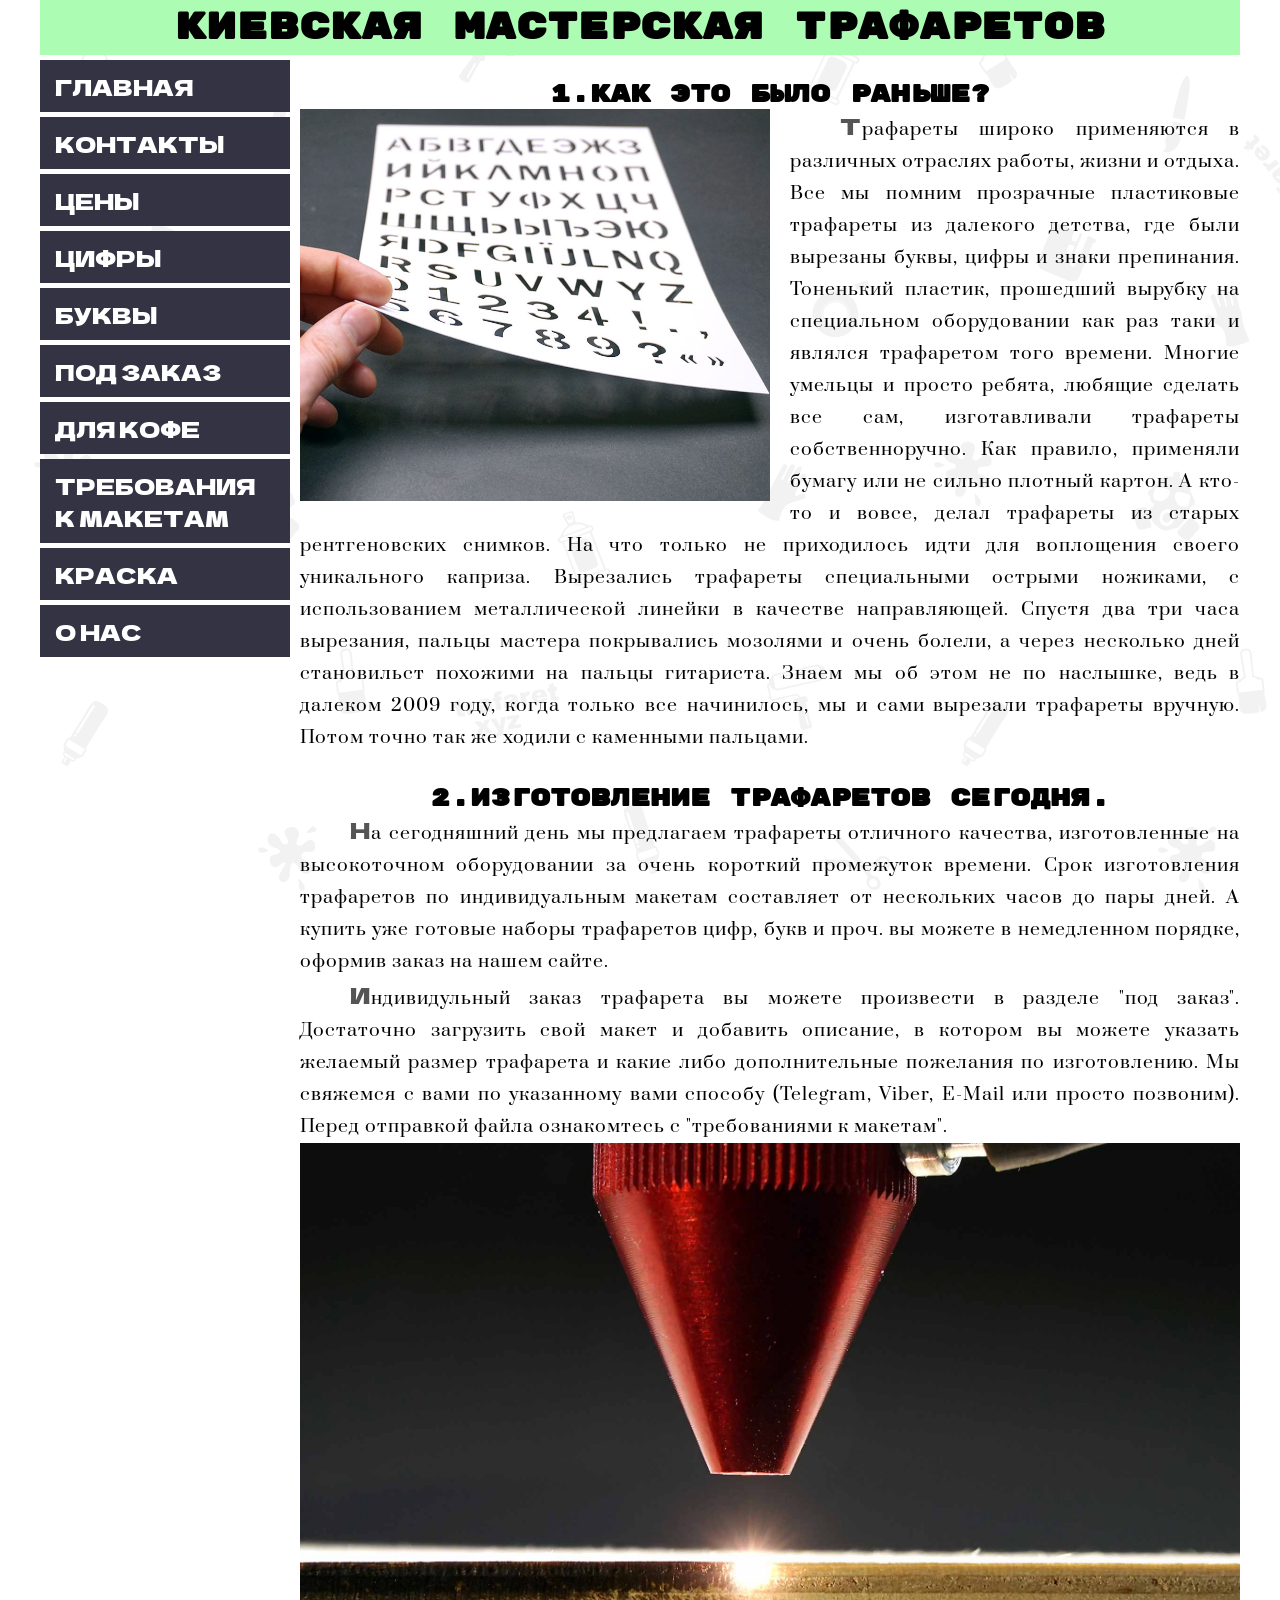
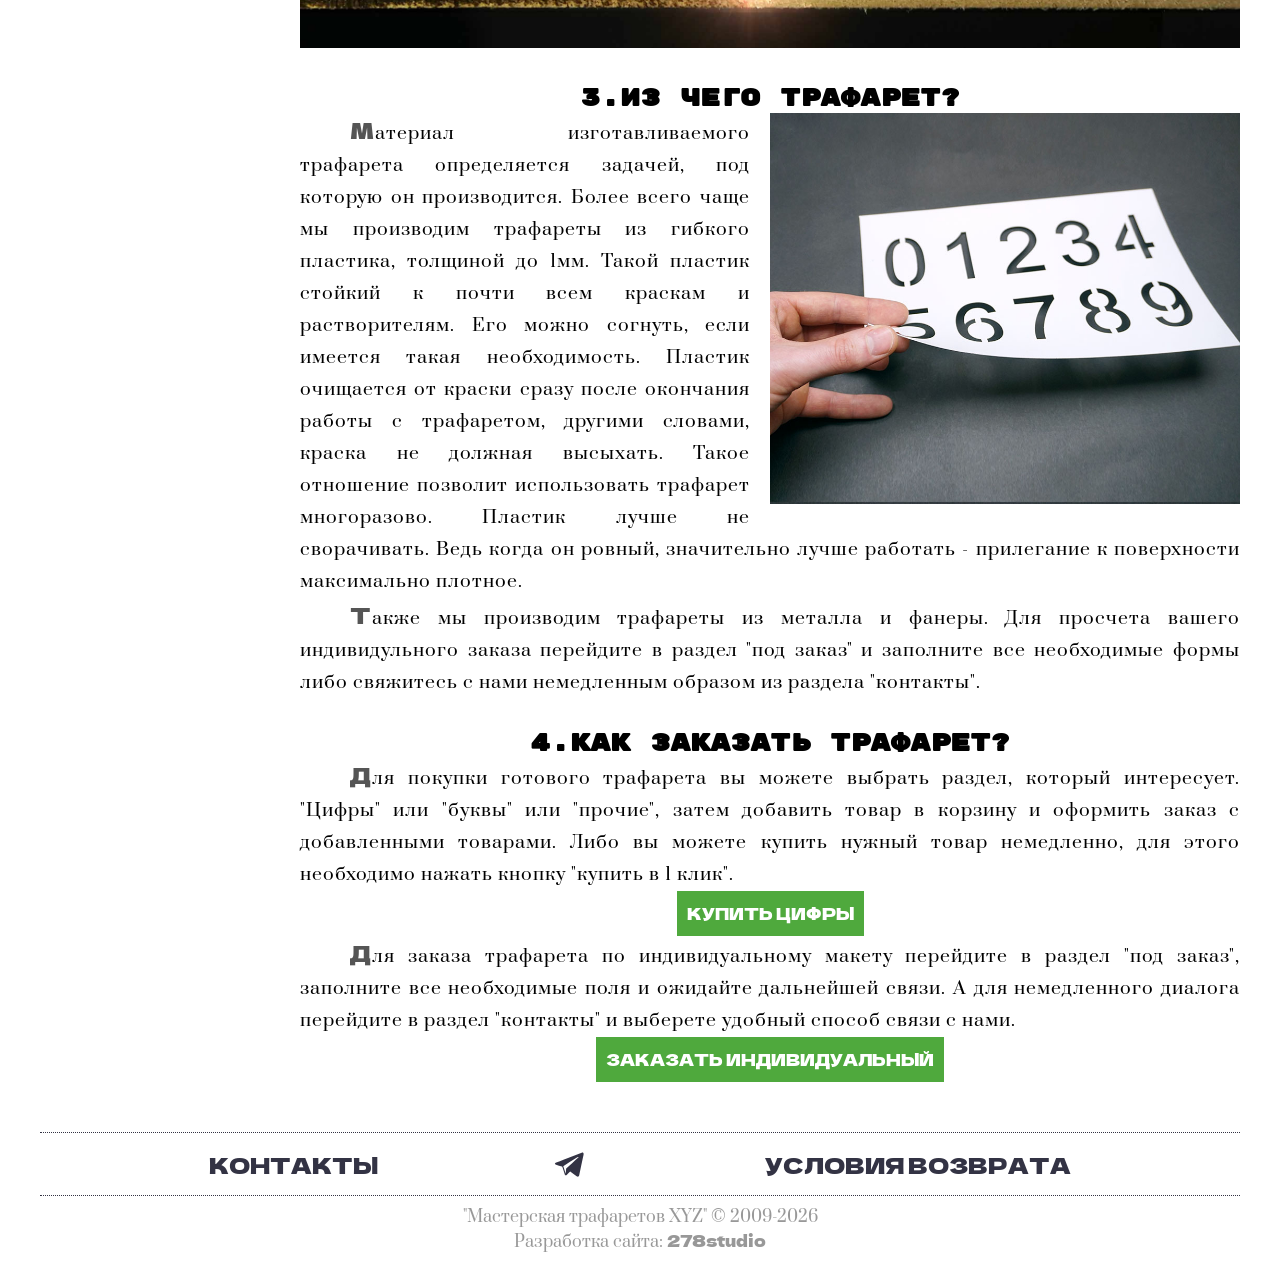
<file: index.html>
<!DOCTYPE html>
<html lang="ru">
  <head>
    <meta charset="UTF-8" />
    <meta http-equiv="X-UA-Compatible" content="IE=edge" />
    <meta name="viewport" content="width=device-width, initial-scale=1.0" />

    <meta property="og:image" content="img/10cm.jpeg" />
    <meta property="og:title" content="Изготовление трафаретов | Главная" />
    <meta property="og:site_name" content="Изготовление трафаретов. Киеве" />
    <meta
      property="og:description"
      content="Изготовление пластиковых трафаретов любой сложности. Мастерская трафаретов XYZ. Основано в 2009 году."
    />
    <link rel="stylesheet" href="./style.css" />
    <title>Изготовление трафаретов</title>
    <link rel="icon" type="image/png" href="/img/favicon.ico" />
  </head>
  <body>
    <div id="onloads"><img src="./img/logo_best.svg" alt="" /></div>
    <div id="mobile_menu_btn"></div>
    <header id="header">
      <div class="main_title_container">
        <h1 class="main_title">КИЕВСКАЯ МАСТЕРСКАЯ ТРАФАРЕТОВ</h1>
      </div>
      <menu>
        <nav id="navigation">
          <a href="/" class="nav_link" title="На главную">Главная</a>
          <a href="/contacts" class="nav_link" title="Контакты">Контакты</a>
          <a href="/prices" class="nav_link" title="Цены">Цены</a>
          <a
            href="/trafarety-cyfr"
            class="nav_link nav_link_archi"
            title="Трафареты цифр"
          >
            <span class="span_in_link">Трафареты<br /></span>Цифры
          </a>
          <a
            href="/trafarety-bukv"
            class="nav_link nav_link_archi"
            title="Трафареты букв"
            ><span class="span_in_link">Трафареты<br /></span>Буквы
          </a>
          <a
            href="/trafarety-pod-zakaz"
            class="nav_link nav_link_archi"
            title="Трафареты под заказ"
            ><span class="span_in_link">Трафареты<br /></span>Под заказ
          </a>
          <a
            href="/trafarety-dlia-kofe/"
            class="nav_link nav_link_archi"
            title="Для кофе, для ящиков и проч."
            ><span class="span_in_link">Трафареты<br /></span>Для кофе
          </a>
          <a
            href="/trebovania-k-maketam"
            class="nav_link"
            title="Как подготовить макет"
            >Требования к макетам</a
          >
          <a
            href="/trafaretnaya-kraska"
            class="nav_link"
            title="Краска для трафаретов"
            >Краска</a
          >
          <a href="/about" class="nav_link" title="Немного о нас">О нас</a>
        </nav>
      </menu>
    </header>
    <div class="mobile_greetings">
      <h1 class="main_title_mobile">КИЕВСКАЯ МАСТЕРСКАЯ ТРАФАРЕТОВ</h1>
    </div>
    <main>
      <article>
        <h2 class="first_h2_many">1.Как это было раньше?</h2>
        <p>
          <img
            src="/img/abc204.jpg"
            alt=""
            class="float_img"
            style="float: left; width: 50%; margin-right: 20px"
          />
          Трафареты широко применяются в различных отраслях работы, жизни и
          отдыха. Все мы помним прозрачные пластиковые трафареты из далекого
          детства, где были вырезаны буквы, цифры и знаки препинания. Тоненький
          пластик, прошедший вырубку на специальном оборудовании как раз таки и
          являлся трафаретом того времени. Многие умельцы и просто ребята,
          любящие сделать все сам, изготавливали трафареты собственноручно. Как
          правило, применяли бумагу или не сильно плотный картон. А кто-то и
          вовсе, делал трафареты из старых рентгеновских снимков. На что только
          не приходилось идти для воплощения своего уникального каприза.
          Вырезались трафареты специальными острыми ножиками, с использованием
          металлической линейки в качестве направляющей. Спустя два три часа
          вырезания, пальцы мастера покрывались мозолями и очень болели, а через
          несколько дней становильст похожими на пальцы гитариста. Знаем мы об
          этом не по наслышке, ведь в далеком 2009 году, когда только все
          начинилось, мы и сами вырезали трафареты вручную. Потом точно так же
          ходили с каменными пальцами.
        </p>
        <h2>2.Изготовление трафаретов сегодня.</h2>
        <p>
          На сегодняшний день мы предлагаем трафареты отличного качества,
          изготовленные на высокоточном оборудовании за очень короткий
          промежуток времени. Срок изготовления трафаретов по индивидуальным
          макетам составляет от нескольких часов до пары дней. А купить уже
          готовые наборы трафаретов цифр, букв и проч. вы можете в немедленном
          порядке, оформив заказ на нашем сайте.
        </p>
        <p>
          Индивидульный заказ трафарета вы можете произвести в разделе "под
          заказ". Достаточно загрузить свой макет и добавить описание, в котором
          вы можете указать желаемый размер трафарета и какие либо
          дополнительные пожелания по изготовлению. Мы свяжемся с вами по
          указанному вами способу (Telegram, Viber, E-Mail или просто позвоним).
          Перед отправкой файла ознакомтесь с "требованиями к макетам".
        </p>
        <img src="/img/how-to-laser-cut.jpg" alt="" style="width: 100%" />
        <h2>3.Из чего трафарет?</h2>
        <p>
          <img
            class="float_img"
            src="/img/cyf502.jpg"
            alt=""
            style="float: right; width: 50%; margin-left: 20px"
          />
          Материал изготавливаемого трафарета определяется задачей, под которую
          он производится. Более всего чаще мы производим трафареты из гибкого
          пластика, толщиной до 1мм. Такой пластик стойкий к почти всем краскам
          и растворителям. Его можно согнуть, если имеется такая необходимость.
          Пластик очищается от краски сразу после окончания работы с трафаретом,
          другими словами, краска не должная высыхать. Такое отношение позволит
          использовать трафарет многоразово. Пластик лучше не сворачивать. Ведь
          когда он ровный, значительно лучше работать - прилегание к поверхности
          максимально плотное.
        </p>
        <p>
          Также мы производим трафареты из металла и фанеры. Для просчета вашего
          индивидульного заказа перейдите в раздел "под заказ" и заполните все
          необходимые формы либо свяжитесь с нами немедленным образом из раздела
          "контакты".
        </p>
        <h2>4.Как заказать трафарет?</h2>
        <p>
          Для покупки готового трафарета вы можете выбрать раздел, который
          интересует. "Цифры" или "буквы" или "прочие", затем добавить товар в
          корзину и оформить заказ с добавленными товарами. Либо вы можете
          купить нужный товар немедленно, для этого необходимо нажать кнопку
          "купить в 1 клик".
        </p>
        <button class="price_button" title="Купить трафарет">
          <a href="/trafarety-cyfr/">КУПИТЬ ЦИФРЫ</a>
        </button>
        <p>
          Для заказа трафарета по индивидуальному макету перейдите в раздел "под
          заказ", заполните все необходимые поля и ожидайте дальнейшей связи. А
          для немедленного диалога перейдите в раздел "контакты" и выберете
          удобный способ связи с нами.
        </p>
        <button class="price_button" title="Купить трафарет">
          <a href="/trafarety-pod-zakaz/">ЗАКАЗАТЬ ИНДИВИДУАЛЬНЫЙ</a>
        </button>
      </article>
    </main>
    <footer>
      <div class="footer_info">
        <a href="/contacts/" class="footer_link">Контакты</a>
        <a
          href="https://t.me/trafaretxyz"
          target="_blank"
          class="footer_link footer_tlg"
        ></a>
        <a href="/usloviya-vozvrata/" class="footer_link"
          >Условия <br class="footer_mobile_break" />
          возврата</a
        >
      </div>
      <div class="footer_copy">
        <div>
          "Мастерская трафаретов XYZ" &copy; 2009-<span
            id="current_year"
          ></span>
        </div>
        <div>
          Разработка сайта:
          <a
            href="https://t.me/studio278"
            target="_blank"
            style="font-family: 'Delta'"
            >278studio</a
          >
        </div>
      </div>
    </footer>
    <script src="/script.js"></script>
  </body>
</html>
</file>
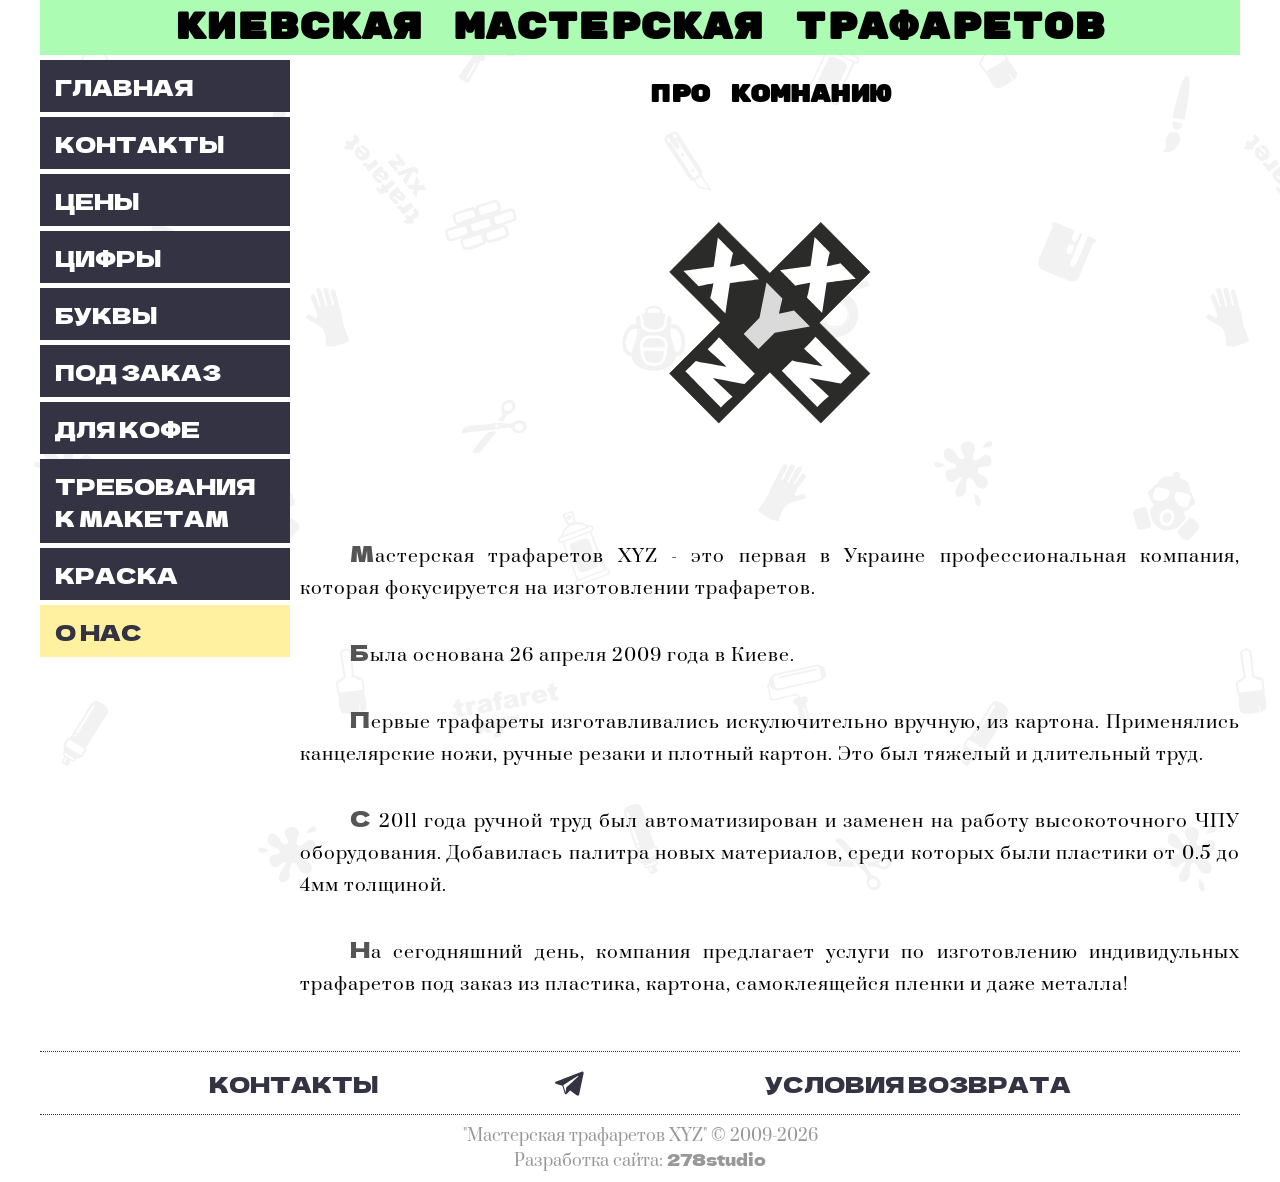
<file: about/index.html>
<!DOCTYPE html>
<html lang="ru">
  <head>
    <meta charset="UTF-8" />
    <meta http-equiv="X-UA-Compatible" content="IE=edge" />
    <meta name="viewport" content="width=device-width, initial-scale=1.0" />
    <meta property="og:image" content="/img/hipster.jpg" />
    <meta property="og:title" content="Изготовление трафаретов | О нас" />
    <meta property="og:site_name" content="Изготовление трафаретов. Киев." />
    <meta property="og:description" content="Про компанию. Немножечко." />
    <link rel="stylesheet" href="../style.css" />
    <link rel="stylesheet" href="./style.css" />
    <link rel="icon" type="image/png" href="/img/favicon.ico" />
    <title>О нас</title>
    <script type="application/ld+json">
      {
        "@context": "https://schema.org",
        "@type": "BreadcrumbList",
        "itemListElement": [
          {
            "@type": "ListItem",
            "position": 1,
            "item": {
              "@id": "https://test.trafaret.xyz",
              "name": "Главная"
            }
          },
          {
            "@type": "ListItem",
            "position": 2,
            "item": {
              "@id": "https://test.trafaret.xyz/about",
              "name": "Про компанию"
            }
          }
        ]
      }
    </script>
  </head>
  <body>
    <div id="onloads"><img src="/img/logo_best.svg" alt="" /></div>
    <div id="mobile_menu_btn"></div>
    <header id="header">
      <div class="main_title_container">
        <h1 class="main_title">КИЕВСКАЯ МАСТЕРСКАЯ ТРАФАРЕТОВ</h1>
      </div>
      <menu>
        <nav id="navigation">
          <a href="/" class="nav_link" title="На главную">Главная</a>
          <a href="/contacts" class="nav_link" title="Контакты">Контакты</a>
          <a href="/prices" class="nav_link" title="Цены">Цены</a>
          <a
            href="/trafarety-cyfr"
            class="nav_link nav_link_archi"
            title="Трафареты цифр"
          >
            <span class="span_in_link">Трафареты<br /></span>Цифры
          </a>
          <a
            href="/trafarety-bukv"
            class="nav_link nav_link_archi"
            title="Трафареты букв"
            ><span class="span_in_link">Трафареты<br /></span>Буквы
          </a>
          <a
            href="/trafarety-pod-zakaz"
            class="nav_link nav_link_archi"
            title="Трафареты под заказ"
            ><span class="span_in_link">Трафареты<br /></span>Под заказ
          </a>
          <a
            href="/trafarety-dlia-kofe"
            class="nav_link nav_link_archi"
            title="Для кофе, для ящиков и проч."
            ><span class="span_in_link">Трафареты<br /></span>Для кофе
          </a>
          <a
            href="/trebovania-k-maketam"
            class="nav_link"
            title="Как подготовить макет"
            >Требования к макетам</a
          >
          <a
            href="/trafaretnaya-kraska"
            class="nav_link"
            title="Краска для трафаретов"
            >Краска</a
          >
          <a href="/about" class="nav_link" title="Немного о нас">О нас</a>
        </nav>
      </menu>
    </header>
    <div class="mobile_greetings">
      <h1 class="main_title_mobile">КИЕВСКАЯ МАСТЕРСКАЯ ТРАФАРЕТОВ</h1>
    </div>
    <div class="wrapper_main">
      <main style="min-height: 70vh">
        <h2 class="first_h2_many">Про комнанию</h2>
        <img
          src="/img/logo_best.svg"
          style="margin: 100px auto; display: block"
          alt="логотип Мастерская трафаретов XYZ"
        />
        <p>
          Мастерская трафаретов XYZ - это первая в Украине профессиональная
          компания, которая фокусируется на изготовлении трафаретов.
        </p>
        <p>Была основана 26 апреля 2009 года в Киеве.</p>
        <p>
          Первые трафареты изготавливались искулючительно вручную, из картона.
          Применялись канцелярские ножи, ручные резаки и плотный картон. Это был
          тяжелый и длительный труд.
        </p>
        <p>
          C 2011 года ручной труд был автоматизирован и заменен на работу
          высокоточного ЧПУ оборудования. Добавилась палитра новых материалов,
          среди которых были пластики от 0.5 до 4мм толщиной.
        </p>
        <p>
          На сегодняшний день, компания предлагает услуги по изготовлению
          индивидульных трафаретов под заказ из пластика, картона, самоклеящейся
          пленки и даже металла!
        </p>
        <p></p>
      </main>
    </div>
    <footer>
      <div class="footer_info">
        <a href="/contacts/" class="footer_link">Контакты</a>
        <a
          href="https://t.me/trafaretxyz"
          target="_blank"
          class="footer_link footer_tlg"
        ></a>
        <a href="/usloviya-vozvrata/" class="footer_link"
          >Условия <br class="footer_mobile_break" />
          возврата</a
        >
      </div>
      <div class="footer_copy">
        <div>
          "Мастерская трафаретов XYZ" &copy; 2009-<span
            id="current_year"
          ></span>
        </div>
        <div>
          Разработка сайта:
          <a
            href="https://t.me/studio278"
            target="_blank"
            style="font-family: 'Delta'"
            >278studio</a
          >
        </div>
      </div>
    </footer>
    <script>
      var openArticle = false;
    </script>
    <script src="../script.js"></script>
  </body>
</html>
</file>
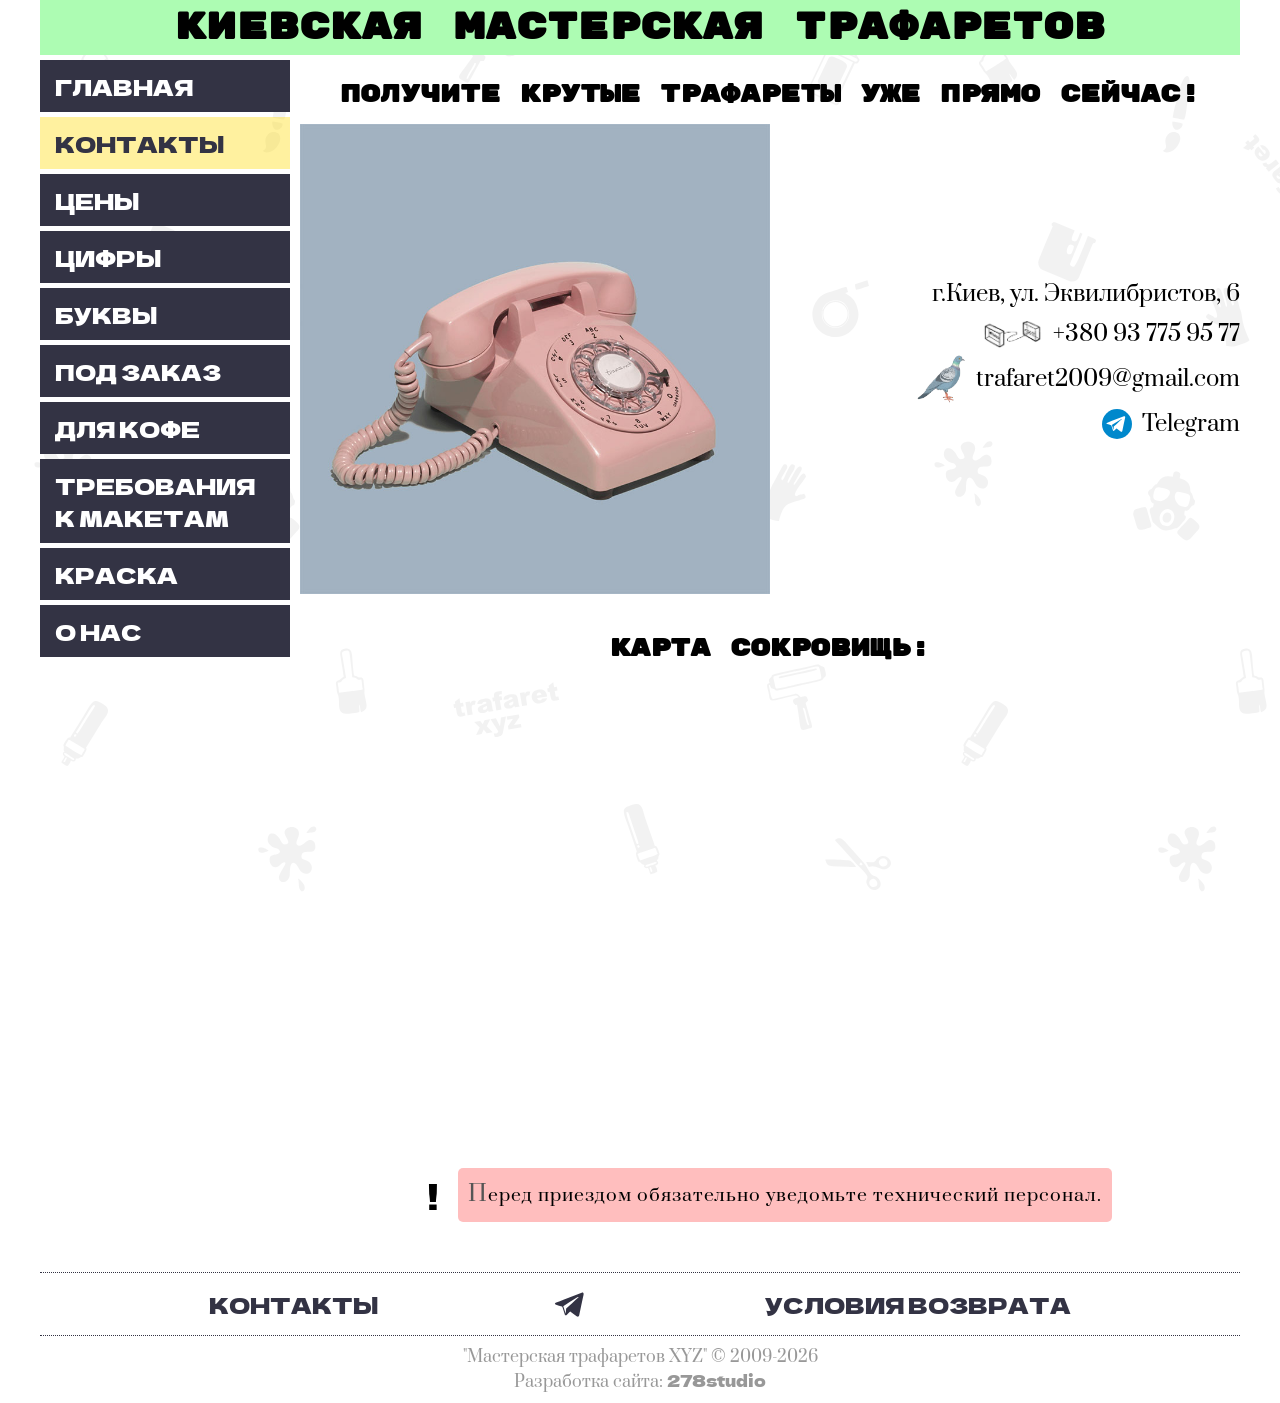
<file: contacts/index.html>
<!DOCTYPE html>
<html lang="ru">
  <head>
    <meta charset="UTF-8" />
    <meta http-equiv="X-UA-Compatible" content="IE=edge" />
    <meta name="viewport" content="width=device-width, initial-scale=1.0" />

    <meta property="og:image" content="/img/cyf503.jpg" />
    <meta property="og:title" content="Изготовление трафаретов | Контакты" />
    <meta property="og:site_name" content="Изготовление трафаретов. Киев." />
    <meta
      property="og:description"
      content="Свяжитесь с нами удобным способом. Изготовление пластиковых трафаретов любой сложности. Мастерская трафаретов XYZ. Основано в 2009 году."
    />
    <link rel="stylesheet" href="../style.css" />
    <link rel="stylesheet" href="./style.css" />
    <link rel="icon" type="image/png" href="/img/favicon.ico" />
    <title>Контакты</title>
    <script type="application/ld+json">
      {
        "@context": "https://schema.org",
        "@type": "BreadcrumbList",
        "itemListElement": [
          {
            "@type": "ListItem",
            "position": 1,
            "item": {
              "@id": "https://test.trafaret.xyz",
              "name": "Главная"
            }
          },
          {
            "@type": "ListItem",
            "position": 2,
            "item": {
              "@id": "https://test.trafaret.xyz/contacts",
              "name": "Контакты"
            }
          }
        ]
      }
    </script>
  </head>
  <body>
    <div id="onloads"><img src="/img/logo_best.svg" alt="" /></div>
    <div id="mobile_menu_btn"></div>
    <header id="header">
      <div class="main_title_container">
        <h1 class="main_title">КИЕВСКАЯ МАСТЕРСКАЯ ТРАФАРЕТОВ</h1>
        <!-- <p>основано в 2009</p> -->
      </div>
      <menu>
        <nav id="navigation">
          <a href="/" class="nav_link" title="На главную">Главная</a>
          <a href="/contacts" class="nav_link" title="Контакты">Контакты</a>
          <a href="/prices" class="nav_link" title="Цены">Цены</a>
          <a
            href="/trafarety-cyfr"
            class="nav_link nav_link_archi"
            title="Трафареты цифр"
          >
            <span class="span_in_link">Трафареты<br /></span>Цифры
          </a>
          <a
            href="/trafarety-bukv"
            class="nav_link nav_link_archi"
            title="Трафареты букв"
            ><span class="span_in_link">Трафареты<br /></span>Буквы
          </a>
          <a
            href="/trafarety-pod-zakaz"
            class="nav_link nav_link_archi"
            title="Трафареты под заказ"
            ><span class="span_in_link">Трафареты<br /></span>Под заказ
          </a>
          <a
            href="/trafarety-dlia-kofe/"
            class="nav_link nav_link_archi"
            title="Для кофе, для ящиков и проч."
            ><span class="span_in_link">Трафареты<br /></span>Для кофе
          </a>
          <a
            href="/trebovania-k-maketam"
            class="nav_link"
            title="Как подготовить макет"
            >Требования к макетам</a
          >
          <a
            href="/trafaretnaya-kraska"
            class="nav_link"
            title="Краска для трафаретов"
            >Краска</a
          >
          <a href="/about" class="nav_link" title="Немного о нас">О нас</a>
        </nav>
      </menu>
    </header>
    <div class="mobile_greetings">
      <h1 class="main_title_mobile">КИЕВСКАЯ МАСТЕРСКАЯ ТРАФАРЕТОВ</h1>
    </div>
    <div class="wrapper_main">
      <main>
        <h2 class="start_title">Получите крутые трафареты уже прямо сейчас!</h2>
        <img class="telephone_img" src="../img/telephone.jpg" alt="" />
        <div class="contacts_wrapper">
          <div class="address">г.Киев, ул. Эквилибристов, 6</div>
          <div class="telephone_number">
            <img src="../img/matches.png" alt="" class="matches" />
            <a href="tel:0937759577">+380 93 775 95 77</a>
          </div>
          <div class="email">
            <img src="../img/golub.png" alt="" class="golub_img" />
            <a href="mailto:trafaret2009@gmail.com">trafaret2009@gmail.com</a>
          </div>
          <div class="telegram">
            <img src="../img/tlg.svg" alt="" class="telegram_img" />
            <a href="https://t.me/trafaretxyz" target="_blank">Telegram</a>
          </div>
        </div>
        <h2 class="map">Карта сокровищь:</h2>

        <iframe
          src="https://www.google.com/maps/embed?pb=!1m18!1m12!1m3!1d440.33744024331855!2d30.667312386877473!3d50.4037466981805!2m3!1f0!2f0!3f0!3m2!1i1024!2i768!4f13.1!3m3!1m2!1s0x0%3A0xa518e8deecfa336f!2z0JzQsNGB0YLQtdGA0YHQutCw0Y8g0KLRgNCw0YTQsNGA0LXRgtC-0LIgWFla!5e0!3m2!1sru!2sua!4v1620821207809!5m2!1sru!2sua"
          width="100%"
          height="450"
          style="border: 0"
          allowfullscreen=""
          loading="lazy"
        ></iframe>
        <p class="after_map">
          Перед приездом обязательно уведомьте технический персонал.
        </p>
      </main>
    </div>
    <footer>
      <div class="footer_info">
        <a href="/contacts/" class="footer_link">Контакты</a>
        <a
          href="https://t.me/trafaretxyz"
          target="_blank"
          class="footer_link footer_tlg"
        ></a>
        <a href="/usloviya-vozvrata/" class="footer_link"
          >Условия <br class="footer_mobile_break" />
          возврата</a
        >
      </div>
      <div class="footer_copy">
        <div>
          "Мастерская трафаретов XYZ" &copy; 2009-<span
            id="current_year"
          ></span>
        </div>
        <div>
          Разработка сайта:
          <a
            href="https://t.me/studio278"
            target="_blank"
            style="font-family: 'Delta'"
            >278studio</a
          >
        </div>
      </div>
    </footer>
    <script src="../script.js"></script>
  </body>
</html>
</file>
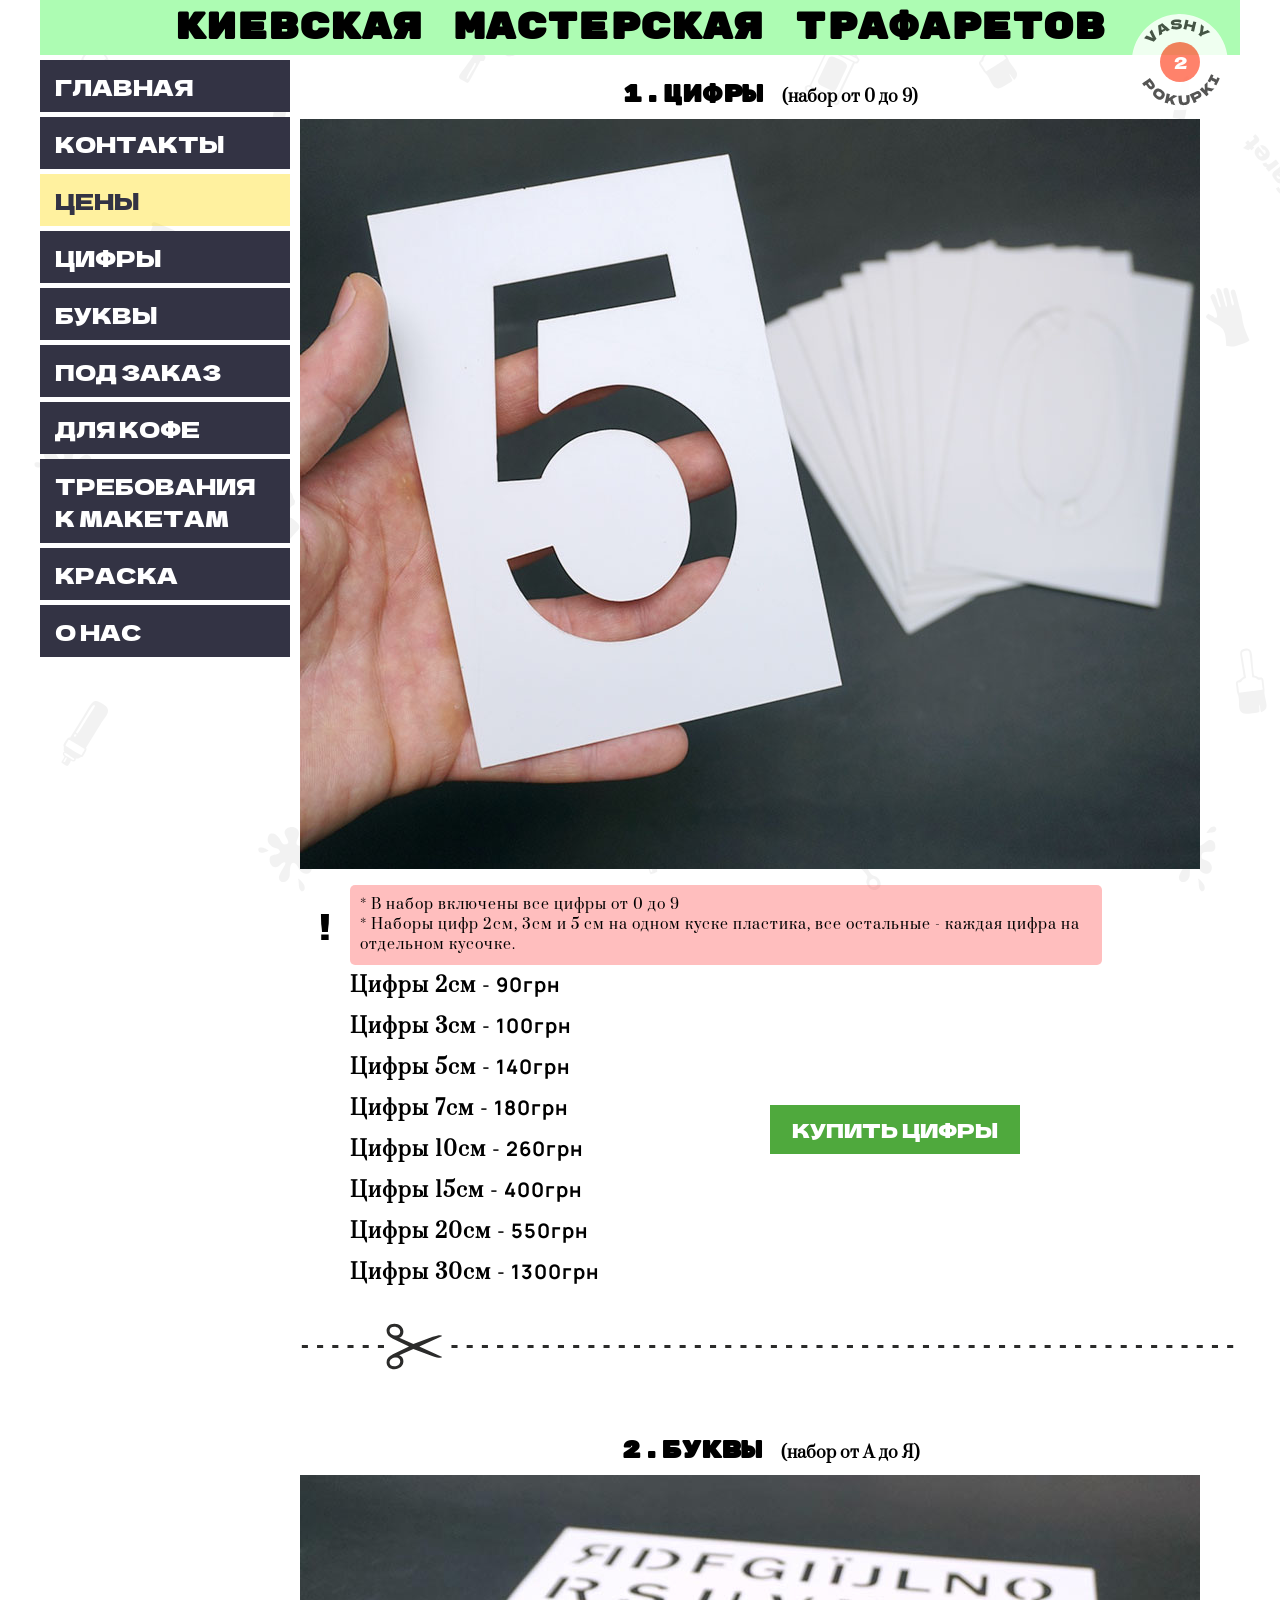
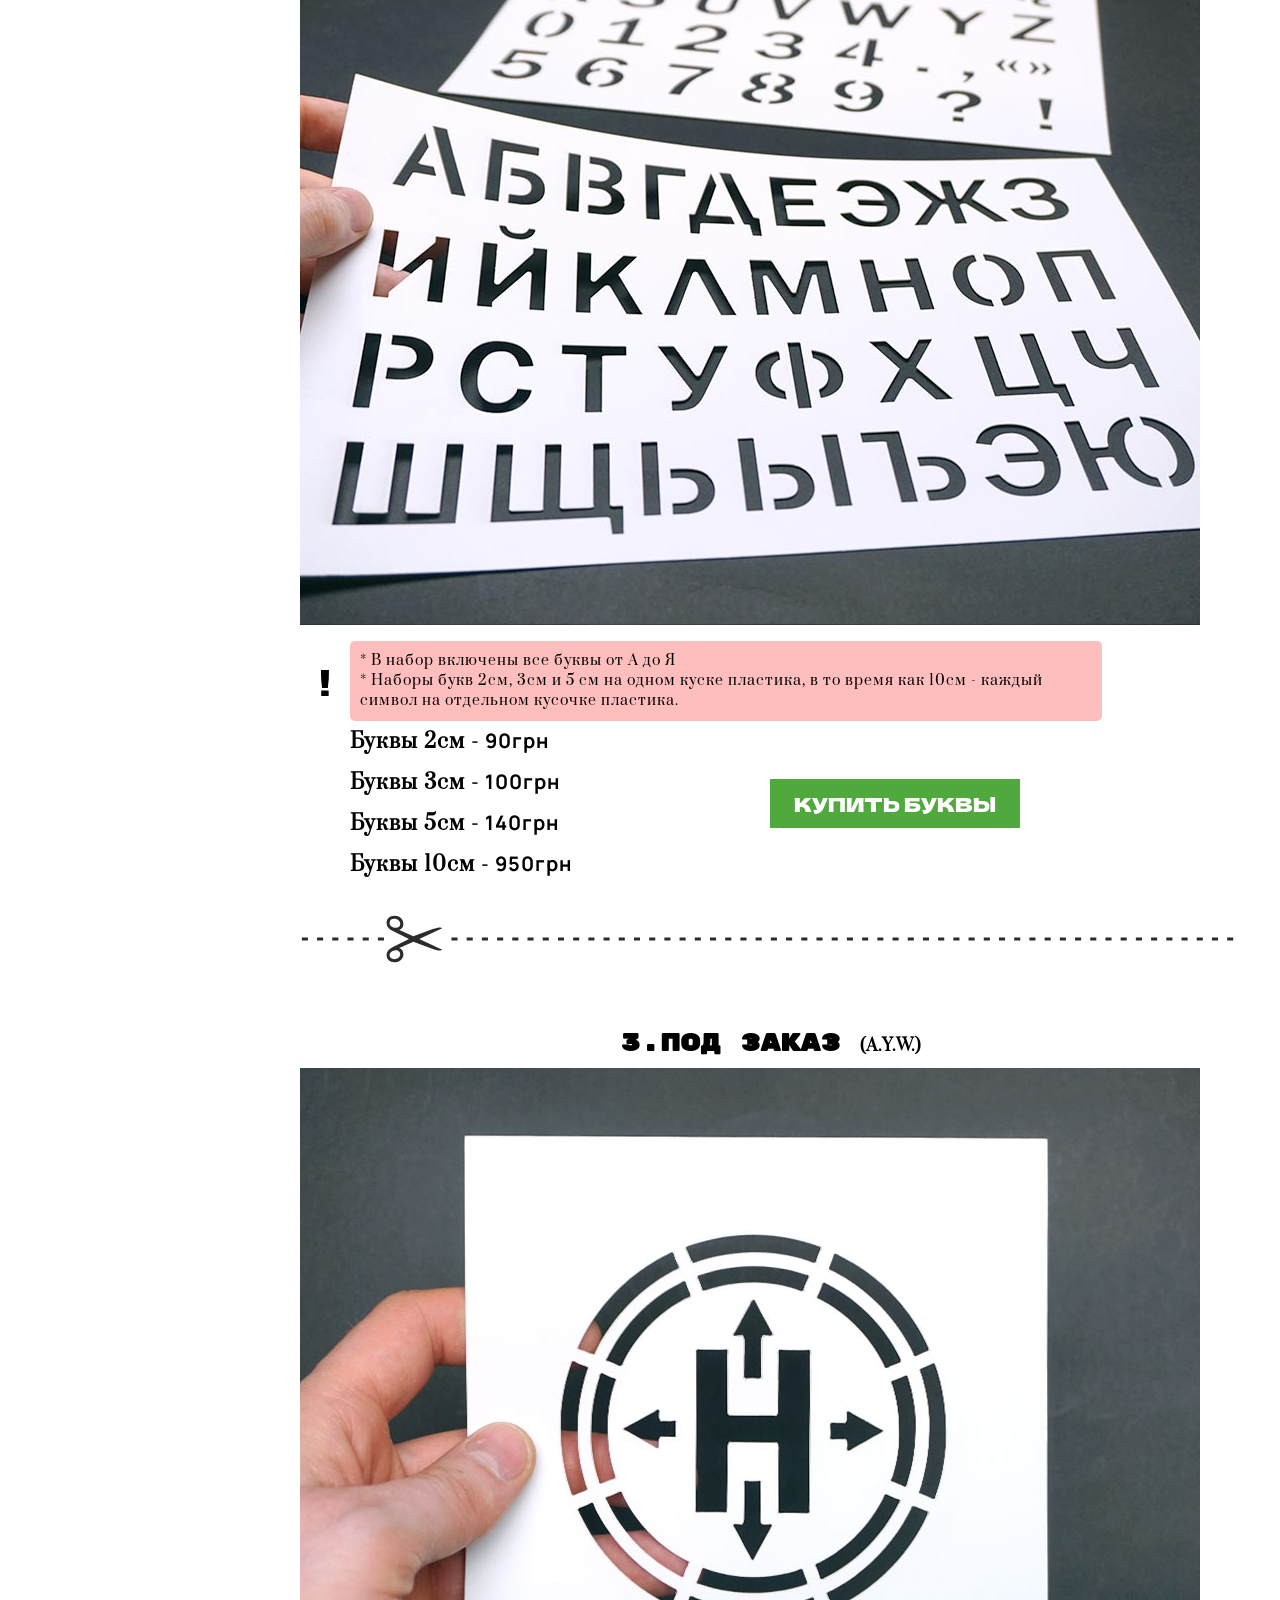
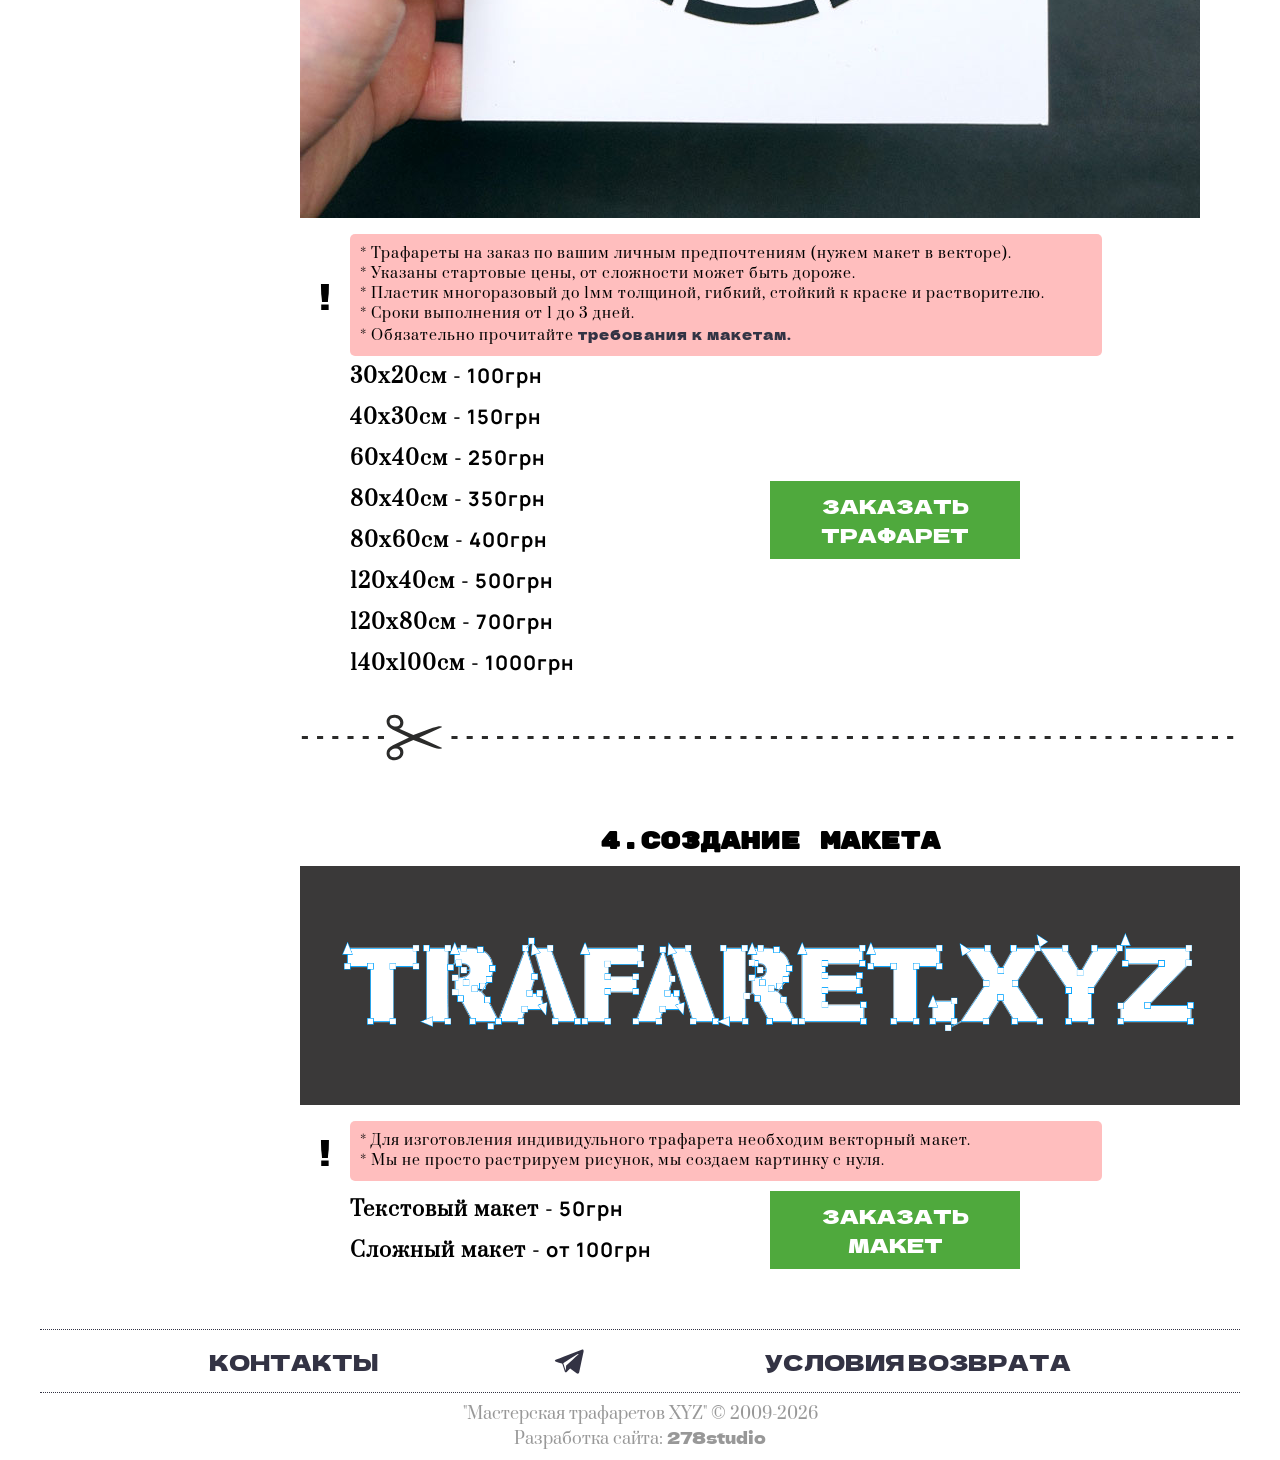
<file: prices/index.html>
<!DOCTYPE html>
<html lang="ru">
  <head>
    <meta charset="UTF-8" />
    <meta http-equiv="X-UA-Compatible" content="IE=edge" />
    <meta name="viewport" content="width=device-width, initial-scale=1.0" />
    <meta property="og:image" content="/img/cyf1002.jpg" />
    <meta property="og:title" content="Изготовление трафаретов | Цены" />
    <meta property="og:site_name" content="Изготовление трафаретов. Киев." />
    <meta
      property="og:description"
      content="Цены на пластиковые трафареты цифр, буквы и под заказ. Цены по созданию веркторых макетов."
    />
    <link rel="stylesheet" href="../style.css" />
    <link rel="stylesheet" href="./style.css" />
    <link rel="icon" type="image/png" href="/img/favicon.ico" />
    <title>Цены</title>
  </head>
  <body>
    <div id="onloads"><img src="/img/logo_best.svg" alt="" /></div>
    <div id="mobile_menu_btn"></div>
    <div id="pokupki" title="Go в корзину"><span>2</span></div>
    <header id="header">
      <div class="main_title_container">
        <h1 class="main_title">КИЕВСКАЯ МАСТЕРСКАЯ ТРАФАРЕТОВ</h1>
      </div>
      <menu>
        <nav id="navigation">
          <a href="/" class="nav_link" title="На главную">Главная</a>
          <a href="/contacts" class="nav_link" title="Контакты">Контакты</a>
          <a href="/prices" class="nav_link" title="Цены">Цены</a>
          <a
            href="/trafarety-cyfr"
            class="nav_link nav_link_archi"
            title="Трафареты цифр"
          >
            <span class="span_in_link">Трафареты<br /></span>Цифры
          </a>
          <a
            href="/trafarety-bukv"
            class="nav_link nav_link_archi"
            title="Трафареты букв"
            ><span class="span_in_link">Трафареты<br /></span>Буквы
          </a>
          <a
            href="/trafarety-pod-zakaz"
            class="nav_link nav_link_archi"
            title="Трафареты под заказ"
            ><span class="span_in_link">Трафареты<br /></span>Под заказ
          </a>
          <a
            href="/trafarety-dlia-kofe"
            class="nav_link nav_link_archi"
            title="Для кофе, для ящиков и проч."
            ><span class="span_in_link">Трафареты<br /></span>Для кофе
          </a>
          <a
            href="/trebovania-k-maketam"
            class="nav_link"
            title="Как подготовить макет"
            >Требования к макетам</a
          >
          <a
            href="/trafaretnaya-kraska"
            class="nav_link"
            title="Краска для трафаретов"
            >Краска</a
          >
          <a href="/about" class="nav_link" title="Немного о нас">О нас</a>
        </nav>
      </menu>
    </header>
    <div class="mobile_greetings">
      <h1 class="main_title_mobile">КИЕВСКАЯ МАСТЕРСКАЯ ТРАФАРЕТОВ</h1>
    </div>
    <div class="wrapper_main">
      <main>
        <article>
          <!-- <h1 class="start_title">Наши цены</h1> -->
          <h2 class="first_h2_many">
            1.Цифры <span style="font-size: 16px">(набор от 0 до 9)</span>
          </h2>
          <img
            src="/img/cyf1002.jpg"
            alt="Трафареты цифр"
            style="max-width: 100%"
            title="трафареты цифр 10см"
          />
          <p class="after_map">
            * В набор включены все цифры от 0 до 9 <br />* Наборы цифр 2см, 3см
            и 5 см на одном куске пластика, все остальные - каждая цифра на
            отдельном кусочке.
          </p>
          <div class="price_block_wrapper">
            <div class="prices_list">
              <h4>Цифры 2см - <b>90грн</b></h4>
              <h4>Цифры 3см - <b>100грн</b></h4>
              <h4>Цифры 5см - <b>140грн</b></h4>
              <h4>Цифры 7см - <b>180грн</b></h4>
              <h4>Цифры 10см - <b>260грн</b></h4>
              <h4>Цифры 15см - <b>400грн</b></h4>
              <h4>Цифры 20см - <b>550грн</b></h4>
              <h4>Цифры 30см - <b>1300грн</b></h4>
            </div>

            <button class="price_button" title="Купить трафарет">
              <a href="/trafarety-cyfr/">КУПИТЬ ЦИФРЫ</a>
            </button>
          </div>

          <img
            src="../img/scissors.svg"
            alt=""
            style="width: 100%"
            class="scissors"
          />
          <h2>
            2.Буквы <span style="font-size: 16px">(набор от А до Я)</span>
          </h2>
          <img
            src="/img/abc303.jpg"
            alt="трафареты букв"
            title="трафареты всех букв 3см"
            style="max-width: 100%"
          />
          <p class="after_map">
            * В набор включены все буквы от А до Я <br />* Наборы букв 2см, 3см
            и 5 см на одном куске пластика, в то время как 10см - каждый символ
            на отдельном кусочке пластика.
          </p>
          <div class="price_block_wrapper">
            <div class="prices_list">
              <h4>Буквы 2см - <b>90грн</b></h4>
              <h4>Буквы 3см - <b>100грн</b></h4>
              <h4>Буквы 5см - <b>140грн</b></h4>
              <h4>Буквы 10см - <b>950грн</b></h4>
            </div>
            <button class="price_button" title="Купить трафарет">
              <a href="/trafarety-bukv/">КУПИТЬ БУКВЫ</a>
            </button>
          </div>

          <img
            src="../img/scissors.svg"
            alt=""
            style="width: 100%"
            class="scissors"
          />
          <h2>3.Под заказ <span style="font-size: 16px">(A.Y.W.)</span></h2>
          <img
            src="/img/box_hygro.jpg"
            alt="трафарет под заказ"
            title="трафареты под заказ из пластика"
            style="max-width: 100%"
          />
          <p class="after_map">
            * Трафареты на заказ по вашим личным предпочтениям (нужем макет в
            векторе).<br />
            * Указаны стартовые цены, от сложности может быть дороже. <br />
            * Пластик многоразовый до 1мм толщиной, гибкий, стойкий к краске и
            растворителю. <br />
            * Сроки выполнения от 1 до 3 дней.<br />
            * Обязательно прочитайте
            <a href="/trebovania-k-maketam/">требования к макетам.</a>
          </p>
          <div class="price_block_wrapper">
            <div class="prices_list">
              <h4>30х20см - <b>100грн</b></h4>
              <h4>40х30см - <b>150грн</b></h4>
              <h4>60х40см - <b>250грн</b></h4>
              <h4>80х40см - <b>350грн</b></h4>
              <h4>80х60см - <b>400грн</b></h4>
              <h4>120х40см - <b>500грн</b></h4>
              <h4>120х80см - <b>700грн</b></h4>
              <h4>140х100см - <b>1000грн</b></h4>
            </div>
            <button class="price_button" title="Купить трафарет">
              <a href="/trafarety-pod-zakaz/">ЗАКАЗАТЬ ТРАФАРЕТ</a>
            </button>
          </div>
          <img
            src="../img/scissors.svg"
            alt=""
            style="width: 100%"
            class="scissors"
          />
          <!-- макеты -->
          <h2>4.Создание макета</h2>
          <img
            src="/img/trafaretxyzmockup.png"
            alt="макет векторный для трафарета"
            title="трафарет под заказ"
            style="max-width: 100%"
          />
          <p class="after_map">
            * Для изготовления индивидульного трафарета необходим векторный
            макет.<br />
            * Мы не просто растрируем рисунок, мы создаем картинку с нуля.
          </p>
          <div class="price_block_wrapper">
            <div class="prices_list">
              <h4>Текстовый макет - <b>50грн</b></h4>
              <h4>Сложный макет - <b>от 100грн</b></h4>
            </div>
            <button class="price_button" title="Купить трафарет">
              <a href="/trafarety-pod-zakaz/">ЗАКАЗАТЬ МАКЕТ</a>
            </button>
          </div>
        </article>
      </main>
    </div>
    <footer>
      <div class="footer_info">
        <a href="/contacts/" class="footer_link">Контакты</a>
        <a
          href="https://t.me/trafaretxyz"
          target="_blank"
          class="footer_link footer_tlg"
        ></a>
        <a href="/usloviya-vozvrata/" class="footer_link"
          >Условия <br class="footer_mobile_break" />
          возврата</a
        >
      </div>
      <div class="footer_copy">
        <div>
          "Мастерская трафаретов XYZ" &copy; 2009-<span
            id="current_year"
          ></span>
        </div>
        <div>
          Разработка сайта:
          <a
            href="https://t.me/studio278"
            target="_blank"
            style="font-family: 'Delta'"
            >278studio</a
          >
        </div>
      </div>
    </footer>
    <script>
      var openArticle = false;
    </script>
    <script src="../script.js"></script>
  </body>
</html>
</file>
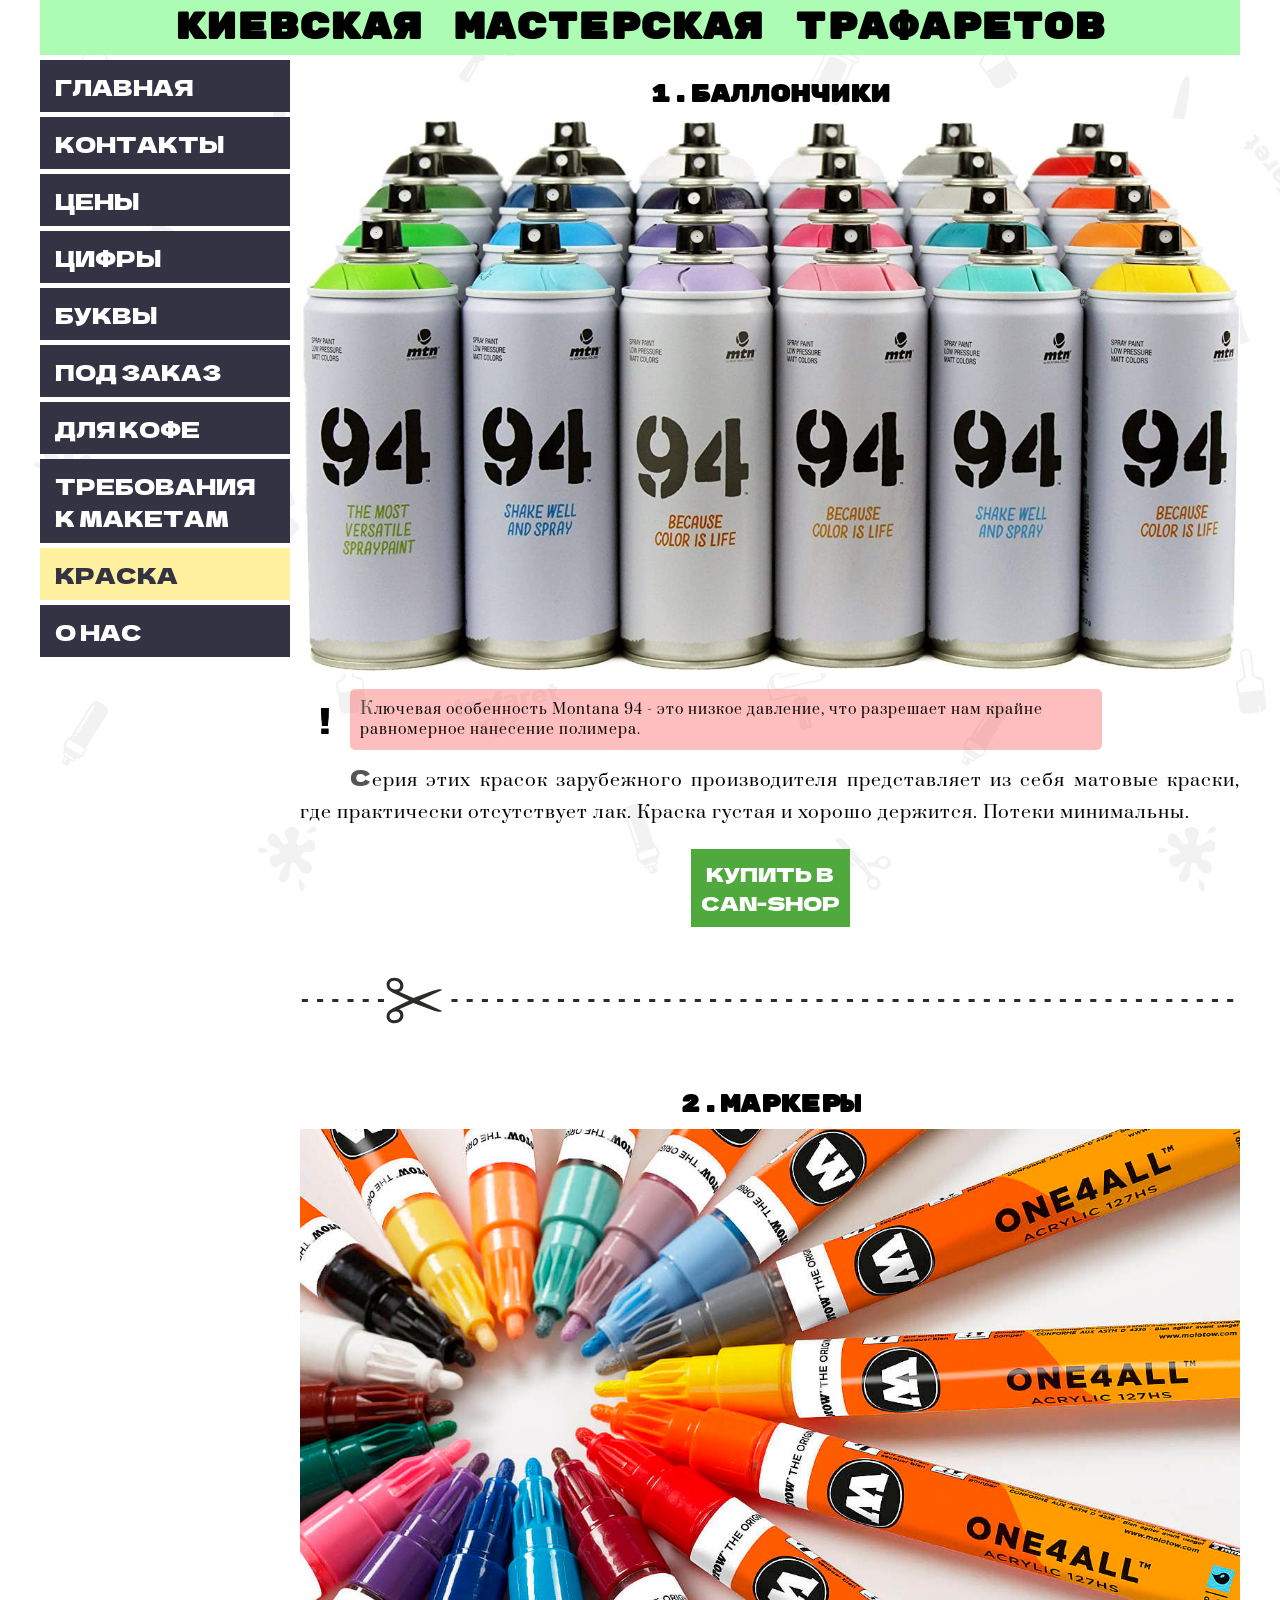
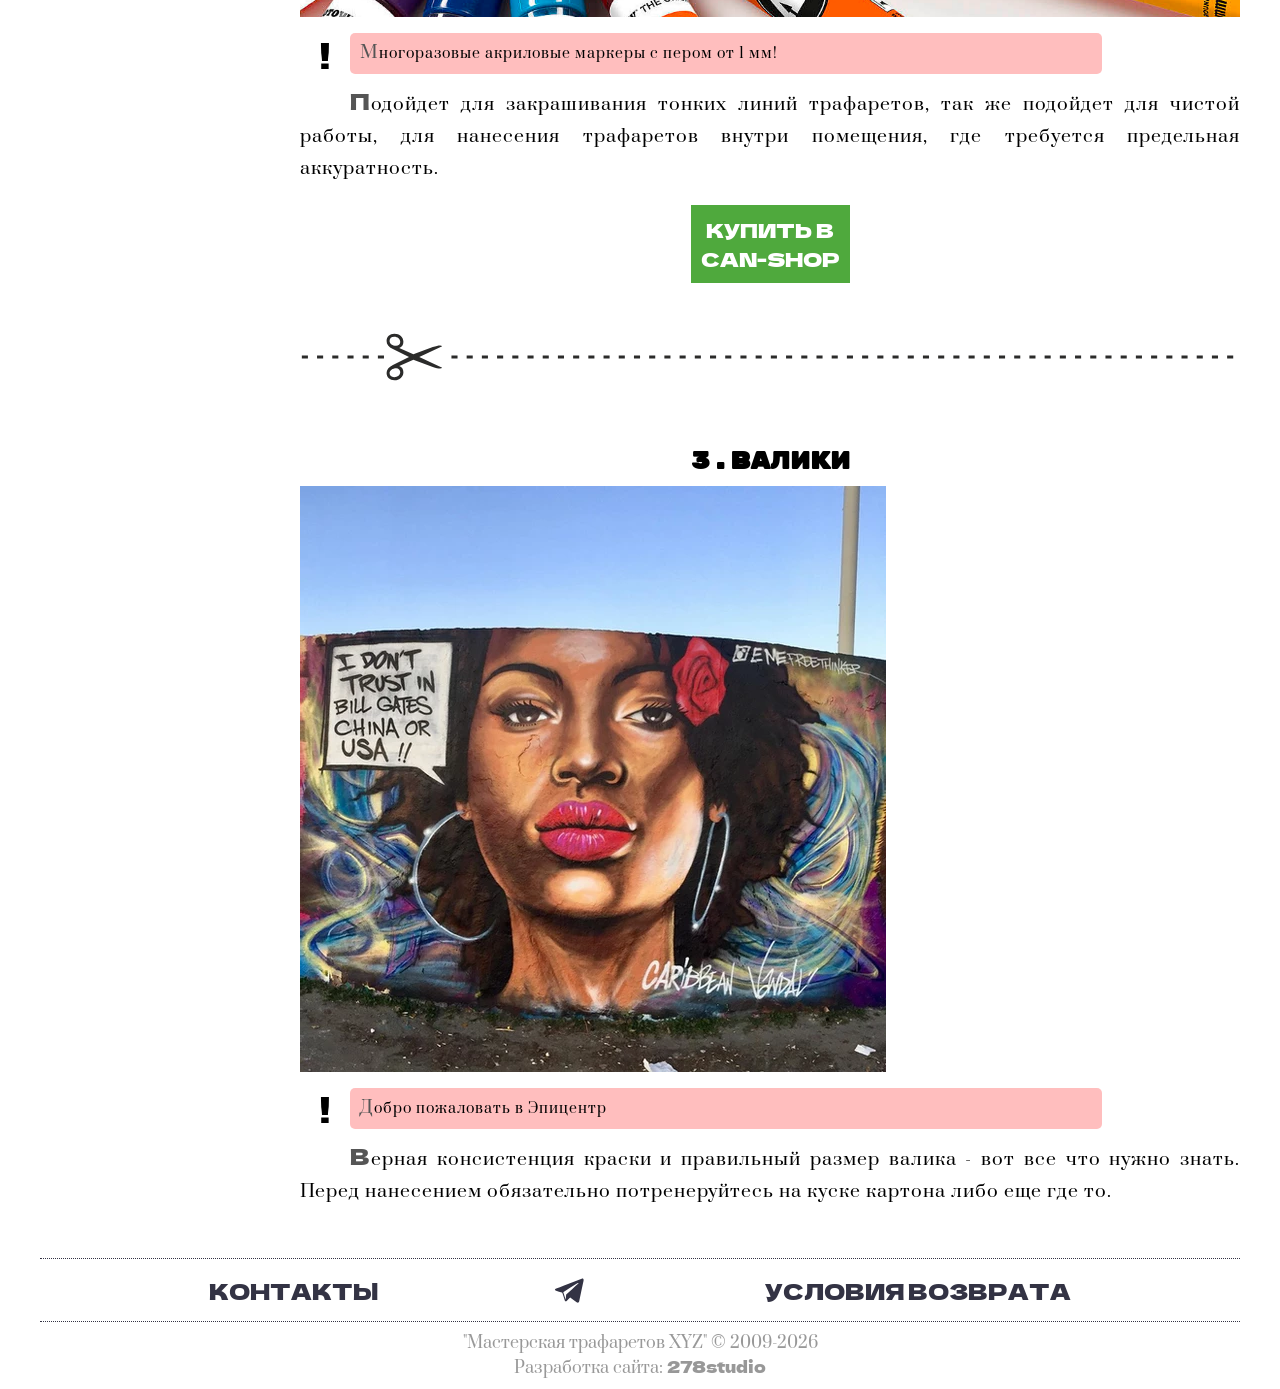
<file: trafaretnaya-kraska/index.html>
<!DOCTYPE html>
<html lang="ru">
  <head>
    <meta charset="UTF-8" />
    <meta http-equiv="X-UA-Compatible" content="IE=edge" />
    <meta name="viewport" content="width=device-width, initial-scale=1.0" />
    <meta property="og:image" content="/img/montana94.jpg" />
    <meta property="og:title" content="Изготовление трафаретов | Краска" />
    <meta property="og:site_name" content="Изготовление трафаретов. Киев." />
    <meta
      property="og:description"
      content="Какую краску для трафаретов рекомендуем?"
    />
    <link rel="stylesheet" href="../style.css" />
    <link rel="stylesheet" href="./style.css" />
    <link rel="icon" type="image/png" href="/img/favicon.ico" />
    <title>Краска трафаретная</title>
  </head>
  <body>
    <div id="onloads"><img src="/img/logo_best.svg" alt="" /></div>
    <div id="mobile_menu_btn"></div>
    <header id="header">
      <div class="main_title_container">
        <h1 class="main_title">КИЕВСКАЯ МАСТЕРСКАЯ ТРАФАРЕТОВ</h1>
      </div>
      <menu>
        <nav id="navigation">
          <a href="/" class="nav_link" title="На главную">Главная</a>
          <a href="/contacts" class="nav_link" title="Контакты">Контакты</a>
          <a href="/prices" class="nav_link" title="Цены">Цены</a>
          <a
            href="/trafarety-cyfr"
            class="nav_link nav_link_archi"
            title="краска трафаретная"
          >
            <span class="span_in_link">Трафареты<br /></span>Цифры
          </a>
          <a
            href="/trafarety-bukv"
            class="nav_link nav_link_archi"
            title="Трафареты букв"
            ><span class="span_in_link">Трафареты<br /></span>Буквы
          </a>
          <a
            href="/trafarety-pod-zakaz"
            class="nav_link nav_link_archi"
            title="Трафареты под заказ"
            ><span class="span_in_link">Трафареты<br /></span>Под заказ
          </a>
          <a
            href="/trafarety-dlia-kofe"
            class="nav_link nav_link_archi"
            title="Для кофе, для ящиков и проч."
            ><span class="span_in_link">Трафареты<br /></span>Для кофе
          </a>
          <a
            href="/trebovania-k-maketam"
            class="nav_link"
            title="Как подготовить макет"
            >Требования к макетам</a
          >
          <a
            href="/trafaretnaya-kraska"
            class="nav_link"
            title="Краска для трафаретов"
            >Краска</a
          >
          <a href="/about" class="nav_link" title="Немного о нас">О нас</a>
        </nav>
      </menu>
    </header>
    <div class="mobile_greetings">
      <h1 class="main_title_mobile">КИЕВСКАЯ МАСТЕРСКАЯ ТРАФАРЕТОВ</h1>
    </div>
    <div class="wrapper_main">
      <main>
        <article>
          <!-- <h1 class="start_title">Наши цены</h1> -->
          <h2 class="first_h2_many">1.Баллончики</h2>
          <img
            src="/img/montana94.jpg"
            alt="баллончики монтана 94"
            style="max-width: 100%"
            title="баллончики монтана 94"
          />
          <div>
            <p class="after_map">
              Ключевая особенность Montana 94 - это низкое давление, что
              разрешает нам крайне равномерное нанесение полимера.
            </p>
            <p style="margin-top: 10px">
              Серия этих красок зарубежного производителя представляет из себя
              матовые краски, где практически отсутствует лак. Краска густая и
              хорошо держится. Потеки минимальны.
            </p>

            <button
              class="price_button"
              title="купить краску"
              style="margin: 20px auto"
            >
              <a href="http://canshop.com.ua/ru/" target="_blank"
                >КУПИТЬ В <br />CAN-SHOP</a
              >
            </button>
          </div>
          <img
            src="../img/scissors.svg"
            alt=""
            style="width: 100%"
            class="scissors"
          />
          <h2>2.Маркеры</h2>
          <img
            src="/img/molotow.jpeg"
            alt="краска трафаретная"
            style="max-width: 100%"
            title="краска трафаретная"
          />
          <div>
            <p class="after_map">
              Многоразовые акриловые маркеры с пером от 1 мм!
            </p>
            <p style="margin-top: 10px">
              Подойдет для закрашивания тонких линий трафаретов, так же подойдет
              для чистой работы, для нанесения трафаретов внутри помещения, где
              требуется предельная аккуратность.
            </p>

            <button
              class="price_button"
              title="купить краску"
              style="margin: 20px auto"
            >
              <a
                href="http://canshop.com.ua/ru/product-category/markers/"
                target="_blank"
                >КУПИТЬ В <br />CAN-SHOP</a
              >
            </button>
          </div>
          <img
            src="../img/scissors.svg"
            alt=""
            style="width: 100%"
            class="scissors"
          />
          <h2>3.Валики</h2>
          <img
            src="/img/valiki.webp"
            alt="краска трафаретная"
            style="max-width: 100%"
            title="краска трафаретная"
          />
          <div>
            <p class="after_map">Добро пожаловать в Эпицентр</p>
            <p style="margin-top: 10px">
              Верная консистенция краски и правильный размер валика - вот все
              что нужно знать. Перед нанесением обязательно потренеруйтесь на
              куске картона либо еще где то.
            </p>
          </div>
        </article>
      </main>
    </div>
    <footer>
      <div class="footer_info">
        <a href="/contacts/" class="footer_link">Контакты</a>
        <a
          href="https://t.me/trafaretxyz"
          target="_blank"
          class="footer_link footer_tlg"
        ></a>
        <a href="/usloviya-vozvrata/" class="footer_link"
          >Условия <br class="footer_mobile_break" />
          возврата</a
        >
      </div>
      <div class="footer_copy">
        <div>
          "Мастерская трафаретов XYZ" &copy; 2009-<span
            id="current_year"
          ></span>
        </div>
        <div>
          Разработка сайта:
          <a
            href="https://t.me/studio278"
            target="_blank"
            style="font-family: 'Delta'"
            >278studio</a
          >
        </div>
      </div>
    </footer>
    <script>
      var openArticle = false;
    </script>
    <script src="../script.js"></script>
  </body>
</html>
</file>
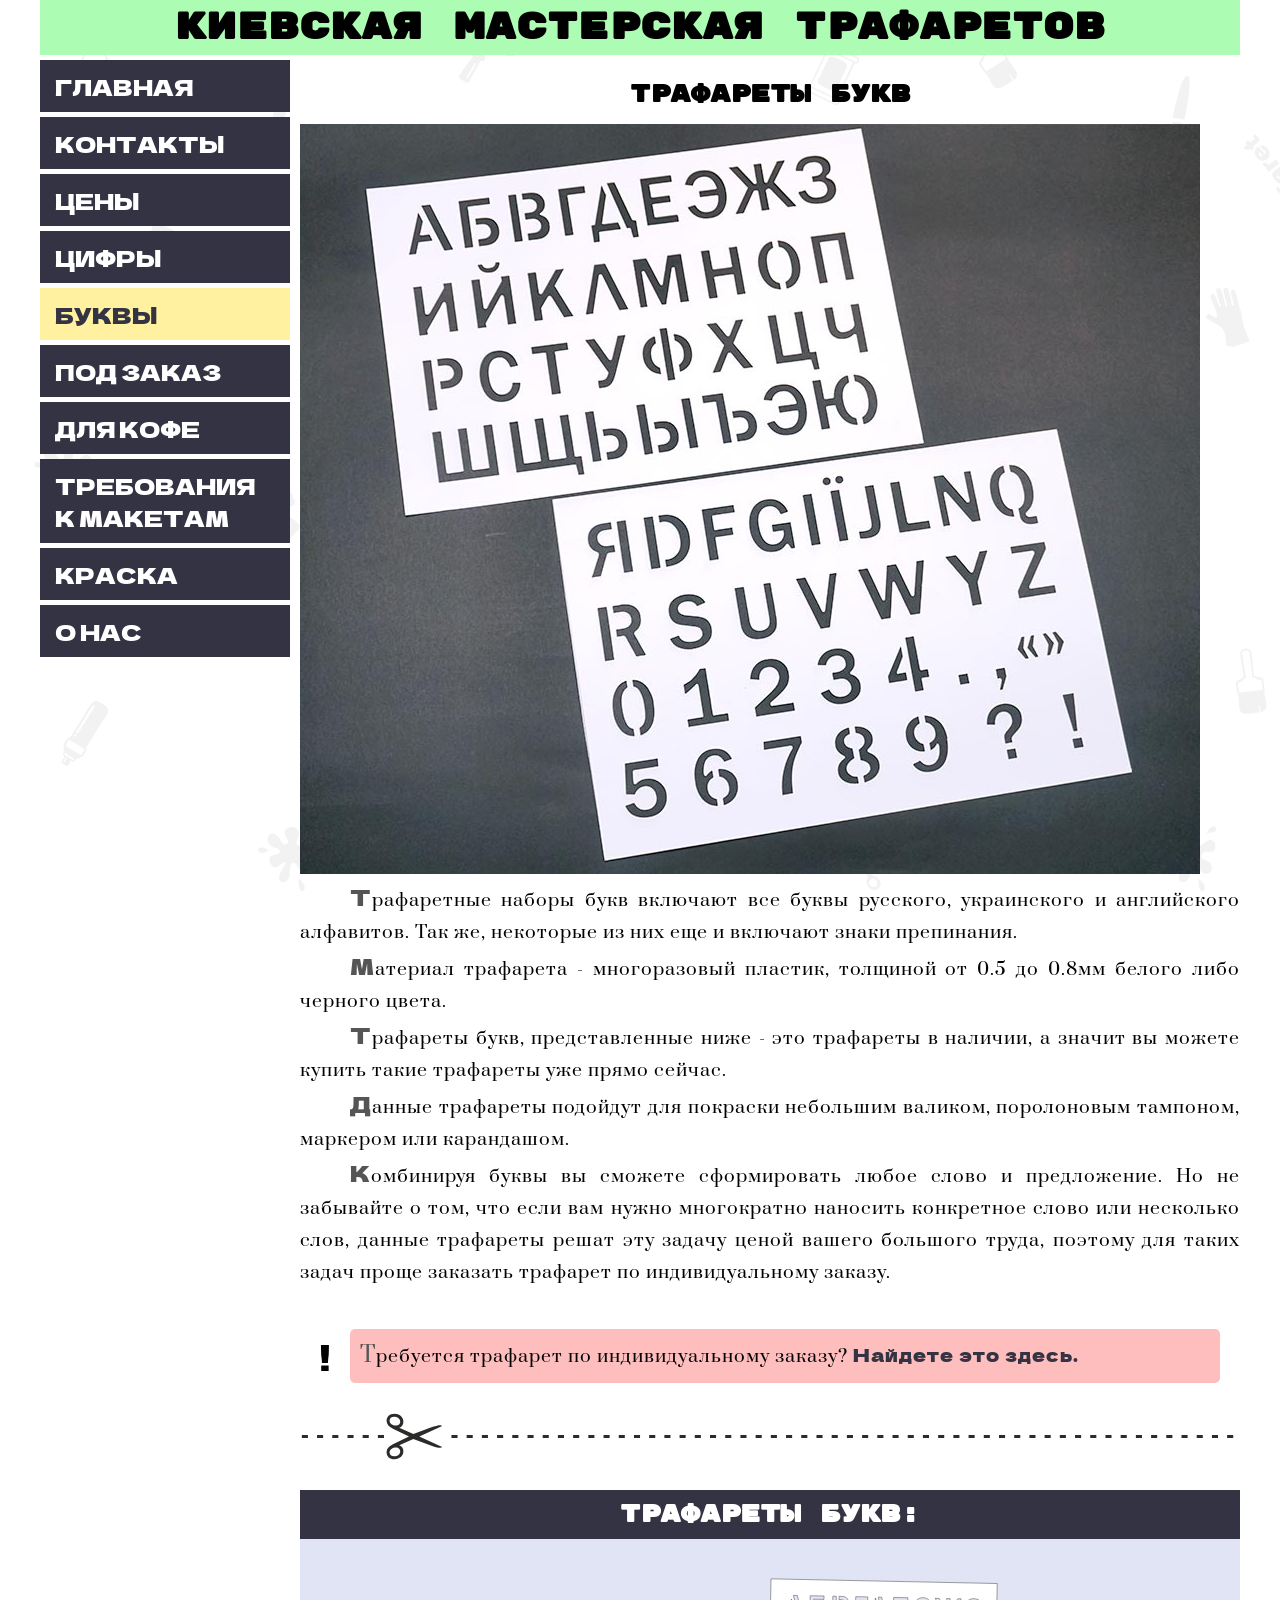
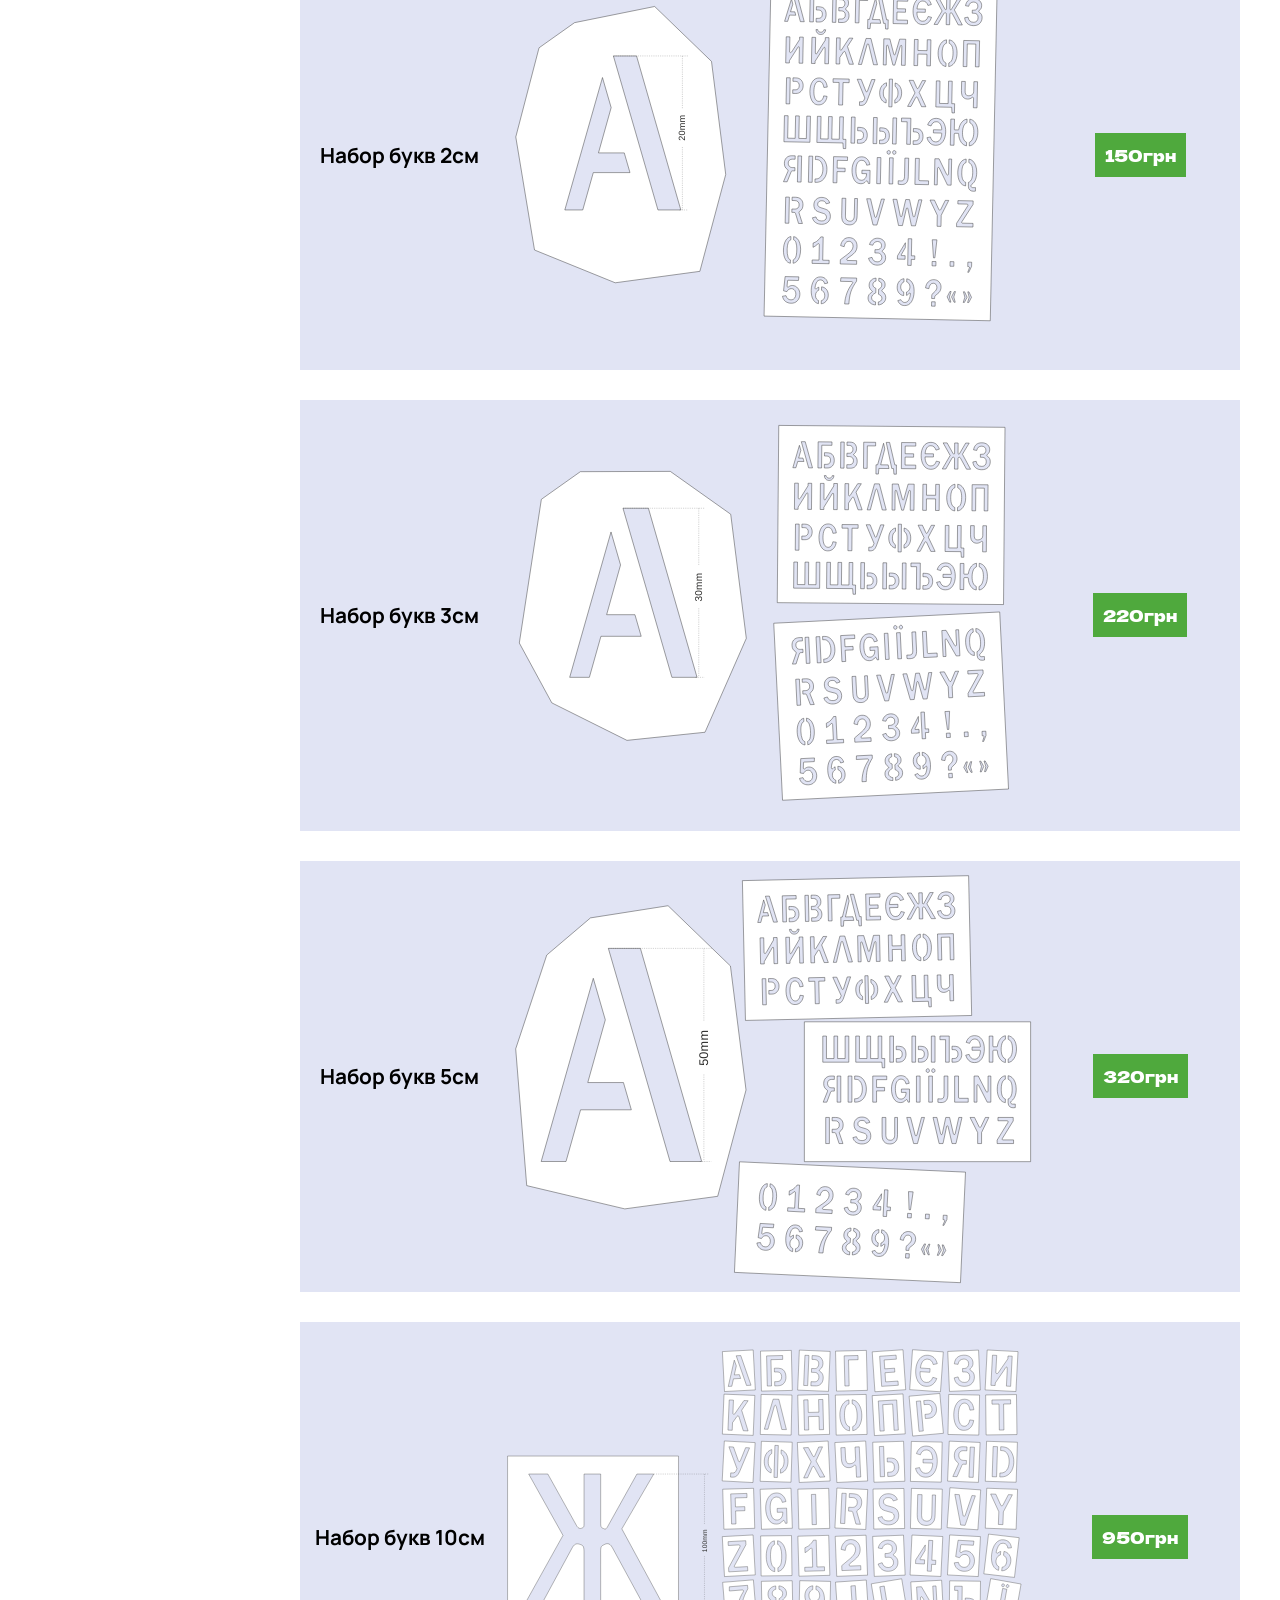
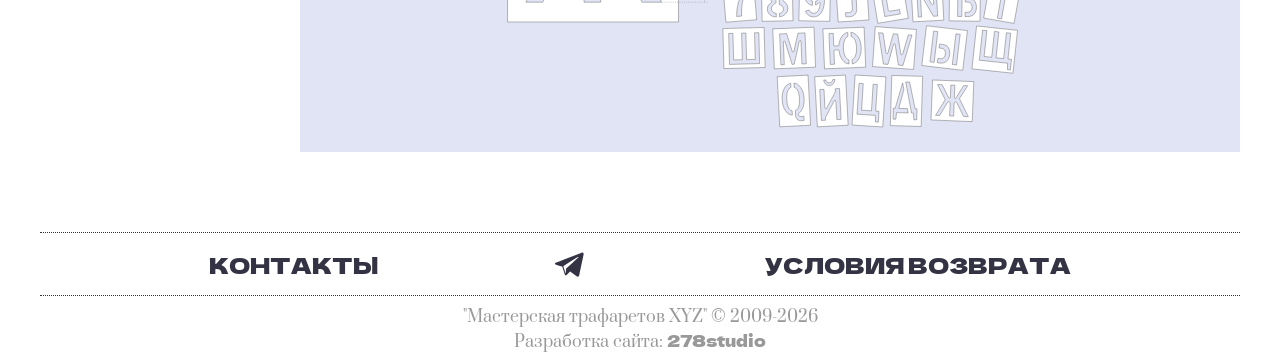
<file: trafarety-bukv/index.html>
<!DOCTYPE html>
<html lang="ru">
  <head>
    <meta charset="UTF-8" />
    <meta http-equiv="X-UA-Compatible" content="IE=edge" />
    <meta name="viewport" content="width=device-width, initial-scale=1.0" />

    <meta property="og:image" content="/img/abc302.jpg" />
    <meta
      property="og:title"
      content="Изготовление трафаретов | Трафареты букв"
    />
    <meta property="og:site_name" content="Изготовление трафаретов. Киев." />
    <meta
      property="og:description"
      content="Трафареты букв пластиковые, различных размеров. Есть в наличии готовые либо под заказ с вашим уникальным шрифтом."
    />
    <link rel="stylesheet" href="../style.css" />
    <link rel="stylesheet" href="./style.css" />
    <link rel="icon" type="image/png" href="/img/favicon.ico" />
    <title>Буквы</title>
  </head>
  <body>
    <div id="onloads"><img src="/img/logo_best.svg" alt="" /></div>
    <div id="mobile_menu_btn"></div>
    <header id="header">
      <div class="main_title_container">
        <h1 class="main_title">КИЕВСКАЯ МАСТЕРСКАЯ ТРАФАРЕТОВ</h1>
      </div>
      <menu>
        <nav id="navigation">
          <a href="/" class="nav_link" title="На главную">Главная</a>
          <a href="/contacts" class="nav_link" title="Контакты">Контакты</a>
          <a href="/prices" class="nav_link" title="Цены">Цены</a>
          <a
            href="/trafarety-cyfr"
            class="nav_link nav_link_archi"
            title="Трафареты цифр"
          >
            <span class="span_in_link">Трафареты<br /></span>Цифры
          </a>
          <a
            href="/trafarety-bukv"
            class="nav_link nav_link_archi"
            title="Трафареты букв"
            ><span class="span_in_link">Трафареты<br /></span>Буквы
          </a>
          <a
            href="/trafarety-pod-zakaz"
            class="nav_link nav_link_archi"
            title="Трафареты под заказ"
            ><span class="span_in_link">Трафареты<br /></span>Под заказ
          </a>
          <a
            href="/trafarety-dlia-kofe/"
            class="nav_link nav_link_archi"
            title="Для кофе, для ящиков и проч."
            ><span class="span_in_link">Трафареты<br /></span>Для кофе
          </a>
          <a
            href="/trebovania-k-maketam"
            class="nav_link"
            title="Как подготовить макет"
            >Требования к макетам</a
          >
          <a
            href="/trafaretnaya-kraska"
            class="nav_link"
            title="Краска для трафаретов"
            >Краска</a
          >
          <a href="/about" class="nav_link" title="Немного о нас">О нас</a>
        </nav>
      </menu>
    </header>
    <div class="mobile_greetings">
      <h1 class="main_title_mobile">КИЕВСКАЯ МАСТЕРСКАЯ ТРАФАРЕТОВ</h1>
    </div>
    <div class="wrapper_main">
      <main>
        <article>
          <h2 class="start_title">Трафареты букв</h2>
          <img
            src="../img/abc302.jpg"
            alt="трафареты букв от а до я"
            title="трафареты букв от а до я"
          />
          <p>
            Трафаретные наборы букв включают все буквы русского, украинского и
            английского алфавитов. Так же, некоторые из них еще и включают знаки
            препинания.
          </p>
          <p>
            Материал трафарета - многоразовый пластик, толщиной от 0.5 до 0.8мм
            белого либо черного цвета.
          </p>
          <p>
            Трафареты букв, представленные ниже - это трафареты в наличии, а
            значит вы можете купить такие трафареты уже прямо сейчас.
          </p>
          <p>
            Данные трафареты подойдут для покраски небольшим валиком,
            поролоновым тампоном, маркером или карандашом.
          </p>
          <p>
            Комбинируя буквы вы сможете сформировать любое слово и предложение.
            Но не забывайте о том, что если вам нужно многократно наносить
            конкретное слово или несколько слов, данные трафареты решат эту
            задачу ценой вашего большого труда, поэтому для таких задач проще
            заказать трафарет по индивидуальному заказу.
          </p>
          <p class="after_map">
            Требуется трафарет по индивидуальному заказу?
            <a href="/trafarety-pod-zakaz/">Найдете это здесь.</a>
          </p>
        </article>
        <img
          src="../img/scissors.svg"
          alt=""
          style="width: 100%"
          class="scissors"
        />
        <div class="cyfrals_list_wrapper">
          <h2 class="start_title cyfral_list_title">Трафареты букв:</h2>

          <div title="Подробнее про буквы 2см" class="cyfral_block_link">
            <h3 class="cyfral_block_title mobile_title_list">
              Набор букв <b style="font-size: 125%">2см</b>
            </h3>
            <div class="cyfral_block_container">
              <h3 class="cyfral_block_title">Набор букв 2см</h3>
              <img
                src="../img/letters_20.svg"
                class="cyfral_block_img"
                alt=""
              />
              <div class="button_wrapper">
                <button class="price_button" title="Купить трафарет">
                  150грн
                </button>
              </div>
            </div>
          </div>

          <div title="Подробнее про буквы 3см" class="cyfral_block_link">
            <h3 class="cyfral_block_title mobile_title_list">
              Набор букв <b style="font-size: 125%">3см</b>
            </h3>
            <div class="cyfral_block_container">
              <h3 class="cyfral_block_title">Набор букв 3см</h3>
              <img
                src="../img/letters_30.svg"
                class="cyfral_block_img"
                alt=""
              />
              <div class="button_wrapper">
                <button class="price_button" title="Купить трафарет">
                  220грн
                </button>
              </div>
            </div>
          </div>

          <div title="Подробнее про буквы 5см" class="cyfral_block_link">
            <h3 class="cyfral_block_title mobile_title_list">
              Набор букв <b style="font-size: 125%">5см</b>
            </h3>
            <div class="cyfral_block_container">
              <h3 class="cyfral_block_title">Набор букв 5см</h3>
              <img
                src="../img/letters_50.svg"
                class="cyfral_block_img"
                alt=""
              />
              <div class="button_wrapper">
                <button class="price_button" title="Купить трафарет">
                  320грн
                </button>
              </div>
            </div>
          </div>

          <div title="Подробнее про буквы 10см" class="cyfral_block_link">
            <h3 class="cyfral_block_title mobile_title_list">
              Набор букв <b style="font-size: 125%">10см</b>
            </h3>
            <div class="cyfral_block_container">
              <h3 class="cyfral_block_title">Набор букв 10см</h3>
              <img
                src="../img/letters_100.svg"
                class="cyfral_block_img"
                alt=""
              />
              <div class="button_wrapper">
                <button class="price_button" title="Купить трафарет">
                  950грн
                </button>
              </div>
            </div>
          </div>
        </div>
      </main>
    </div>
    <footer>
      <div class="footer_info">
        <a href="/contacts/" class="footer_link">Контакты</a>
        <a
          href="https://t.me/trafaretxyz"
          target="_blank"
          class="footer_link footer_tlg"
        ></a>
        <a href="/usloviya-vozvrata/" class="footer_link"
          >Условия <br class="footer_mobile_break" />
          возврата</a
        >
      </div>
      <div class="footer_copy">
        <div>
          "Мастерская трафаретов XYZ" &copy; 2009-<span
            id="current_year"
          ></span>
        </div>
        <div>
          Разработка сайта:
          <a
            href="https://t.me/studio278"
            target="_blank"
            style="font-family: 'Delta'"
            >278studio</a
          >
        </div>
      </div>
    </footer>
    <script>
      var openArticle = false;
    </script>
    <script src="../script.js"></script>
  </body>
</html>
</file>
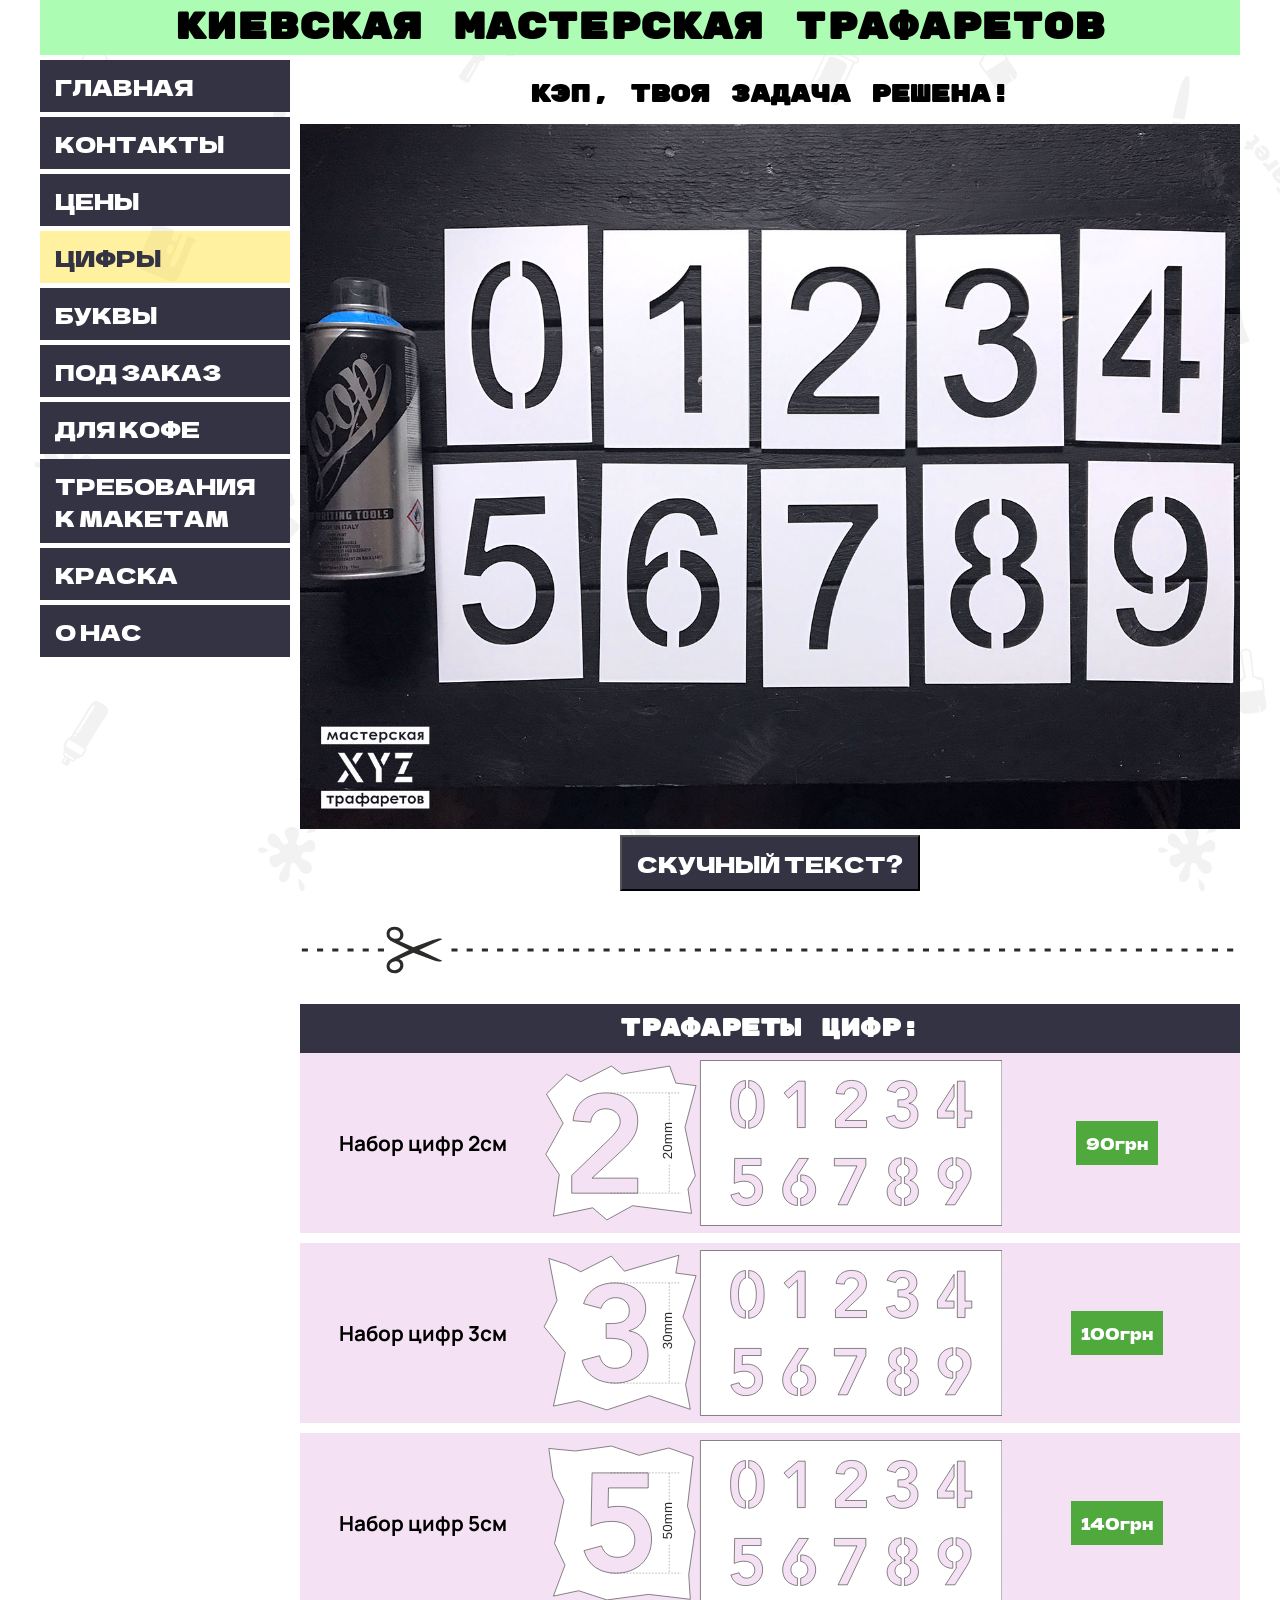
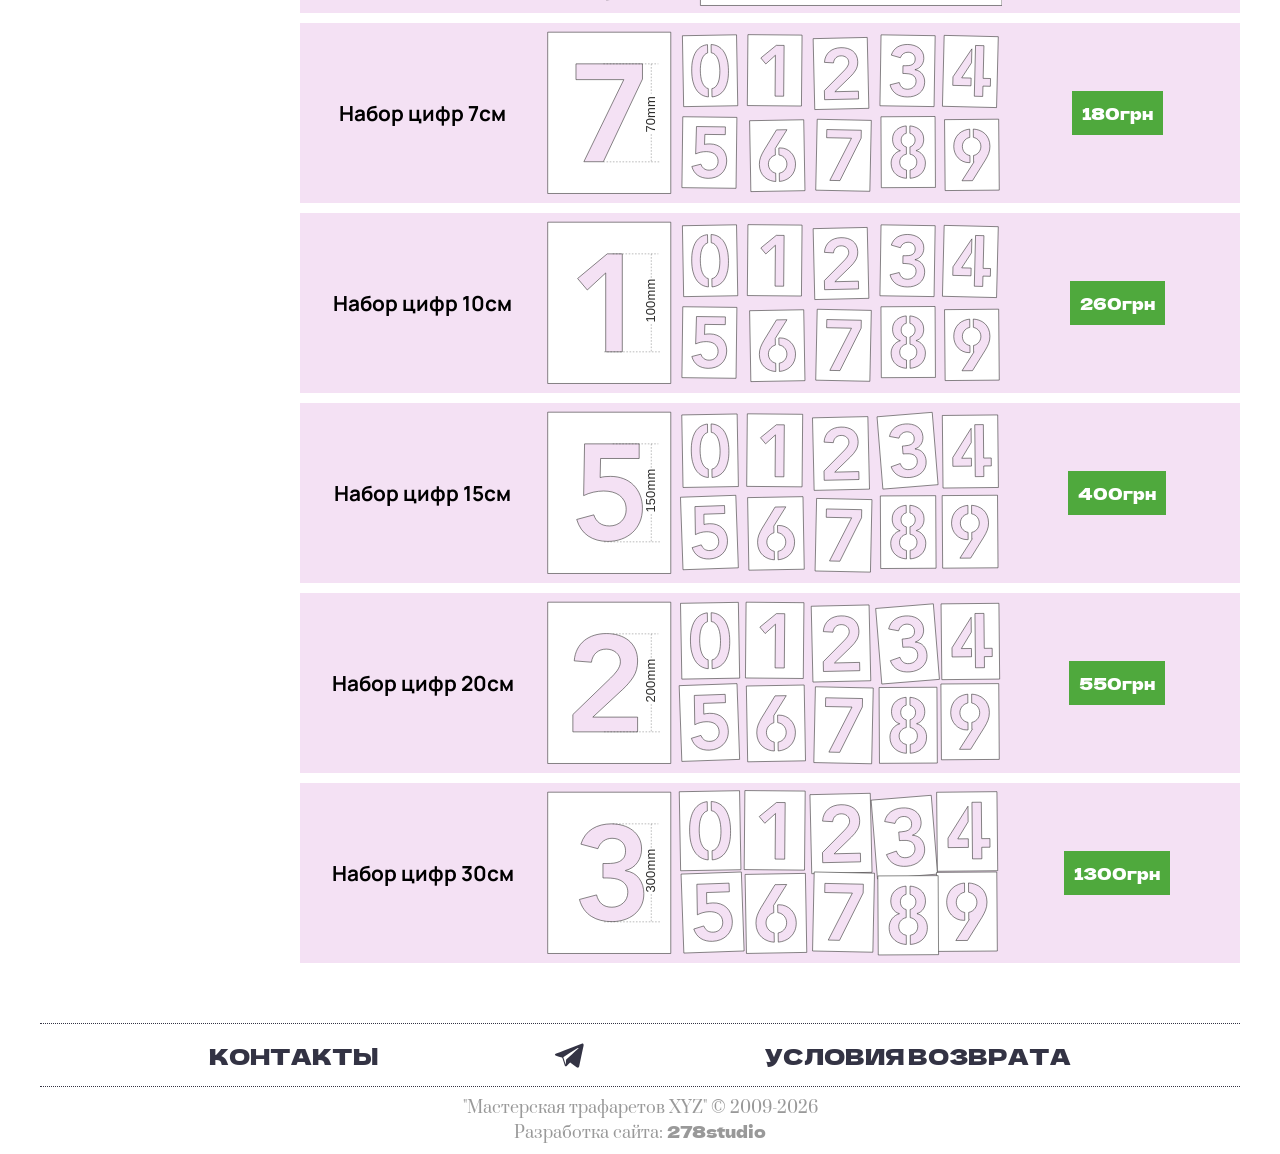
<file: trafarety-cyfr/index.html>
<!DOCTYPE html>
<html lang="ru">
  <head>
    <meta charset="UTF-8" />
    <meta http-equiv="X-UA-Compatible" content="IE=edge" />
    <meta name="viewport" content="width=device-width, initial-scale=1.0" />

    <meta property="og:image" content="/img/cyf1506.jpg" />
    <meta
      property="og:title"
      content="Изготовление трафаретов | Трафареты цифр"
    />
    <meta property="og:site_name" content="Изготовление трафаретов. Киев." />
    <meta
      property="og:description"
      content="Трафареты цифр пластиковые, различных размеров. Есть в наличии готовые либо под заказ с вашим уникальным шрифтом."
    />
    <link rel="stylesheet" href="../style.css" />
    <link rel="stylesheet" href="./style.css" />
    <link rel="icon" type="image/png" href="/img/favicon.ico" />
    <title>Цифры</title>
  </head>
  <body>
    <div id="onloads"><img src="/img/logo_best.svg" alt="" /></div>
    <div id="mobile_menu_btn"></div>
    <header id="header">
      <div class="main_title_container">
        <h1 class="main_title">КИЕВСКАЯ МАСТЕРСКАЯ ТРАФАРЕТОВ</h1>
      </div>
      <menu>
        <nav id="navigation">
          <a href="/" class="nav_link" title="На главную">Главная</a>
          <a href="/contacts" class="nav_link" title="Контакты">Контакты</a>
          <a href="/prices" class="nav_link" title="Цены">Цены</a>
          <a
            href="/trafarety-cyfr"
            class="nav_link nav_link_archi"
            title="Трафареты цифр"
          >
            <span class="span_in_link">Трафареты<br /></span>Цифры
          </a>
          <a
            href="/trafarety-bukv"
            class="nav_link nav_link_archi"
            title="Трафареты букв"
            ><span class="span_in_link">Трафареты<br /></span>Буквы
          </a>
          <a
            href="/trafarety-pod-zakaz"
            class="nav_link nav_link_archi"
            title="Трафареты под заказ"
            ><span class="span_in_link">Трафареты<br /></span>Под заказ
          </a>
          <a
            href="/trafarety-dlia-kofe"
            class="nav_link nav_link_archi"
            title="Для кофе, для ящиков и проч."
            ><span class="span_in_link">Трафареты<br /></span>Для кофе
          </a>
          <a
            href="/trebovania-k-maketam"
            class="nav_link"
            title="Как подготовить макет"
            >Требования к макетам</a
          >
          <a
            href="/trafaretnaya-kraska"
            class="nav_link"
            title="Краска для трафаретов"
            >Краска</a
          >
          <a href="/about" class="nav_link" title="Немного о нас">О нас</a>
        </nav>
      </menu>
    </header>
    <div class="mobile_greetings">
      <h1 class="main_title_mobile">КИЕВСКАЯ МАСТЕРСКАЯ ТРАФАРЕТОВ</h1>
    </div>
    <div class="wrapper_main">
      <main>
        <article>
          <h2 class="start_title">Кэп, твоя задача решена!</h2>
          <img
            src="../img/10cm.jpeg"
            alt="трафареты цифр от 0 до 9"
            title="трафареты цифр от 0 до 9"
          />

          <button
            class="show_button"
            onclick="
            openArticle = !openArticle
            if(openArticle) {
              article_text.style.height = `${article_text.scrollHeight}px`
              article_text.classList.add('hide_class')
              this.innerText = 'хватит'
            } else {
              article_text.style.height = '0px'
              article_text.classList.remove('hide_class')
              this.innerText = 'скучный текст?'
            }
            
            "
          >
            скучный текст?
          </button>
          <div id="article_text" class="article_text">
            <p>
              Полагаю, вы не зря попали в это место. Возможно, вы ищите
              трафаретные наборы цифр высотой 1см для работы на бумаге. А
              возможно, вам надо огромные цифры для нанесения номеров на ворота
              или распыления баллончиком разметки паркомест. А возможно, вам
              нужно нумеровать столбики или новенькая трансформаторная будка
              нуждается в маркировке или есть необходимость пронумеровать
              этажность в доме. Может быть что угодно, может быть дождь, снег
              или солнце. Но с точностью скажу вам одно - в том или ином случае
              вы попали по адресу.
            </p>
            <p>
              <img
                src="../img/cyf201.jpg"
                alt="трафареты цифр 2см высотой"
                title="трафареты цифр 2см высотой"
                class="img_in_p"
              />
              <b>Что мы можем предложить?</b> Трафареты всех цифр от 0 до 9
              включительно позволят скомбинировать n-значное число. В нашем
              магазине доступны циферные трафаретные наборы от 1см высотой и до
              90см высотой. К тому же, это высота самой цифры, а не общая высота
              трафартной пластины. Трафареты изготовлены из пластика, который
              позволит работать с цифрами <i>сколько угодно раз*.</i> Стойкий к
              почти всем видам красок и растворителей, трафарет легко
              промывается после работы с краской и возвращается в исходное
              положение.
            </p>
            <p>
              <b>Большому зверю - большая клетка.</b> Трафареты цифр, высота
              которых до 5см, справедливо расположены на одном куске пластика.
              Что же касается трафаретов цифр от 7 см и выше - каждая цифра на
              отдельном куске пластика, выровнена по центру.
            </p>
            <p>
              Как правильно работать с циферным трафаретом, как комбинировать
              нужные числа и как красить баллончиком без потеков краски,
              рассказывается в небольшом видео уроке. Для сравнения
              демонстрируется трафарет-наклейка (одноразовый) и пластиковый
              многоразовый вариант.
            </p>
            <h2 class="start_title">Кусочек видео об этом.</h2>
            <iframe
              class="video"
              width="100%"
              height="500"
              src="https://www.youtube.com/embed/No6ZnUzQ2nQ"
              title="YouTube video player"
              frameborder="0"
              allow="accelerometer; autoplay; clipboard-write; encrypted-media; gyroscope; picture-in-picture"
              allowfullscreen
            ></iframe>
          </div>
        </article>
        <img
          src="../img/scissors.svg"
          alt=""
          style="width: 100%"
          class="scissors"
        />
        <div class="cyfrals_list_wrapper">
          <h2 class="start_title cyfral_list_title">Трафареты цифр:</h2>

          <div title="Подробнее про цифры 2см" class="cyfral_block_link">
            <h3 class="cyfral_block_title mobile_title_list">
              Набор цифр <b style="font-size: 125%">2см</b>
            </h3>
            <div class="cyfral_block_container">
              <h3 class="cyfral_block_title">Набор цифр 2см</h3>
              <img
                src="../img/cyfral_20mm.svg"
                class="cyfral_block_img"
                alt=""
              />
              <div class="button_wrapper">
                <button class="price_button" title="Купить трафарет">
                  <a href="./cyfry-2cm/">90грн</a>
                </button>
              </div>
            </div>
          </div>

          <div title="Подробнее про цифры 3см" class="cyfral_block_link">
            <h3 class="cyfral_block_title mobile_title_list">
              Набор цифр <b style="font-size: 125%">3см</b>
            </h3>
            <div class="cyfral_block_container">
              <h3 class="cyfral_block_title">Набор цифр 3см</h3>

              <img
                src="../img/cyfral_30mm.svg"
                class="cyfral_block_img"
                alt=""
              />
              <div class="button_wrapper">
                <button class="price_button" title="Купить трафарет">
                  100грн
                </button>
              </div>
            </div>
          </div>

          <div
            href="#"
            title="Подробнее про цифры 5см"
            class="cyfral_block_link"
          >
            <h3 class="cyfral_block_title mobile_title_list">
              Набор цифр <b style="font-size: 125%">5см</b>
            </h3>
            <div class="cyfral_block_container">
              <h3 class="cyfral_block_title">Набор цифр 5см</h3>

              <img
                src="../img/cyfral_50mm.svg"
                class="cyfral_block_img"
                alt=""
              />
              <div class="button_wrapper">
                <button class="price_button" title="Купить трафарет">
                  140грн
                </button>
              </div>
            </div>
          </div>

          <div
            href="#"
            title="Подробнее про цифры 7см"
            class="cyfral_block_link"
          >
            <h3 class="cyfral_block_title mobile_title_list">
              Набор цифр: <b style="font-size: 125%">7см</b>
            </h3>
            <div class="cyfral_block_container">
              <h3 class="cyfral_block_title">Набор цифр 7см</h3>

              <img
                src="../img/cyfral_70mm.svg"
                class="cyfral_block_img"
                alt=""
              />
              <div class="button_wrapper">
                <button class="price_button" title="Купить трафарет">
                  180грн
                </button>
              </div>
            </div>
          </div>

          <div
            href="#"
            title="Подробнее про цифры 10см"
            class="cyfral_block_link"
          >
            <h3 class="cyfral_block_title mobile_title_list">
              Набор цифр: <b style="font-size: 125%">10см</b>
            </h3>
            <div class="cyfral_block_container">
              <h3 class="cyfral_block_title">Набор цифр 10см</h3>

              <img
                src="../img/cyfral_100mm.svg"
                class="cyfral_block_img"
                alt=""
              />
              <div class="button_wrapper">
                <button class="price_button" title="Купить трафарет">
                  260грн
                </button>
              </div>
            </div>
          </div>

          <div
            href="#"
            title="Подробнее про цифры 15см"
            class="cyfral_block_link"
          >
            <h3 class="cyfral_block_title mobile_title_list">
              Набор цифр: <b style="font-size: 125%">15см</b>
            </h3>
            <div class="cyfral_block_container">
              <h3 class="cyfral_block_title">Набор цифр 15см</h3>

              <img
                src="../img/cyfral_150mm.svg"
                class="cyfral_block_img"
                alt=""
              />
              <div class="button_wrapper">
                <button class="price_button" title="Купить трафарет">
                  400грн
                </button>
              </div>
            </div>
          </div>

          <div
            href="#"
            title="Подробнее про цифры 20см"
            class="cyfral_block_link"
          >
            <h3 class="cyfral_block_title mobile_title_list">
              Набор цифр: <b style="font-size: 125%">20см</b>
            </h3>
            <div class="cyfral_block_container">
              <h3 class="cyfral_block_title">Набор цифр 20см</h3>

              <img
                src="../img/cyfral_200mm.svg"
                class="cyfral_block_img"
                alt=""
              />
              <div class="button_wrapper">
                <button class="price_button" title="Купить трафарет">
                  550грн
                </button>
              </div>
            </div>
          </div>

          <div
            href="#"
            title="Подробнее про цифры 30см"
            class="cyfral_block_link"
          >
            <h3 class="cyfral_block_title mobile_title_list">
              Набор цифр: <b style="font-size: 125%">30см</b>
            </h3>
            <div class="cyfral_block_container">
              <h3 class="cyfral_block_title">Набор цифр 30см</h3>

              <img
                src="../img/cyfral_300mm.svg"
                class="cyfral_block_img"
                alt=""
              />
              <div class="button_wrapper">
                <button class="price_button" title="Купить трафарет">
                  1300грн
                </button>
              </div>
            </div>
          </div>
        </div>
      </main>
    </div>
    <footer>
      <div class="footer_info">
        <a href="/contacts/" class="footer_link">Контакты</a>
        <a
          href="https://t.me/trafaretxyz"
          target="_blank"
          class="footer_link footer_tlg"
        ></a>
        <a href="/usloviya-vozvrata/" class="footer_link"
          >Условия <br class="footer_mobile_break" />
          возврата</a
        >
      </div>
      <div class="footer_copy">
        <div>
          "Мастерская трафаретов XYZ" &copy; 2009-<span
            id="current_year"
          ></span>
        </div>
        <div>
          Разработка сайта:
          <a
            href="https://t.me/studio278"
            target="_blank"
            style="font-family: 'Delta'"
            >278studio</a
          >
        </div>
      </div>
    </footer>
    <script>
      var openArticle = false;
    </script>
    <script src="../script.js"></script>
  </body>
</html>
</file>
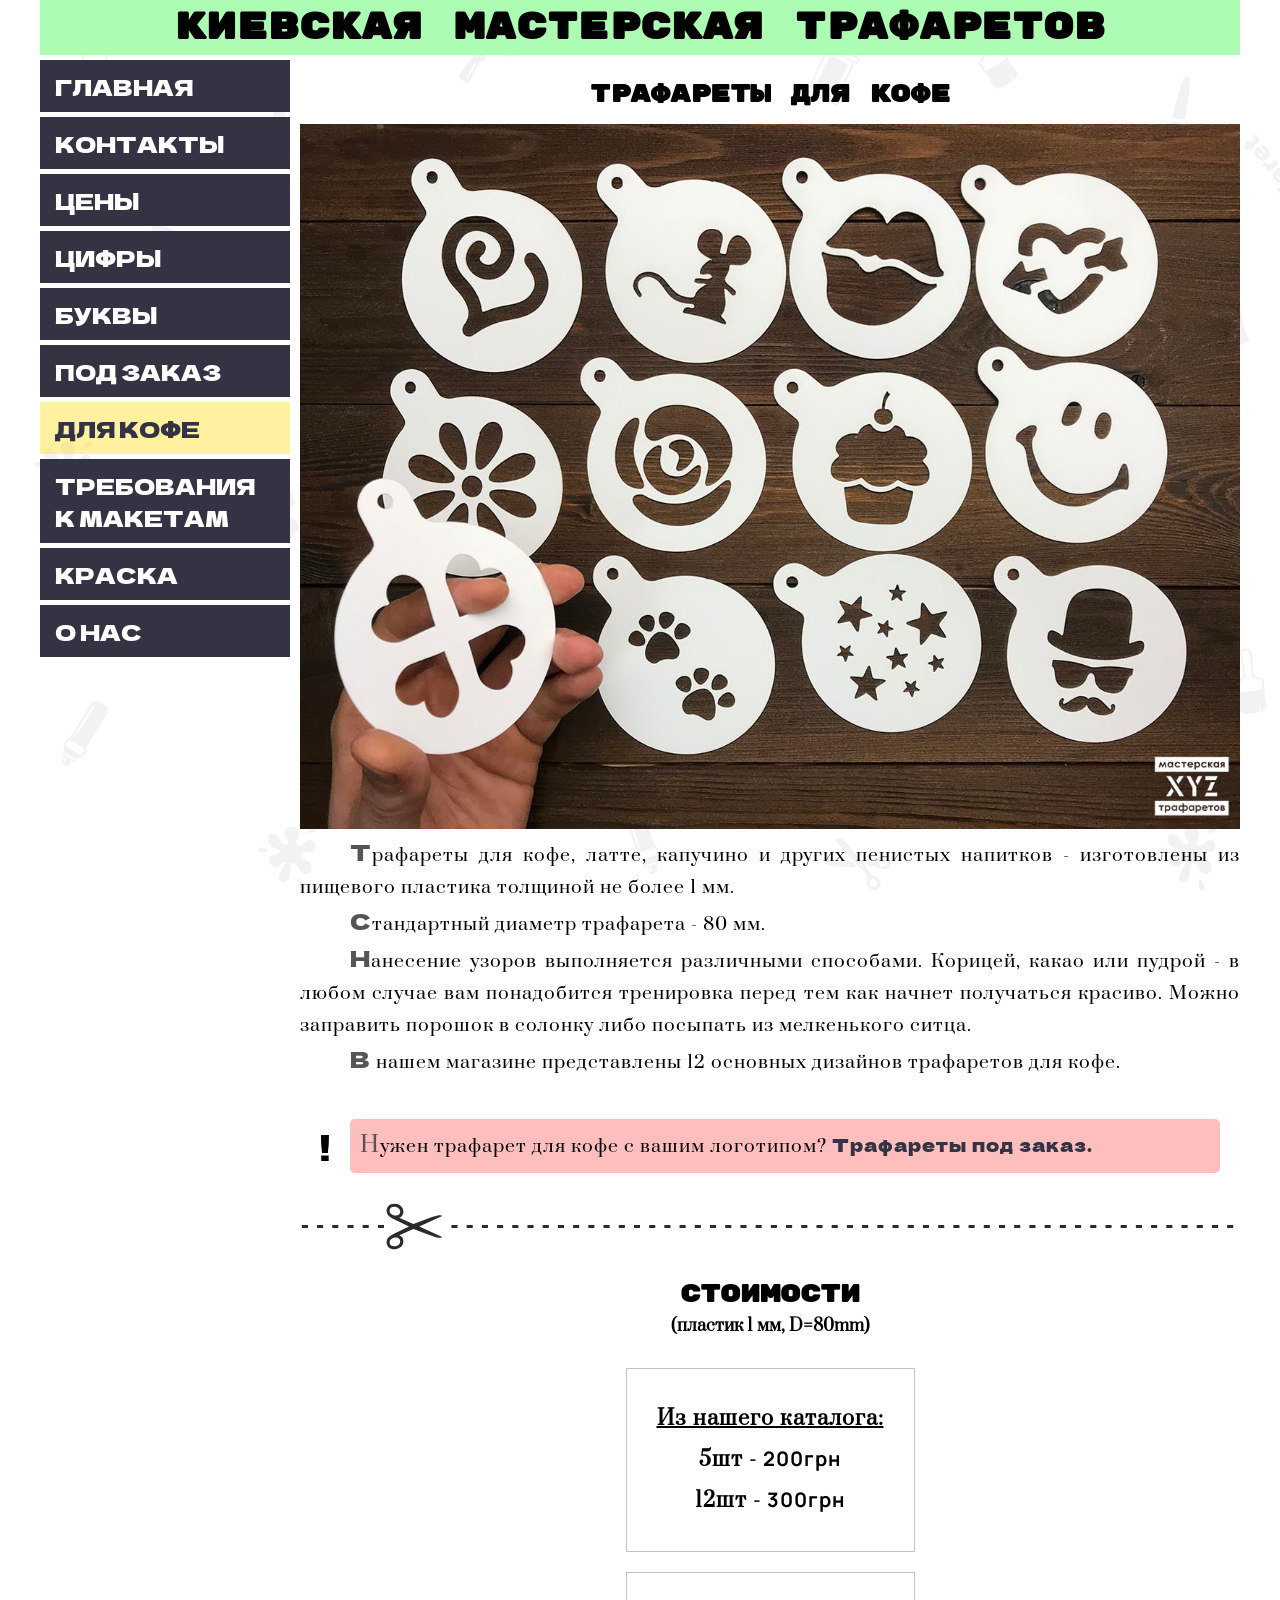
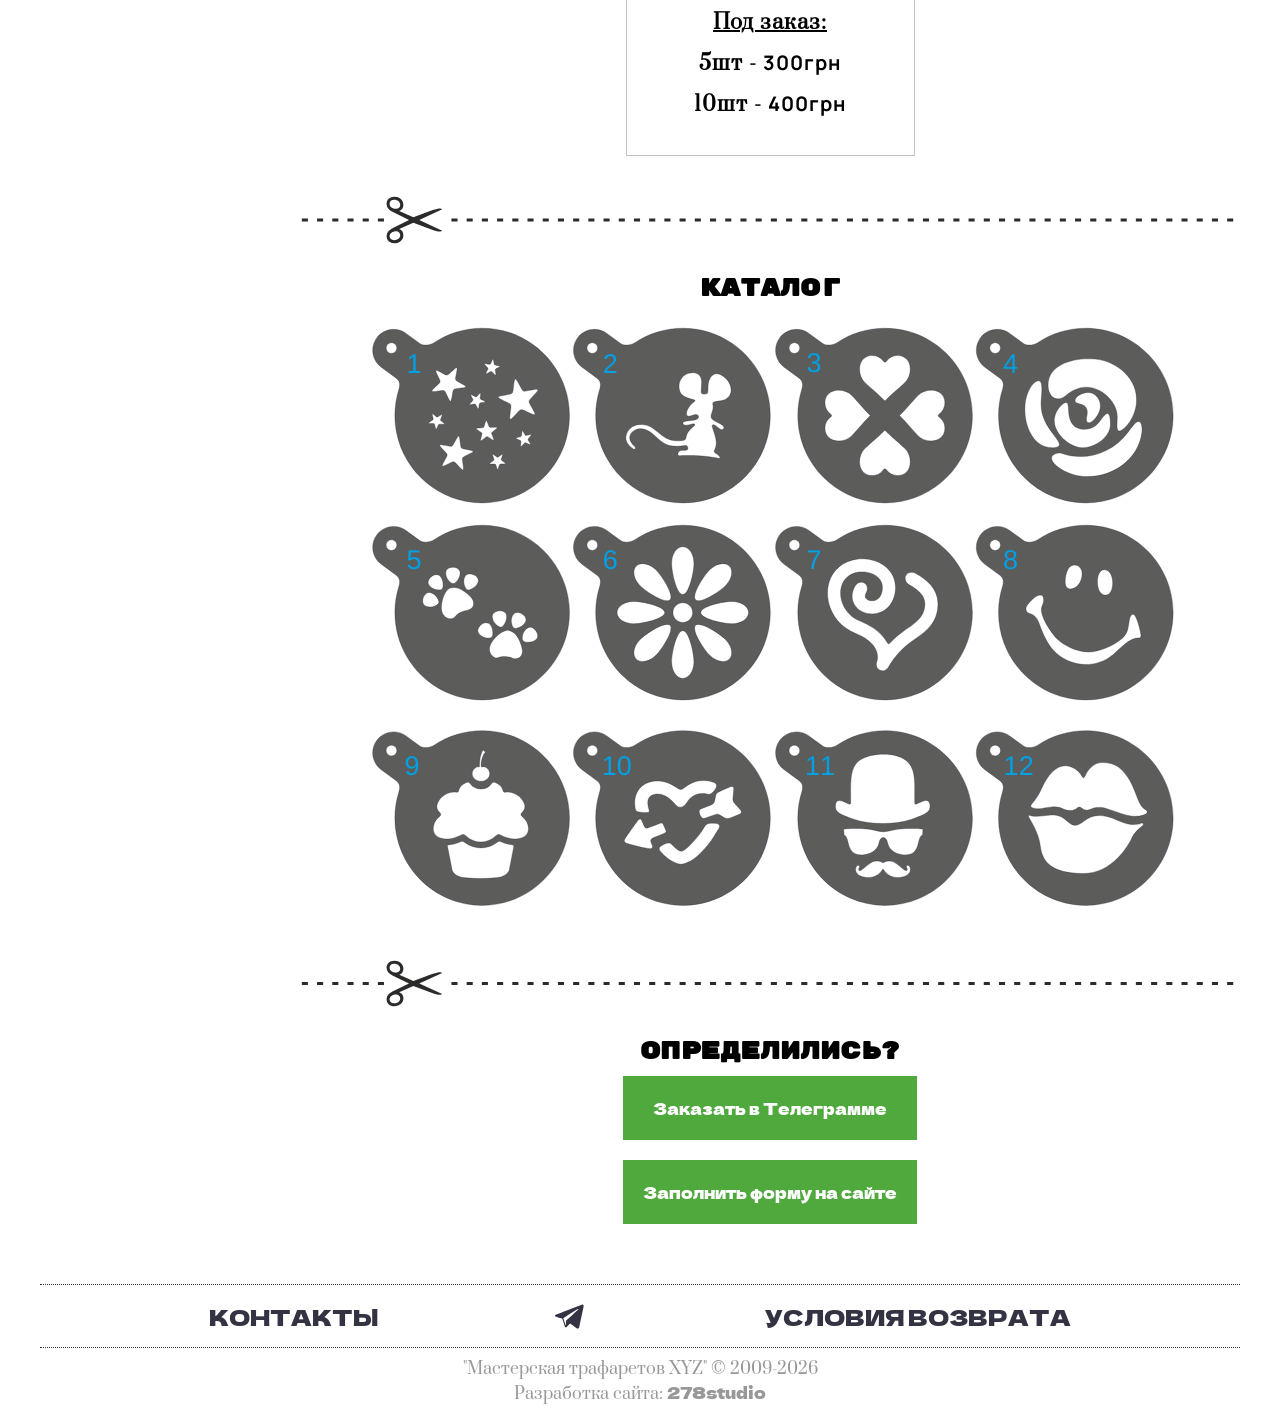
<file: trafarety-dlia-kofe/index.html>
<!DOCTYPE html>
<html lang="ru">
  <head>
    <meta charset="UTF-8" />
    <meta http-equiv="X-UA-Compatible" content="IE=edge" />
    <meta name="viewport" content="width=device-width, initial-scale=1.0" />

    <meta property="og:image" content="/img/coffee_01.jpeg" />
    <meta
      property="og:title"
      content="Изготовление трафаретов | Трафареты для кофе"
    />
    <meta property="og:site_name" content="Изготовление трафаретов. Киев." />
    <meta
      property="og:description"
      content="Трафареты для кофе, капучино, латте."
    />
    <link rel="stylesheet" href="../style.css" />
    <link rel="stylesheet" href="./style.css" />
    <link rel="icon" type="image/png" href="/img/favicon.ico" />
    <title>Трафареты для кофе</title>
  </head>
  <body>
    <div id="onloads"><img src="/img/logo_best.svg" alt="" /></div>
    <div id="mobile_menu_btn"></div>
    <header id="header">
      <div class="main_title_container">
        <h1 class="main_title">КИЕВСКАЯ МАСТЕРСКАЯ ТРАФАРЕТОВ</h1>
      </div>
      <menu>
        <nav id="navigation">
          <a href="/" class="nav_link" title="На главную">Главная</a>
          <a href="/contacts" class="nav_link" title="Контакты">Контакты</a>
          <a href="/prices" class="nav_link" title="Цены">Цены</a>
          <a
            href="/trafarety-cyfr"
            class="nav_link nav_link_archi"
            title="Трафареты цифр"
          >
            <span class="span_in_link">Трафареты<br /></span>Цифры
          </a>
          <a
            href="/trafarety-bukv"
            class="nav_link nav_link_archi"
            title="Трафареты букв"
            ><span class="span_in_link">Трафареты<br /></span>Буквы
          </a>
          <a
            href="/trafarety-pod-zakaz"
            class="nav_link nav_link_archi"
            title="Трафареты под заказ"
            ><span class="span_in_link">Трафареты<br /></span>Под заказ
          </a>
          <a
            href="/trafarety-dlia-kofe/"
            class="nav_link nav_link_archi"
            title="Для кофе, для ящиков и проч."
            ><span class="span_in_link">Трафареты<br /></span>Для кофе
          </a>
          <a
            href="/trebovania-k-maketam"
            class="nav_link"
            title="Как подготовить макет"
            >Требования к макетам</a
          >
          <a
            href="/trafaretnaya-kraska"
            class="nav_link"
            title="Краска для трафаретов"
            >Краска</a
          >
          <a href="/about" class="nav_link" title="Немного о нас">О нас</a>
        </nav>
      </menu>
    </header>
    <div class="mobile_greetings">
      <h1 class="main_title_mobile">КИЕВСКАЯ МАСТЕРСКАЯ ТРАФАРЕТОВ</h1>
    </div>
    <div class="wrapper_main">
      <main>
        <article>
          <h2 class="start_title">Трафареты для кофе</h2>
          <img
            src="../img/coffee_01.jpeg"
            alt="трафареты для кофе на заказ"
            title="трафареты для кофе на заказ"
            class="main_img"
          />
          <p>
            Трафареты для кофе, латте, капучино и других пенистых напитков -
            изготовлены из пищевого пластика толщиной не более 1 мм.
          </p>
          <p>Стандартный диаметр трафарета - 80 мм.</p>
          <p>
            Нанесение узоров выполняется различными способами. Корицей, какао
            или пудрой - в любом случае вам понадобится тренировка перед тем как
            начнет получаться красиво. Можно заправить порошок в солонку либо
            посыпать из мелкенького ситца.
          </p>
          <p>
            В нашем магазине представлены 12 основных дизайнов трафаретов для
            кофе.
          </p>

          <p class="after_map">
            Нужен трафарет для кофе с вашим логотипом?
            <a href="/trafarety-pod-zakaz/">Трафареты под заказ.</a>
          </p>
        </article>
        <img
          src="../img/scissors.svg"
          alt=""
          style="width: 100%"
          class="scissors"
        />
        <div class="prices_coffee">
          <h3>
            Стоимости <br />
            <span style="font-size: 16px">(пластик 1 мм, D=80mm)</span>
          </h3>
          <div class="price_block_wrapper">
            <div class="prices_list">
              <h4>Из нашего каталога:</h4>
              <h4>5шт - <b>200грн</b></h4>
              <h4>12шт - <b>300грн</b></h4>
            </div>
            <div class="prices_list">
              <h4>Под заказ:</h4>
              <h4>5шт - <b>300грн</b></h4>
              <h4>10шт - <b>400грн</b></h4>
            </div>
          </div>
        </div>
        <img
          src="../img/scissors.svg"
          alt=""
          style="width: 100%"
          class="scissors"
        />
        <h3>Каталог</h3>
        <img
          src="../img/coffee2021.svg"
          alt="трафареты для кофе на заказ"
          title="трафареты для кофе на заказ"
        />
        <img
          src="../img/scissors.svg"
          alt=""
          style="width: 100%"
          class="scissors"
        />
        <div>
          <h3>Определились?</h3>
          <div class="final_choise">
            <a href="https://t.me/trafaretxyz" target="_blank"
              >Заказать в Телеграмме</a
            >
            <a href="/trafarety-pod-zakaz/#order_form"
              >Заполнить форму на сайте</a
            >
          </div>
        </div>
      </main>
    </div>
    <footer>
      <div class="footer_info">
        <a href="/contacts/" class="footer_link">Контакты</a>
        <a
          href="https://t.me/trafaretxyz"
          target="_blank"
          class="footer_link footer_tlg"
        ></a>
        <a href="/usloviya-vozvrata/" class="footer_link"
          >Условия <br class="footer_mobile_break" />
          возврата</a
        >
      </div>
      <div class="footer_copy">
        <div>
          "Мастерская трафаретов XYZ" &copy; 2009-<span
            id="current_year"
          ></span>
        </div>
        <div>
          Разработка сайта:
          <a
            href="https://t.me/studio278"
            target="_blank"
            style="font-family: 'Delta'"
            >278studio</a
          >
        </div>
      </div>
    </footer>
    <script>
      var openArticle = false;
    </script>
    <script src="../script.js"></script>
    <script src="script.js"></script>
  </body>
</html>
</file>
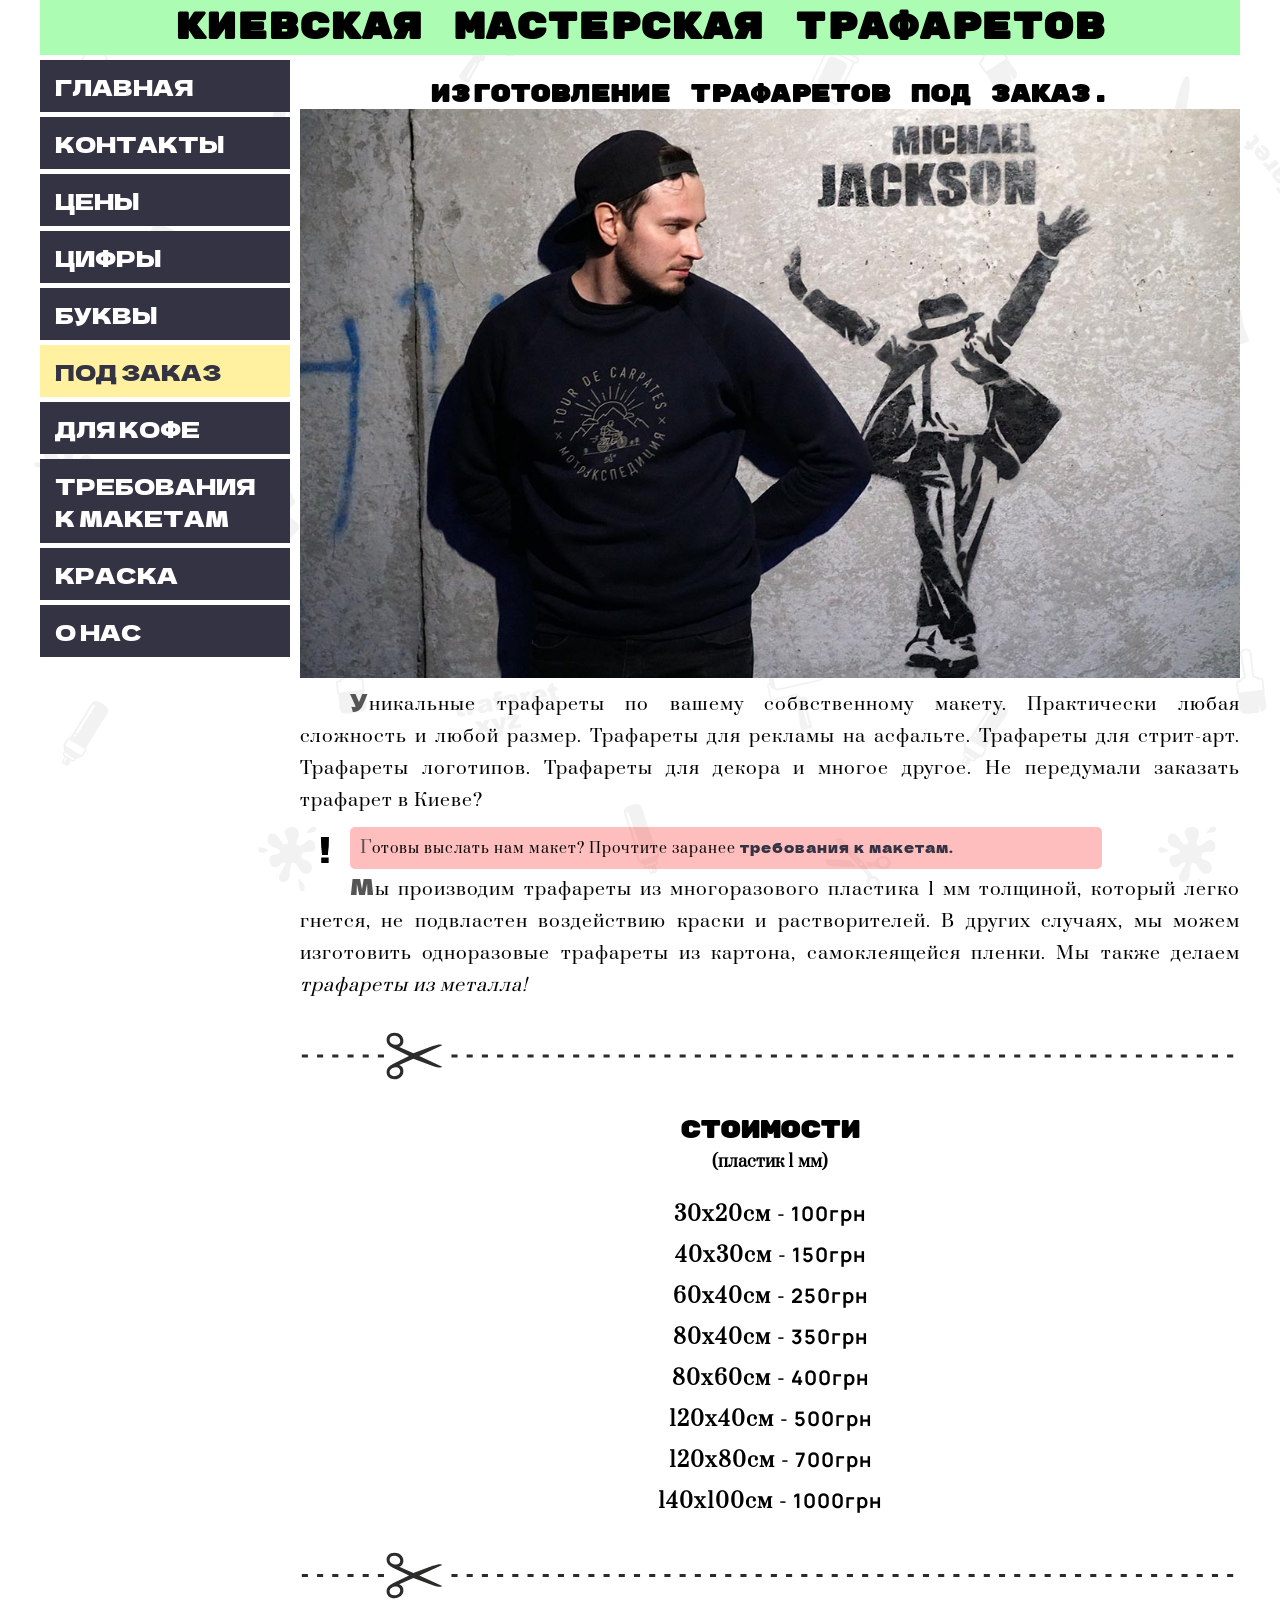
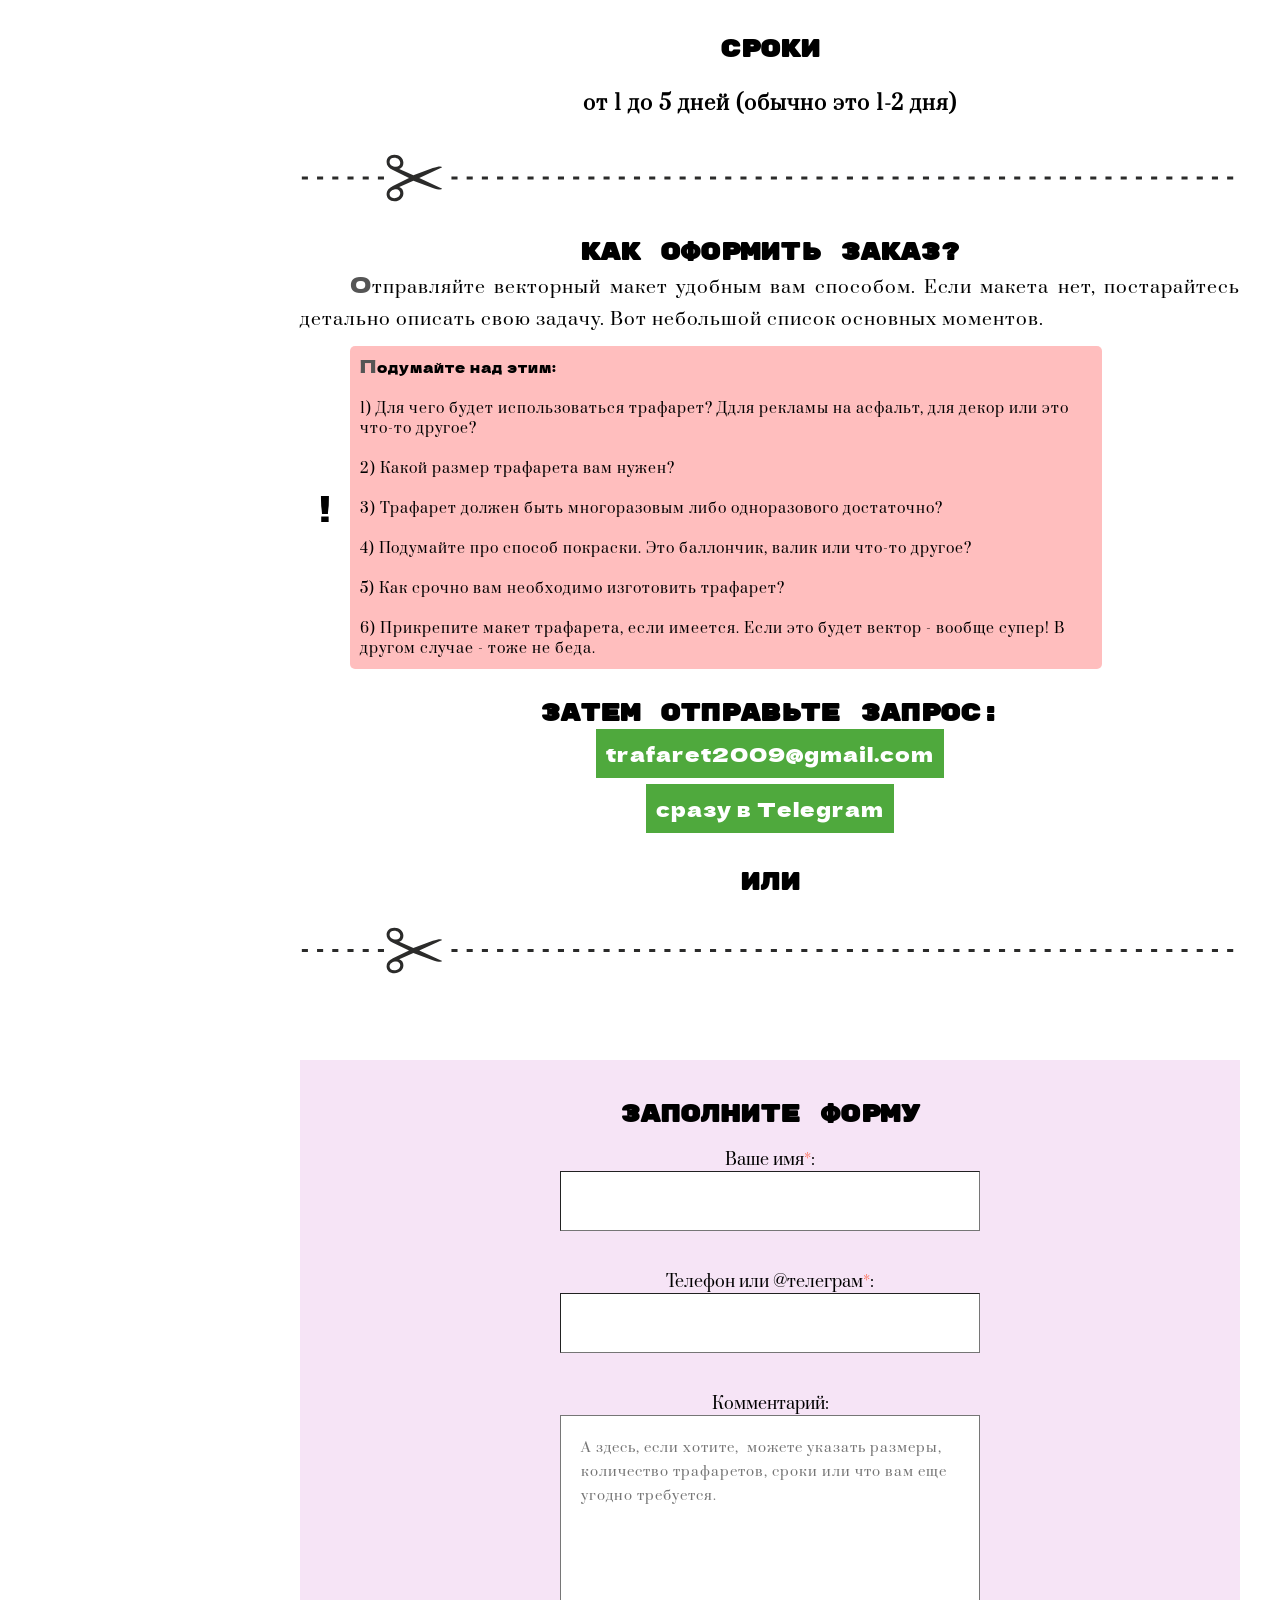
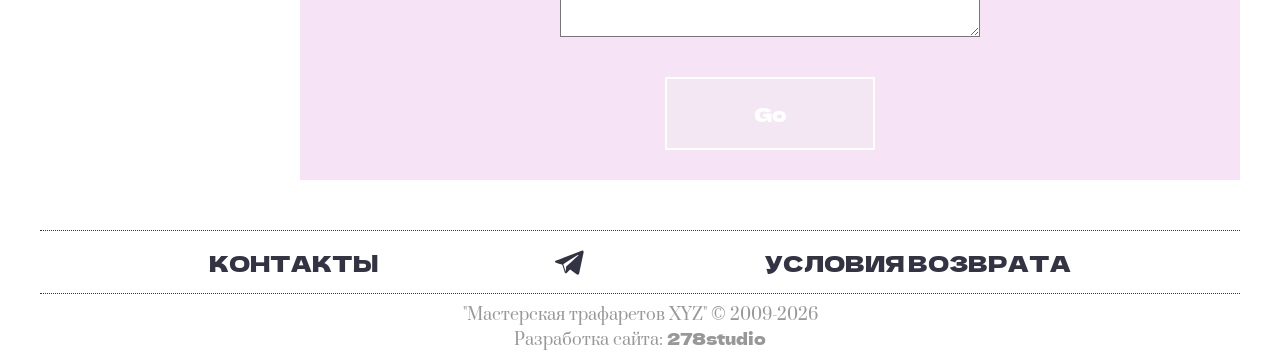
<file: trafarety-pod-zakaz/index.html>
<!DOCTYPE html>
<html lang="ru">
  <head>
    <meta charset="UTF-8" />
    <meta http-equiv="X-UA-Compatible" content="IE=edge" />
    <meta name="viewport" content="width=device-width, initial-scale=1.0" />
    <meta property="og:image" content="/img/mj.jpg" />
    <meta
      property="og:title"
      content="Изготовление трафаретов | Трафареты под заказ"
    />
    <meta property="og:site_name" content="Изготовление трафаретов. Киев." />
    <meta
      property="og:description"
      content="Изготовление пластиковых трафаретов под заказ."
    />
    <link rel="stylesheet" href="../style.css" />
    <link rel="stylesheet" href="./style.css" />
    <link rel="icon" type="image/png" href="/img/favicon.ico" />
    <title>Под заказ</title>
  </head>
  <body>
    <div id="onloads"><img src="/img/logo_best.svg" alt="" /></div>
    <div id="mobile_menu_btn"></div>
    <header id="header">
      <div class="main_title_container">
        <h1 class="main_title">КИЕВСКАЯ МАСТЕРСКАЯ ТРАФАРЕТОВ</h1>
      </div>
      <menu>
        <nav id="navigation">
          <a href="/" class="nav_link" title="На главную">Главная</a>
          <a href="/contacts" class="nav_link" title="Контакты">Контакты</a>
          <a href="/prices" class="nav_link" title="Цены">Цены</a>
          <a
            href="/trafarety-cyfr"
            class="nav_link nav_link_archi"
            title="Трафареты цифр"
          >
            <span class="span_in_link">Трафареты<br /></span>Цифры
          </a>
          <a
            href="/trafarety-bukv"
            class="nav_link nav_link_archi"
            title="Трафареты букв"
            ><span class="span_in_link">Трафареты<br /></span>Буквы
          </a>
          <a
            href="/trafarety-pod-zakaz"
            class="nav_link nav_link_archi"
            title="Трафареты под заказ"
            ><span class="span_in_link">Трафареты<br /></span>Под заказ
          </a>
          <a
            href="/trafarety-dlia-kofe/"
            class="nav_link nav_link_archi"
            title="Для кофе, для ящиков и проч."
            ><span class="span_in_link">Трафареты<br /></span>Для кофе
          </a>
          <a
            href="/trebovania-k-maketam"
            class="nav_link"
            title="Как подготовить макет"
            >Требования к макетам</a
          >
          <a
            href="/trafaretnaya-kraska"
            class="nav_link"
            title="Краска для трафаретов"
            >Краска</a
          >
          <a href="/about" class="nav_link" title="Немного о нас">О нас</a>
        </nav>
      </menu>
    </header>
    <div class="mobile_greetings">
      <h1 class="main_title_mobile">КИЕВСКАЯ МАСТЕРСКАЯ ТРАФАРЕТОВ</h1>
    </div>
    <div class="wrapper_main">
      <main>
        <h2 class="first_h2_many">Изготовление трафаретов под заказ.</h2>
        <img
          src="/img/mj.jpg"
          alt="трафарет michael jackson streetart"
          title="трафарет на заказ"
          style="max-width: 100%"
        />
        <p>
          Уникальные трафареты по вашему собвственному макету. Практически любая
          сложность и любой размер. Трафареты для рекламы на асфальте. Трафареты
          для стрит-арт. Трафареты логотипов. Трафареты для декора и многое
          другое. Не передумали заказать трафарет в Киеве?
        </p>
        <p class="after_map">
          Готовы выслать нам макет? Прочтите заранее
          <a href="/trebovania-k-maketam/">требования к макетам.</a>
        </p>
        <p>
          Мы производим трафареты из многоразового пластика 1 мм толщиной,
          который легко гнется, не подвластен воздействию краски и
          растворителей. В других случаях, мы можем изготовить одноразовые
          трафареты из картона, самоклеящейся пленки. Мы также делаем
          <i>трафареты из металла!</i>
        </p>
        <img
          src="../img/scissors.svg"
          alt=""
          style="width: 100%"
          class="scissors"
        />
        <h3>
          Стоимости <br />
          <span style="font-size: 16px">(пластик 1 мм)</span>
        </h3>
        <div class="price_block_wrapper">
          <div class="prices_list">
            <h4>30х20см - <b>100грн</b></h4>
            <h4>40х30см - <b>150грн</b></h4>
            <h4>60х40см - <b>250грн</b></h4>
            <h4>80х40см - <b>350грн</b></h4>
            <h4>80х60см - <b>400грн</b></h4>
            <h4>120х40см - <b>500грн</b></h4>
            <h4>120х80см - <b>700грн</b></h4>
            <h4>140х100см - <b>1000грн</b></h4>
          </div>
        </div>

        <img
          src="../img/scissors.svg"
          alt=""
          style="width: 100%"
          class="scissors"
        />
        <h3>
          Сроки <br />
        </h3>
        <div class="price_block_wrapper">
          <div class="prices_list">
            <h4>от 1 до 5 дней (обычно это 1-2 дня)</b></h4>
          </div>
        </div>

        <img
          src="../img/scissors.svg"
          alt=""
          style="width: 100%"
          class="scissors"
        />
        <h3>Как оформить заказ?</h3>
        <p>
          Отправляйте векторный макет удобным вам способом. Если макета нет,
          постарайтесь детально описать свою задачу. Вот небольшой список
          основных моментов.
        </p>
        <p class="after_map">
          <span class="after_map_title">Подумайте над этим:</span><br /><br />
          1) Для чего будет использоваться трафарет? Ддля рекламы на асфальт,
          для декор или это что-то другое?<br /><br />
          2) Какой размер трафарета вам нужен? <br /><br />
          3) Трафарет должен быть многоразовым либо одноразового достаточно?<br /><br />
          4) Подумайте про способ покраски. Это баллончик, валик или что-то
          другое?<br /><br />
          5) Как срочно вам необходимо изготовить трафарет? <br /><br />
          6) Прикрепите макет трафарета, если имеется. Если это будет вектор -
          вообще супер! В другом случае - тоже не беда.
        </p>
        <h3 style="margin-top: 30px">затем отправьте запрос:</h3>
        <div>
          <p class="link_mail">
            <a href="mailto:trafaret2009@gmail.com" target="_blank"
              >trafaret2009@gmail.com</a
            >
          </p>
          <p class="link_mail">
            <a href="https://t.me/trafaretxyz" class="a_tlgrm" target="_blank"
              >сразу в Telegram</a
            >
          </p>
        </div>
        <h3 style="margin-top: 30px">или</h3>
        <img
          src="../img/scissors.svg"
          alt=""
          style="width: 100%"
          class="scissors"
        />
        <div class="form_wrapper" id="order_form">
          <h3 style="margin-top: 30px">Заполните форму</h3>
          <form action="" id="send_form">
            <div class="subform">
              <label for="name">Ваше имя<span class="red_star">*</span>:</label>
              <input id="name" type="text" name="name" required />
            </div>
            <div class="subform">
              <label for="tel"
                >Телефон или @телеграм<span class="red_star">*</span>:</label
              >
              <input id="tel" type="text" name="tel" required />
            </div>
            <div class="subform">
              <label for="comment">Комментарий:</label>
              <textarea
                name="comment"
                id="comment"
                cols="30"
                rows="10"
                placeholder="А здесь, если хотите,  можете указать размеры, количество трафаретов, сроки или что вам еще угодно требуется."
              ></textarea>
            </div>
            <!-- <div class="subform">
              <label for="file">Файл макета:</label>
              <input
                type="file"
                name="file"
                id="file"
                style="border: 1px solid #777; background-color: white"
              />
            </div> -->
            <div class="subform for_button">
              <button
                type="submit"
                id="submit_btn"
                class="subform subform_btn"
                disabled
              >
                Go
              </button>
            </div>
          </form>
        </div>
      </main>
    </div>
    <footer>
      <div class="footer_info">
        <a href="/contacts/" class="footer_link">Контакты</a>
        <a
          href="https://t.me/trafaretxyz"
          target="_blank"
          class="footer_link footer_tlg"
        ></a>
        <a href="/usloviya-vozvrata/" class="footer_link"
          >Условия <br class="footer_mobile_break" />
          возврата</a
        >
      </div>
      <div class="footer_copy">
        <div>
          "Мастерская трафаретов XYZ" &copy; 2009-<span
            id="current_year"
          ></span>
        </div>
        <div>
          Разработка сайта:
          <a
            href="https://t.me/studio278"
            target="_blank"
            style="font-family: 'Delta'"
            >278studio</a
          >
        </div>
      </div>
    </footer>
    <script>
      var openArticle = false;
    </script>
    <script src="form.js"></script>
    <script src="../script.js"></script>
  </body>
</html>
</file>
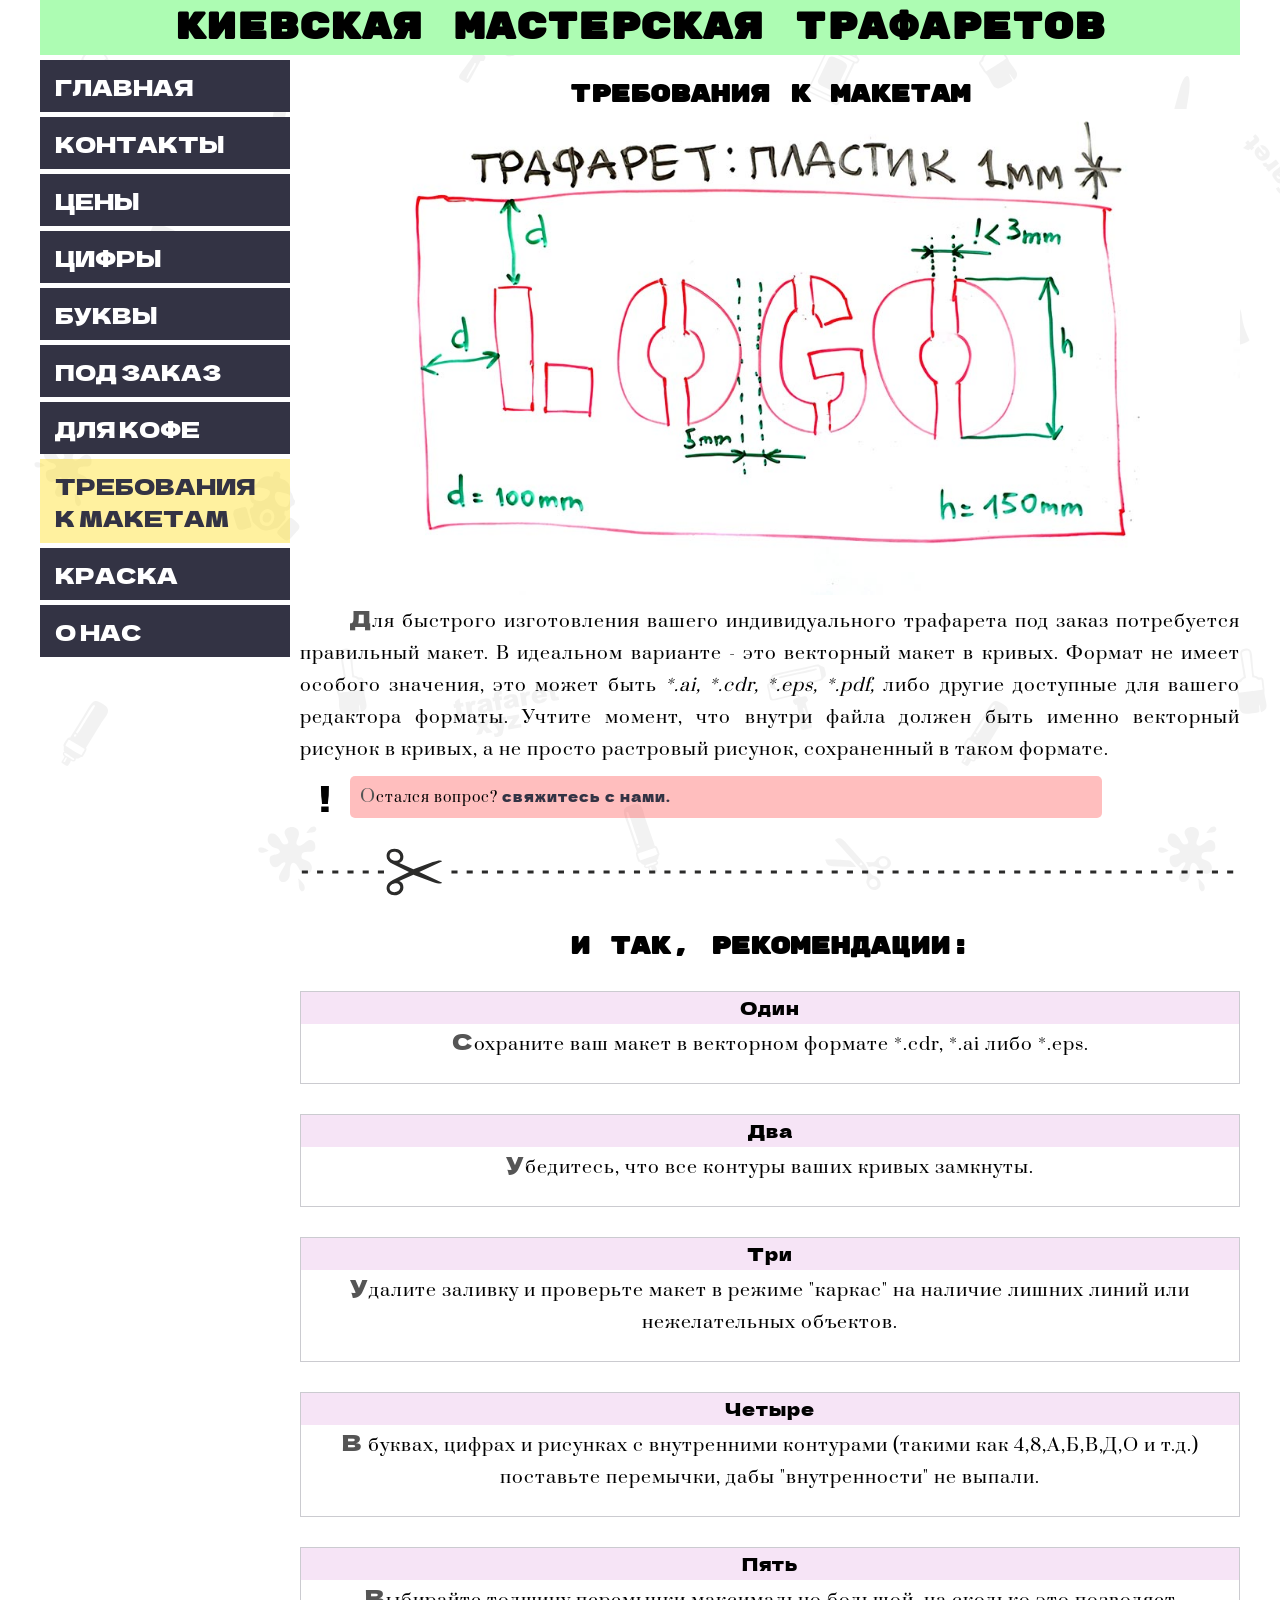
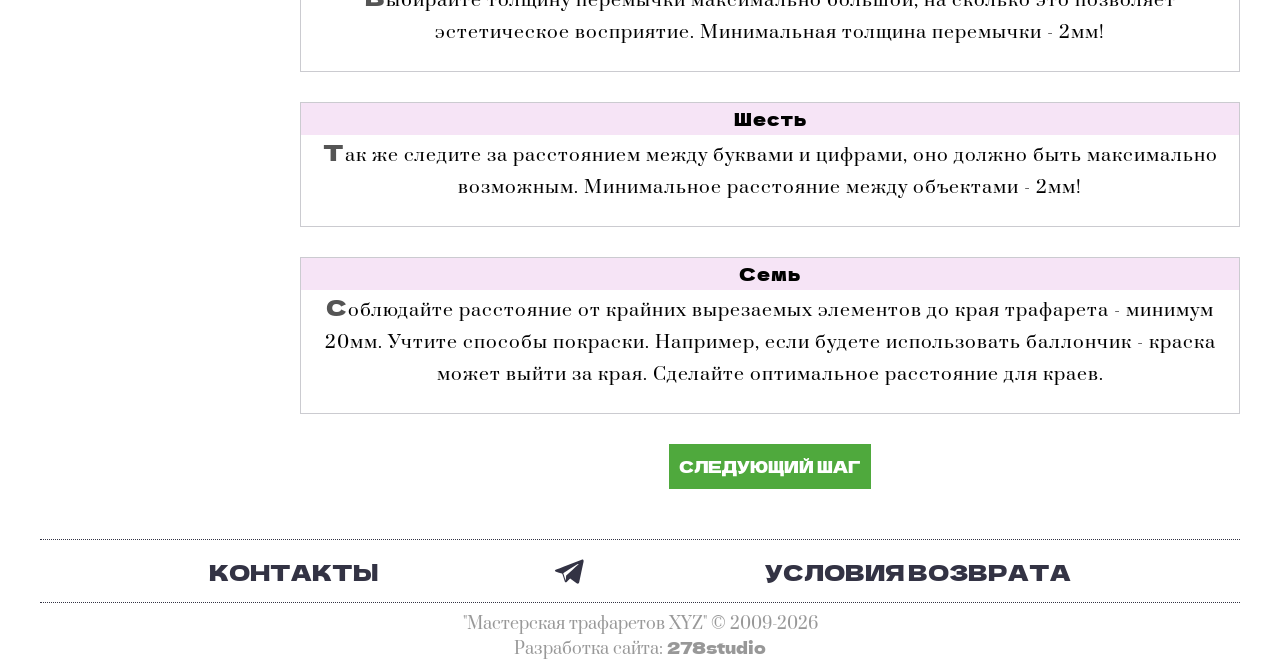
<file: trebovania-k-maketam/index.html>
<!DOCTYPE html>
<html lang="ru">
  <head>
    <meta charset="UTF-8" />
    <meta http-equiv="X-UA-Compatible" content="IE=edge" />
    <meta name="viewport" content="width=device-width, initial-scale=1.0" />
    <meta property="og:image" content="/img/logo_sketch.jpg" />
    <meta
      property="og:title"
      content="Изготовление трафаретов | Требования к макетам"
    />
    <meta property="og:site_name" content="Изготовление трафаретов. Киев." />
    <meta
      property="og:description"
      content="Требования к макетам для изготовления трафарета под заказ."
    />
    <link rel="stylesheet" href="../style.css" />
    <link rel="stylesheet" href="./style.css" />
    <link rel="icon" type="image/png" href="/img/favicon.ico" />
    <title>Требования к макетам</title>
  </head>
  <body>
    <div id="onloads"><img src="/img/logo_best.svg" alt="" /></div>
    <div id="mobile_menu_btn"></div>
    <header id="header">
      <div class="main_title_container">
        <h1 class="main_title">КИЕВСКАЯ МАСТЕРСКАЯ ТРАФАРЕТОВ</h1>
      </div>
      <menu>
        <nav id="navigation">
          <a href="/" class="nav_link" title="На главную">Главная</a>
          <a href="/contacts" class="nav_link" title="Контакты">Контакты</a>
          <a href="/prices" class="nav_link" title="Цены">Цены</a>
          <a
            href="/trafarety-cyfr"
            class="nav_link nav_link_archi"
            title="Трафареты цифр"
          >
            <span class="span_in_link">Трафареты<br /></span>Цифры
          </a>
          <a
            href="/trafarety-bukv"
            class="nav_link nav_link_archi"
            title="Трафареты букв"
            ><span class="span_in_link">Трафареты<br /></span>Буквы
          </a>
          <a
            href="/trafarety-pod-zakaz"
            class="nav_link nav_link_archi"
            title="Трафареты под заказ"
            ><span class="span_in_link">Трафареты<br /></span>Под заказ
          </a>
          <a
            href="/trafarety-dlia-kofe/"
            class="nav_link nav_link_archi"
            title="Для кофе, для ящиков и проч."
            ><span class="span_in_link">Трафареты<br /></span>Для кофе
          </a>
          <a
            href="/trebovania-k-maketam"
            class="nav_link"
            title="Как подготовить макет"
            >Требования к макетам</a
          >
          <a
            href="/trafaretnaya-kraska"
            class="nav_link"
            title="Краска для трафаретов"
            >Краска</a
          >
          <a href="/about" class="nav_link" title="Немного о нас">О нас</a>
        </nav>
      </menu>
    </header>
    <div class="mobile_greetings">
      <h1 class="main_title_mobile">КИЕВСКАЯ МАСТЕРСКАЯ ТРАФАРЕТОВ</h1>
    </div>
    <div class="wrapper_main">
      <main>
        <h2 class="first_h2_many">Требования к макетам</h2>
        <img
          src="/img/logo_sketch.jpg"
          alt="требования к макетам трафарета"
          title="трафарет на заказ"
          style="max-width: 100%"
        />
        <p style="text-indent: 50px">
          Для быстрого изготовления вашего индивидуального трафарета под заказ
          потребуется правильный макет. В идеальном варианте - это векторный
          макет в кривых. Формат не имеет особого значения, это может быть
          <i>*.ai, *.cdr, *.eps, *.pdf,</i> либо другие доступные для вашего
          редактора форматы. Учтите момент, что внутри файла должен быть именно
          векторный рисунок в кривых, а не просто растровый рисунок, сохраненный
          в таком формате.
        </p>
        <p class="after_map">
          Остался вопрос?
          <a href="/contacts/">свяжитесь с нами.</a>
        </p>
        <img
          src="../img/scissors.svg"
          alt=""
          style="width: 100%"
          class="scissors"
        />
        <h3>И так, Рекомендации: <br /></h3>
        <div class="recommends_list">
          <div class="list_item_wrapper" title="Показать картинку">
            <div class="number_and_p">
              <p class="list_number"><span>Один</span></p>
              <p>
                Сохраните ваш макет в векторном формате *.cdr, *.ai либо *.eps.
              </p>
            </div>
            <img
              src="/img/cdr_ai.jpg"
              alt="векторные форматы"
              style="max-width: 100%; height: 0"
            />
          </div>
          <!-- 2 -->
          <div class="list_item_wrapper" title="Показать картинку">
            <div class="number_and_p">
              <p class="list_number"><span>Два</span></p>
              <p>Убедитесь, что все контуры ваших кривых замкнуты.</p>
            </div>
            <img
              src="/img/contours.jpg"
              alt="замкнутые контуры векторный рисунок"
              style="max-width: 100%; height: 0"
            />
          </div>
          <!-- 3 -->
          <div class="list_item_wrapper" title="Показать картинку">
            <div class="number_and_p">
              <p class="list_number"><span>Три</span></p>
              <p>
                Удалите заливку и проверьте макет в режиме "каркас" на наличие
                лишних линий или нежелательных объектов.
              </p>
            </div>
            <img
              src="/img/countur_nofill.jpg"
              alt="подготовка трафарета"
              style="max-width: 100%; height: 0"
            />
          </div>
          <!-- 4 -->
          <div class="list_item_wrapper" title="Показать картинку">
            <div class="number_and_p">
              <p class="list_number"><span>Четыре</span></p>
              <p>
                В буквах, цифрах и рисунках с внутренними контурами (такими как
                4,8,А,Б,В,Д,О и т.д.) поставьте перемычки, дабы "внутренности"
                не выпали.
              </p>
            </div>
            <img
              src="/img/peremichki.jpg"
              alt="подготовка трафарета"
              style="max-width: 100%; height: 0"
            />
          </div>
          <!-- 5 -->
          <div class="list_item_wrapper" title="Показать картинку">
            <div class="number_and_p">
              <p class="list_number"><span>Пять</span></p>
              <p>
                Выбирайте толщину перемычки максимально большой, на сколько это
                позволяет эстетическое восприятие. Минимальная толщина перемычки
                - 2мм!
              </p>
            </div>
            <img
              src="/img/min2mm.jpg"
              alt="подготовка трафарета"
              style="max-width: 100%; height: 0"
            />
          </div>
          <!-- 6 -->
          <div class="list_item_wrapper" title="Показать картинку">
            <div class="number_and_p">
              <p class="list_number"><span>Шесть</span></p>
              <p>
                Так же следите за расстоянием между буквами и цифрами, оно
                должно быть максимально возможным. Минимальное расстояние между
                объектами - 2мм!
              </p>
            </div>
            <img
              src="/img/min2mm_letters.jpg"
              alt="подготовка трафарета"
              style="max-width: 100%; height: 0"
            />
          </div>
          <!-- 7 -->
          <div class="list_item_wrapper" title="Показать картинку">
            <div class="number_and_p">
              <p class="list_number"><span>Семь</span></p>
              <p>
                Соблюдайте расстояние от крайних вырезаемых элементов до края
                трафарета - минимум 20мм. Учтите способы покраски. Например,
                если будете использовать баллончик - краска может выйти за края.
                Сделайте оптимальное расстояние для краев.
              </p>
            </div>
            <img
              src="/img/min20mm.jpg"
              alt="подготовка трафарета"
              style="max-width: 100%; height: 0"
            />
          </div>
        </div>
        <button class="price_button" title="оформить заказ">
          <a href="/trafarety-pod-zakaz/">СЛЕДУЮЩИЙ ШАГ</a>
        </button>
      </main>
    </div>
    <footer>
      <div class="footer_info">
        <a href="/contacts/" class="footer_link">Контакты</a>
        <a
          href="https://t.me/trafaretxyz"
          target="_blank"
          class="footer_link footer_tlg"
        ></a>
        <a href="/usloviya-vozvrata/" class="footer_link"
          >Условия <br class="footer_mobile_break" />
          возврата</a
        >
      </div>
      <div class="footer_copy">
        <div>
          "Мастерская трафаретов XYZ" &copy; 2009-<span
            id="current_year"
          ></span>
        </div>
        <div>
          Разработка сайта:
          <a
            href="https://t.me/studio278"
            target="_blank"
            style="font-family: 'Delta'"
            >278studio</a
          >
        </div>
      </div>
    </footer>
    <script>
      var openArticle = false;
    </script>
    <script src="../script.js"></script>
    <script src="showImg.js"></script>
  </body>
</html>
</file>
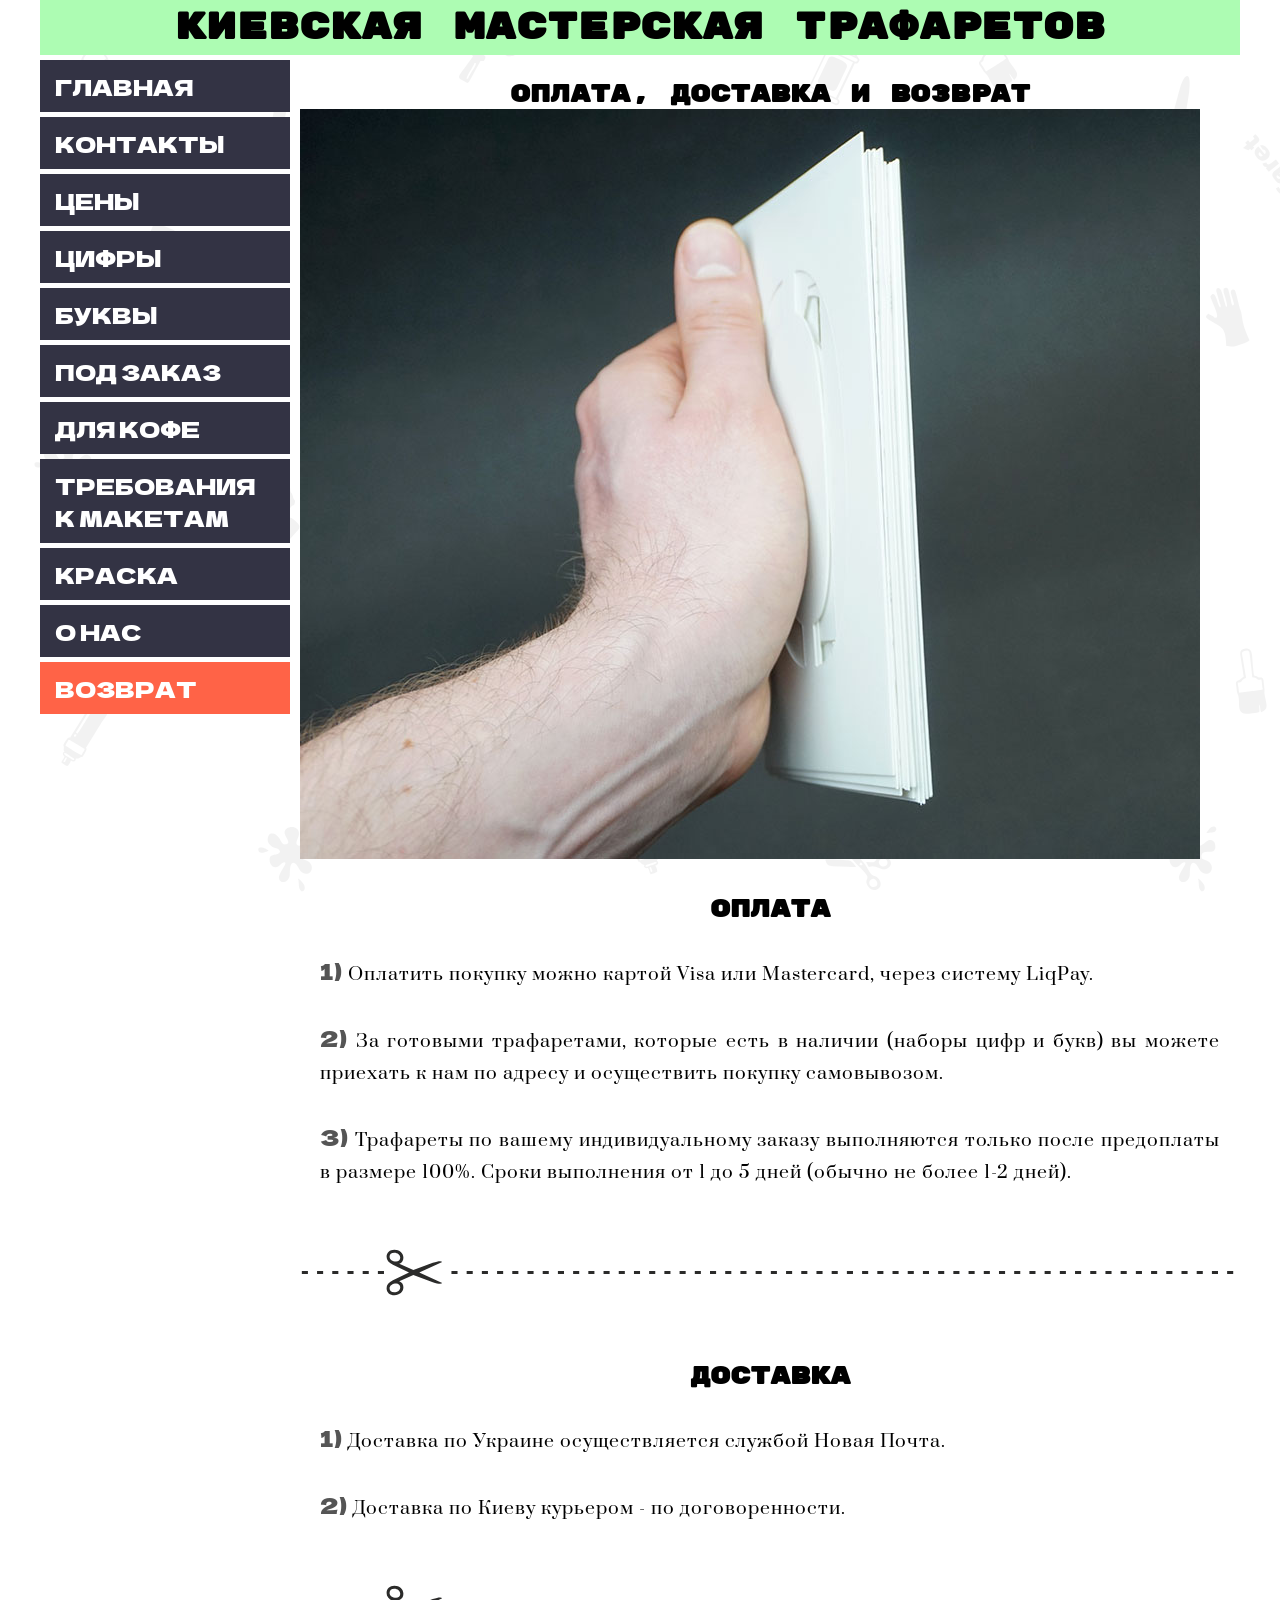
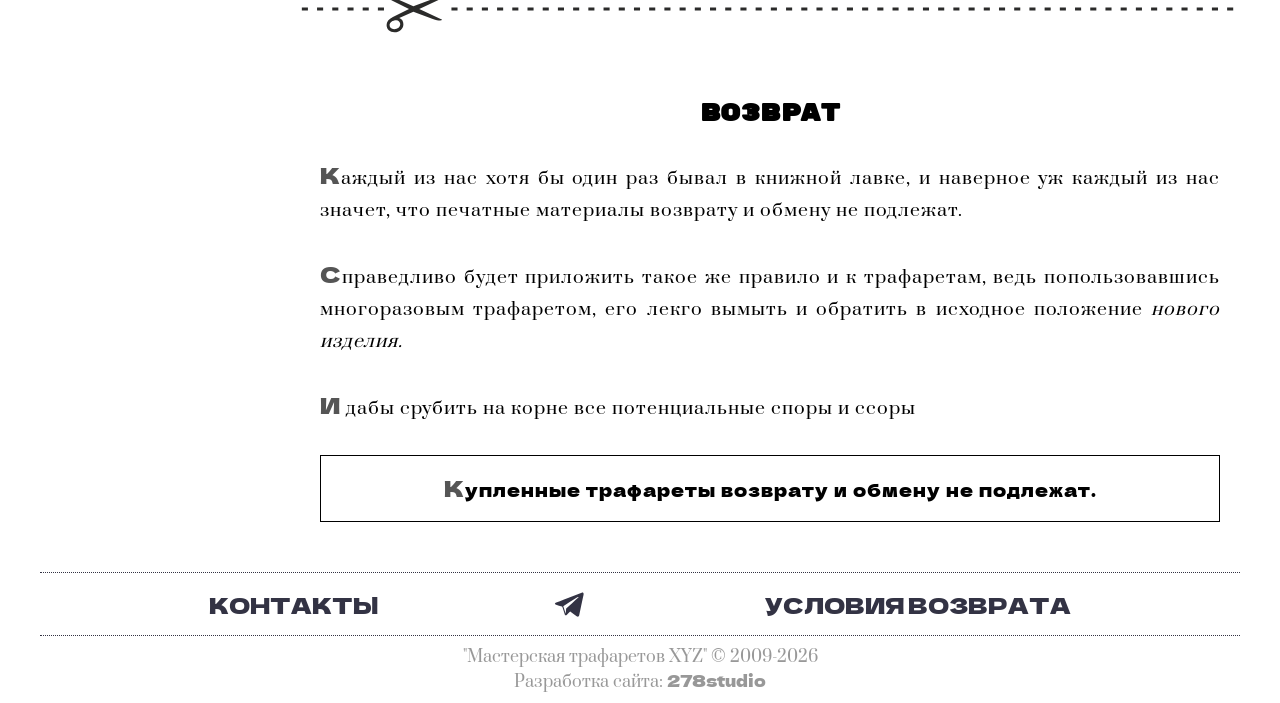
<file: usloviya-vozvrata/index.html>
<!DOCTYPE html>
<html lang="ru">
  <head>
    <meta charset="UTF-8" />
    <meta http-equiv="X-UA-Compatible" content="IE=edge" />
    <meta name="viewport" content="width=device-width, initial-scale=1.0" />
    <meta property="og:image" content="/img/cyf1004.jpg" />
    <meta
      property="og:title"
      content="Изготовление трафаретов | Доставка и возврат"
    />
    <meta property="og:site_name" content="Изготовление трафаретов. Киев." />
    <meta
      property="og:description"
      content="Условия возврата и доставки для трафаретов."
    />
    <link rel="stylesheet" href="../style.css" />
    <link rel="stylesheet" href="./style.css" />
    <link rel="icon" type="image/png" href="/img/favicon.ico" />
    <title>Доставка и возврат</title>
  </head>
  <body>
    <div id="onloads"><img src="/img/logo_best.svg" alt="" /></div>
    <div id="mobile_menu_btn"></div>
    <header id="header">
      <div class="main_title_container">
        <h1 class="main_title">КИЕВСКАЯ МАСТЕРСКАЯ ТРАФАРЕТОВ</h1>
      </div>
      <menu>
        <nav id="navigation">
          <a href="/" class="nav_link" title="На главную">Главная</a>
          <a href="/contacts" class="nav_link" title="Контакты">Контакты</a>
          <a href="/prices" class="nav_link" title="Цены">Цены</a>
          <a
            href="/trafarety-cyfr"
            class="nav_link nav_link_archi"
            title="Трафареты цифр"
          >
            <span class="span_in_link">Трафареты<br /></span>Цифры
          </a>
          <a
            href="/trafarety-bukv"
            class="nav_link nav_link_archi"
            title="Трафареты букв"
            ><span class="span_in_link">Трафареты<br /></span>Буквы
          </a>
          <a
            href="/trafarety-pod-zakaz"
            class="nav_link nav_link_archi"
            title="Трафареты под заказ"
            ><span class="span_in_link">Трафареты<br /></span>Под заказ
          </a>
          <a
            href="/trafarety-dlia-kofe/"
            class="nav_link nav_link_archi"
            title="Для кофе, для ящиков и проч."
            ><span class="span_in_link">Трафареты<br /></span>Для кофе
          </a>
          <a
            href="/trebovania-k-maketam"
            class="nav_link"
            title="Как подготовить макет"
            >Требования к макетам</a
          >
          <a
            href="/trafaretnaya-kraska"
            class="nav_link"
            title="Краска для трафаретов"
            >Краска</a
          >
          <a href="/about" class="nav_link" title="Немного о нас">О нас</a>
        </nav>
      </menu>
    </header>
    <div class="mobile_greetings">
      <h1 class="main_title_mobile">КИЕВСКАЯ МАСТЕРСКАЯ ТРАФАРЕТОВ</h1>
    </div>
    <div class="wrapper_main">
      <main>
        <h2 class="first_h2_many">Оплата, доставка и возврат</h2>
        <img
          src="/img/cyf1004.jpg"
          alt="требования к макетам трафарета"
          title="трафарет на заказ"
          style="max-width: 100%"
        />
        <h3>Оплата</h3>
        <p>
          1) Оплатить покупку можно картой Visa или Mastercard, через систему
          LiqPay.
        </p>
        <p>
          2) За готовыми трафаретами, которые есть в наличии (наборы цифр и
          букв) вы можете приехать к нам по адресу и осуществить покупку
          самовывозом.
        </p>
        <p>
          3) Трафареты по вашему индивидуальному заказу выполняются только после
          предоплаты в размере 100%. Сроки выполнения от 1 до 5 дней (обычно не
          более 1-2 дней).
        </p>
        <img
          src="../img/scissors.svg"
          alt=""
          style="width: 100%"
          class="scissors"
        />
        <h3>Доставка</h3>
        <p>1) Доставка по Украине осуществляется службой Новая Почта.</p>
        <p>2) Доставка по Киеву курьером - по договоренности.</p>
        <img
          src="../img/scissors.svg"
          alt=""
          style="width: 100%"
          class="scissors"
        />
        <h3>Возврат</h3>
        <p>
          Каждый из нас хотя бы один раз бывал в книжной лавке, и наверное уж
          каждый из нас значет, что печатные материалы возврату и обмену не
          подлежат.
        </p>
        <p>
          Справедливо будет приложить такое же правило и к трафаретам, ведь
          попользовавшись многоразовым трафаретом, его лекго вымыть и обратить в
          исходное положение <i>нового изделия.</i>
        </p>
        <p>И дабы срубить на корне все потенциальные споры и ссоры</p>
        <p
          style="
            font-family: 'Delta';
            border: 1px solid black;
            padding: 15px;
            text-align: center;
          "
        >
          Купленные трафареты возврату и обмену не подлежат.
        </p>
      </main>
    </div>
    <footer>
      <div class="footer_info">
        <a href="/contacts/" class="footer_link">Контакты</a>
        <a
          href="https://t.me/trafaretxyz"
          target="_blank"
          class="footer_link footer_tlg"
        ></a>
        <a href="/usloviya-vozvrata/" class="footer_link"
          >Условия <br class="footer_mobile_break" />
          возврата</a
        >
      </div>
      <div class="footer_copy">
        <div>
          "Мастерская трафаретов XYZ" &copy; 2009-<span
            id="current_year"
          ></span>
        </div>
        <div>
          Разработка сайта:
          <a
            href="https://t.me/studio278"
            target="_blank"
            style="font-family: 'Delta'"
            >278studio</a
          >
        </div>
      </div>
    </footer>
    <script>
      var openArticle = false;
    </script>
    <script src="../script.js"></script>
  </body>
</html>
</file>
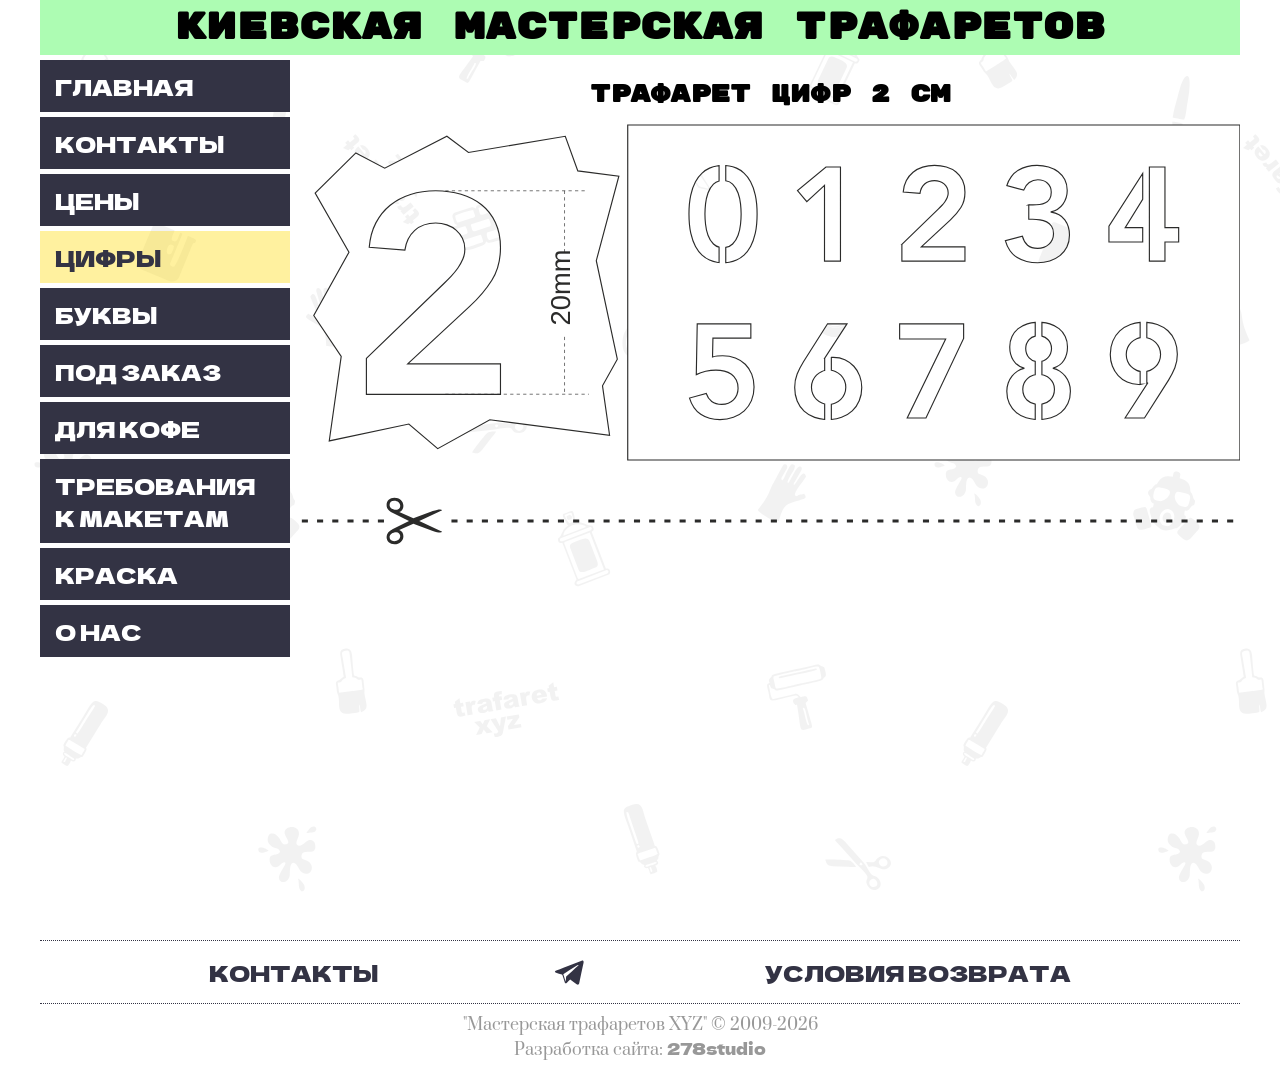
<file: trafarety-cyfr/cyfry-2cm/index.html>
<!DOCTYPE html>
<html lang="ru">
  <head>
    <meta charset="UTF-8" />
    <meta http-equiv="X-UA-Compatible" content="IE=edge" />
    <meta name="viewport" content="width=device-width, initial-scale=1.0" />

    <meta property="og:image" content="/img/coffee_01.jpeg" />
    <meta
      property="og:title"
      content="Изготовление трафаретов | Цирфы 2см высотой"
    />
    <meta property="og:site_name" content="Изготовление трафаретов. Киев." />
    <meta property="og:description" content="Трафареты цифр 2см" />
    <link rel="stylesheet" href="/style.css" />
    <link rel="stylesheet" href="./style.css" />
    <link rel="icon" type="image/png" href="/img/favicon.ico" />
    <title>Трафарет цифр 2 см</title>
  </head>
  <body>
    <div id="onloads"><img src="/img/logo_best.svg" alt="" /></div>
    <div id="mobile_menu_btn"></div>
    <header id="header">
      <div class="main_title_container">
        <h1 class="main_title">КИЕВСКАЯ МАСТЕРСКАЯ ТРАФАРЕТОВ</h1>
      </div>
      <menu>
        <nav id="navigation">
          <a href="/" class="nav_link" title="На главную">Главная</a>
          <a href="/contacts" class="nav_link" title="Контакты">Контакты</a>
          <a href="/prices" class="nav_link" title="Цены">Цены</a>
          <a
            href="/trafarety-cyfr"
            class="nav_link nav_link_archi"
            title="Трафареты цифр"
          >
            <span class="span_in_link">Трафареты<br /></span>Цифры
          </a>
          <a
            href="/trafarety-bukv"
            class="nav_link nav_link_archi"
            title="Трафареты букв"
            ><span class="span_in_link">Трафареты<br /></span>Буквы
          </a>
          <a
            href="/trafarety-pod-zakaz"
            class="nav_link nav_link_archi"
            title="Трафареты под заказ"
            ><span class="span_in_link">Трафареты<br /></span>Под заказ
          </a>
          <a
            href="/trafarety-dlia-kofe/"
            class="nav_link nav_link_archi"
            title="Для кофе, для ящиков и проч."
            ><span class="span_in_link">Трафареты<br /></span>Для кофе
          </a>
          <a
            href="/trebovania-k-maketam"
            class="nav_link"
            title="Как подготовить макет"
            >Требования к макетам</a
          >
          <a
            href="/trafaretnaya-kraska"
            class="nav_link"
            title="Краска для трафаретов"
            >Краска</a
          >
          <a href="/about" class="nav_link" title="Немного о нас">О нас</a>
        </nav>
      </menu>
    </header>
    <div class="mobile_greetings">
      <h1 class="main_title_mobile">КИЕВСКАЯ МАСТЕРСКАЯ ТРАФАРЕТОВ</h1>
    </div>
    <div class="wrapper_main">
      <main>
        <article>
          <h2 class="start_title">Трафарет цифр 2 см</h2>
          <img src="/img/cyfral_20mm.svg" alt="" />
        </article>
        <img
          src="/img/scissors.svg"
          alt=""
          style="width: 100%"
          class="scissors"
        />
      </main>
    </div>
    <footer>
      <div class="footer_info">
        <a href="/contacts/" class="footer_link">Контакты</a>
        <a
          href="https://t.me/trafaretxyz"
          target="_blank"
          class="footer_link footer_tlg"
        ></a>
        <a href="/usloviya-vozvrata/" class="footer_link"
          >Условия <br class="footer_mobile_break" />
          возврата</a
        >
      </div>
      <div class="footer_copy">
        <div>
          "Мастерская трафаретов XYZ" &copy; 2009-<span
            id="current_year"
          ></span>
        </div>
        <div>
          Разработка сайта:
          <a
            href="https://t.me/studio278"
            target="_blank"
            style="font-family: 'Delta'"
            >278studio</a
          >
        </div>
      </div>
    </footer>
    <script>
      var openArticle = false;
    </script>
    <script src="/script.js"></script>
  </body>
</html>
</file>
<file: style.css>
@import url("https://fonts.googleapis.com/css2?family=Rubik+Mono+One&display=swap");
@import url("https://fonts.googleapis.com/css2?family=Montserrat:wght@400;700&display=swap");
@import url("https://fonts.googleapis.com/css2?family=Brygada+1918:wght@400;700&display=swap");
@import url("https://fonts.googleapis.com/css2?family=Yanone+Kaffeesatz:wght@400&display=swap");
@import url("https://fonts.googleapis.com/css2?family=Dela+Gothic+One&display=swap");
@import url("https://fonts.googleapis.com/css2?family=Roboto+Slab:wght@400;700&display=swap");
@import url("https://fonts.googleapis.com/css2?family=Playfair+Display:ital,wght@0,400;0,700;1,400&display=swap");
@import url("https://fonts.googleapis.com/css2?family=Manrope:wght@400;700&display=swap");
@import url("https://fonts.googleapis.com/css2?family=Jost:wght@300;400;700&display=swap");
@import url("https://fonts.googleapis.com/css2?family=Prata&display=swap");
@font-face {
  font-family: "Delta";
  src: url("/fonts/myfont-regular-webfont.woff2") format("woff2"),
    url("/fonts/myfont-regular-webfont.woff") format("woff");
  font-weight: normal;
  font-style: normal;
}
#onloads {
  background-color: #fff;
  position: fixed;
  z-index: 200;
  width: 100%;
  left: 0;
  top: 0;
  height: 100%;
  display: flex;
  justify-content: center;
}
@keyframes zoomInOut {
  0% {
    transform: scale(1);
    opacity: 0.9;
  }
  50% {
    transform: scale(1.03);
    opacity: 1;
  }
  100% {
    transform: scale(1);
    opacity: 0.9;
  }
}
#onloads img {
  width: 10%;
  animation: zoomInOut 1s ease-in-out infinite;
}
.first_h2_many {
  padding-top: 0;
}
@media screen and (max-width: 992px) {
  #onloads img {
    width: 20%;
  }
  .first_h2_many {
    padding-top: 30px;
  }
}
html {
  scroll-behavior: smooth;
}
* {
  font-family: "Prata", serif;
  /* font-family: "Brygada 1918", serif; */
  margin: 0;
  padding: 0;
  box-sizing: border-box;
  /* font-size: 102%; */
  /* z-index: 0; */
  /* cursor: url("/img/cursor.svg"), auto !important; */
}
a {
  color: inherit;
}
img {
  pointer-events: none;
}
.main_title_container {
  position: fixed;
  display: flex;
  flex-direction: column;
  align-items: center;
  width: 100%;
  max-width: 1200px;
  top: 0px;
  background-color: #adfcb3;
}
.main_title {
  font-size: 36px;
  padding: 5px 0px;
  font-family: "Rubik Mono One", sans-serif;
}
p {
  text-align: justify;
  text-indent: 50px;
  line-height: 32px;
  font-size: 110%;
  letter-spacing: 1px;
}
p::first-letter {
  font-family: "Delta";
  color: #555;
  font-size: 125%;
}
body {
  background-image: url("./img/bg.svg");
  background-size: contain;
  background-repeat: repeat;
  background-attachment: fixed;
  max-width: 1200px;
  margin: 0 auto;
  margin-top: 80px;
  position: relative;
}
a {
  text-decoration: none;
}
menu {
  position: relative !important;
  z-index: 10 !important;
}
header {
  position: fixed;
  max-width: 250px;
  top: 60px;
  z-index: 10;
  /* display: none; */
}
nav {
  display: flex;
  flex-direction: column;
  /* height: 0; */
}
.nav_link {
  background-color: #334;
  padding: 10px 15px;
  margin-bottom: 5px;
  color: rgba(255, 255, 255, 1);
  text-transform: uppercase;
  font-size: 22px;
  /* font-family: "Rubik Mono One", sans-serif; */
  font-family: "Delta", sans-serif;
  position: relative;
  transition: all 200ms ease;
  z-index: 100;
}
.span_in_link {
  position: absolute;
  top: 0;
  font-size: 10px;
  font-family: "Delta", sans-serif;
  color: rgba(255, 255, 255, 0);
}
.nav_link:hover .span_in_link {
  color: #334;
  transition: all 200ms ease;
}
.nav_link:hover,
.active_menu_item {
  background-color: rgba(255, 217, 0, 0.377);
  color: #334 !important;
  /* animation: zoomInOut 1s linear 0s infinite; */
  transition: all 200ms ease;
}

.nav_link_archi {
  color: #fff;
}
main {
  margin-left: 260px;
  top: 0;
  /* min-height: 80vh; */
}
h2 {
  text-align: center;
}
h3,
h2,
h1 {
  font-family: "Rubik Mono One", sans-serif;
  padding: 30px 0px 0px 0px;
}
footer {
  display: flex;
  flex-direction: column;
  border-top: 1px dotted #334;
  width: 100%;
  max-width: 1200px;
  margin-top: 50px;
}
.footer_info {
  display: flex;
  justify-content: space-evenly;
  border-bottom: 1px dotted #334;
}
.footer_link {
  padding: 10px 15px;
  margin: 5px 0px;
  color: #334;
  text-transform: uppercase;
  font-size: 22px;
  /* font-family: "Rubik Mono One", sans-serif; */
  font-family: "Delta", sans-serif;
}
.footer_link:hover {
  color: white;
  background-color: #334;
}
.footer_copy {
  text-align: center;
  margin: 10px;
  /* display: flex; */
  justify-content: space-evenly;
  opacity: 0.4;
}
#mobile_menu_btn {
  display: none;
  position: fixed;
  z-index: 100;
}
.mobile_greetings {
  display: none;
}
.footer_tlg {
  width: 50px;
  padding: 5px;
  /* height: 50px; */
  background-image: url("/img/tlg_simple_dark.svg");
  background-position: center;
  background-repeat: no-repeat;
  background-size: contain;
}
.footer_tlg:hover {
  background-image: url("/img/tlg_simple.svg");
}
.footer_mobile_break {
  display: none;
}
.after_map {
  text-indent: 0;
  margin-top: 40px;
  margin-left: 50px;
  margin-right: 20px;
  position: relative;
  background-color: rgba(255, 0, 0, 0.255);
  padding: 10px;
  border-radius: 5px;
  /* z-index: -1; */
}
.after_map::first-letter {
  font-family: inherit;
}
.after_map::before {
  content: "!";
  font-size: 32px;
  display: table;
  position: absolute;
  left: -30px;
  top: 50%;
  transform: translateY(-50%);
  font-family: "Delta", sans-serif;
}
.after_map a {
  color: #334;
  font-family: "Delta", sans-serif;
}
.after_map a:hover {
  border-bottom: 1px solid #334;
}
.scissors {
  margin: 30px 0px;
}
/* spinner */
.loader {
  height: 50px;
  background-image: url("/img/logo_best.svg");
  background-position: center;
  background-size: contain;
  background-repeat: no-repeat;
  animation: zoomInOut 1s ease infinite;
}

.price_button {
  text-align: center;
  display: block;
  margin: 0 auto;
  background-color: rgb(79, 169, 61);
  color: rgba(255, 255, 255, 1);
  font-size: 16px;
  padding: 10px;

  /* position: relative; */
  transition: all 200ms ease;
  /* z-index: 0; */
  padding: 10px;
  border: 0;

  /* width: 10%; */
}
.price_button a {
  font-family: "Delta", sans-serif;
}
.price_button:hover {
  cursor: pointer;
  background-color: #334;
}
.link_mail::first-letter {
  font-family: inherit;
  color: inherit;
  font-size: inherit;
}
/* pokupki start */
#pokupki {
  display: flex;
  justify-content: center;
  align-items: center;
  right: 50px;
  top: 12px;
  width: 100px;
  height: 100px;
  background-image: url("/img/pokupki.svg");
  background-size: cover;
  opacity: 0.8;
  position: fixed;
  z-index: 200;
  border: none;
  outline: none;
  border-style: none;
  background-color: transparent;
  -webkit-touch-callout: none;
  -webkit-user-select: none;
  -khtml-user-select: none;
  -moz-user-select: none;
  -ms-user-select: none;
  user-select: none;
}
#pokupki:hover {
  opacity: 1;
  cursor: pointer;
}
#pokupki span {
  display: flex;
  justify-content: center;
  align-items: center;
  background-color: tomato;
  width: 40px;
  height: 40px;
  border-radius: 50%;
  color: white;
  font-family: "Delta";
}
/* pokupki end */
@media screen and (max-width: 992px) {
  .nav_link {
    font-size: 18px;
    padding: 7px 10px;
  }
  .float_img {
    width: 100% !important;
  }
  .main_title_mobile {
    z-index: 100;
  }
  menu {
    /* position: relative !important;
    z-index: 10 !important; */
  }
  header {
    z-index: -10;
    top: 16px;
  }
  nav {
    /* opacity: 0; */
    /* position: absolute; */
    transform: translateX(-100%);
    /* display: none; */
    background-color: #fff;
    padding: 0px 5px;
    transition: 200ms ease;
  }
  main {
    margin-left: 0;
    /* margin: 0px 10px; */
  }
  .main_title_container {
    display: none;
  }
  body {
    margin-top: 0px;
  }
  #mobile_menu_btn {
    display: block;
    right: 0px;
    top: 12px;
    width: 70px;
    height: 70px;
    background-image: url("/img/touch.svg");
    background-size: cover;
    opacity: 0.8;
    position: fixed;
    z-index: 200;
    border: none;
    outline: none;
    border-style: none;
    background-color: transparent;
    -webkit-touch-callout: none;
    -webkit-user-select: none;
    -khtml-user-select: none;
    -moz-user-select: none;
    -ms-user-select: none;
    user-select: none;
  }
  .mobile_greetings {
    display: unset;
  }
  .main_title_mobile {
    font-family: "Rubik Mono One", sans-serif;
    font-size: 0.8rem;
    text-align: center;
    background-color: #adfcb3;
    position: fixed;
    width: 100%;
    padding: 0;
  }
  footer {
    /* position: absolute; */
    /* bottom: 20px; */
    padding-bottom: 40px;
    background-color: #334;
    color: white;
  }
  .footer_link {
    display: flex;
    align-items: center;
    color: white;
    border: 1px solid rgba(255, 255, 255, 0.365);
    font-size: 12px;
    text-align: center;
  }
  .footer_tlg {
    background-image: url("/img/tlg_simple.svg");
    width: 60px;
  }
  .footer_mobile_break {
    display: unset;
  }
  .after_map {
    font-size: 14px;
  }
}
</file>
<file: about/style.css>
.after_map {
  margin-top: 10px;
  font-size: 14px;
  line-height: 1.25rem;
  text-align: unset;
  max-width: 80%;
}
h2 {
  text-align: center;
}
h3 {
  font-size: 24px;
  text-align: center;
  padding-top: 0;
  margin-top: 30px;
}
.after_map_title {
  font-family: "Delta", sans-serif;
}
.link_mail {
  text-align: center;
  text-indent: 0;
  padding: 10px;
}
p {
  text-indent: 50px;
  margin: 30px 0px;
}
.link_mail a {
  text-align: center;
  background-color: rgb(79, 169, 61);
  color: rgba(255, 255, 255, 1);
  font-size: 1.25rem;
  padding: 10px;
  font-family: "Delta", sans-serif;
  transition: all 200ms ease;
  border: 0;
  max-width: 250px;
  margin: 10px 0px;
  animation: zoomInOut 1.2s ease infinite;
}
.link_mail a:hover {
  cursor: pointer;
  background-color: #334;
}
b {
  font-family: "Manrope";
}
h4 {
  font-size: 20px;
  text-align: center;
  line-height: 2.5rem;
  letter-spacing: 1px;
}
.list_item_wrapper {
  border: 1px solid rgba(51, 51, 68, 0.25);
  margin: 30px 0px;
  /* padding: 15px; */
  cursor: pointer;
}
.showImg {
  height: auto !important;
  transition: all 300ms ease;
}
.active_wrapper {
  /* background-color: rgba(221, 160, 221, 0.281); */
}
.list_item_wrapper:hover,
.active_wrapper:hover {
  background-color: rgba(221, 160, 221, 0.281);
  cursor: pointer;
}
.list_number {
  display: flex;
  align-items: center;
  justify-content: center;
  background-color: rgba(221, 160, 221, 0.281);
  text-indent: 0;
  height: 100%;
  margin-left: 0px;
}
.list_number span {
  font-family: "Delta";
}
.number_and_p {
  display: grid;
  /* grid-template-columns: 1fr 22fr; */
}
.number_and_p p {
  text-align: center;
}
@media screen and (max-width: 992px) {
  .after_map {
    margin-top: 30px;
    margin-bottom: 30px;
    max-width: 100%;
  }
  h4 {
    text-indent: 0;
  }
}
</file>
<file: contacts/style.css>
main {
  display: flex;
  justify-content: center;
  /* flex-direction: column; */
  flex-wrap: wrap;
}
a {
  color: inherit;
}
body {
  min-height: 90vh;
}
footer {
  /* position: absolute; */
  bottom: 20px;
}
.telephone_img {
  flex-basis: 50%;
  width: 50%;
  /* margin: 0 auto;
  max-width: 50%; */
}
.contacts_wrapper {
  width: 50%;
  display: flex;
  justify-content: center;
  align-items: flex-end;
  flex-direction: column;
  font-family: "Rubik Mono One", sans-serif;
  /* font-weight: bold; */
  font-size: 22px;
  line-height: 2.5rem;
}
.block_title,
.address {
  /* font-family: "Rubik Mono One", sans-serif; */
}
.telegram_img,
.golub_img {
  width: 30px;
  height: 30px;
  margin-right: 10px;
}
.golub_img {
  width: 50px;
  height: 50px;
}
.matches {
  width: 60px;
  margin-right: 10px;
}
.telegram,
.email,
.telephone_number {
  display: flex;
  align-items: center;
}
h2 {
  padding: 0;
  padding-bottom: 15px;
}
.wrapper_main {
  min-height: 90vh;
}
.map {
  margin-top: 40px;
  text-align: center;
}

@media screen and (max-width: 992px) {
  main {
    flex-direction: column;
  }
  .telephone_img,
  .contacts_wrapper {
    width: 100%;
  }
  .contacts_wrapper {
    align-items: center;
    margin: 40px 0px;
  }
  footer {
    /* position: absolute; */
    /* bottom: 20px; */
    padding-bottom: 40px;
    background-color: #334;
    color: white;
  }
  .footer_link {
    color: white;
    border: 1px solid rgba(255, 255, 255, 0.365);
    font-size: 12px;
  }
  .start_title {
    margin-top: 20px;
  }
}
</file>
<file: prices/style.css>
b {
  font-family: "Manrope";
}
h2 {
  margin-bottom: 10px;
}
h4 {
  font-size: 20px;
  text-indent: 50px;
  line-height: 2.5rem;
  letter-spacing: 1px;
}
.after_map {
  margin-top: 10px;
  font-size: 14px;
  line-height: 1.25rem;
  text-align: unset;
  max-width: 80%;
}
a {
  font-family: "Delta", sans-serif;
}
.price_button {
  text-align: center;
  background-color: rgb(79, 169, 61);
  color: rgba(255, 255, 255, 1);
  font-size: 1.25rem;
  padding: 10px;
  font-family: "Delta", sans-serif;
  transition: all 200ms ease;
  border: 0;
  max-width: 250px;
  margin: 10px 0px;
  animation: zoomInOut 1.2s ease infinite;
  /* height: 100%; */

  /* width: 10%; */
}
.price_button:hover {
  cursor: pointer;
  background-color: #334;
}
.price_block_wrapper {
  display: grid;
  grid-template-columns: 1fr 1fr;
  align-items: center;
  /* justify-content: space-evenly; */
}
@media screen and (max-width: 992px) {
  .price_button {
    max-width: 100%;
  }
  .price_block_wrapper {
    grid-template-columns: 1fr;
  }
  .prices_list {
    text-align: center;
  }
  h4 {
    text-indent: 0;
  }
  .after_map {
    margin-top: 30px;
    margin-bottom: 30px;
    max-width: 100%;
  }
}
</file>
<file: trafaretnaya-kraska/style.css>
b {
  font-family: "Manrope";
}
h2 {
  margin-bottom: 10px;
}
h4 {
  font-size: 20px;
  text-indent: 50px;
  line-height: 2.5rem;
  letter-spacing: 1px;
}
.after_map {
  margin-top: 10px;
  font-size: 14px;
  line-height: 1.25rem;
  text-align: unset;
  max-width: 80%;
}
a {
  font-family: "Delta", sans-serif;
}
.price_button {
  text-align: center;
  background-color: rgb(79, 169, 61);
  color: rgba(255, 255, 255, 1);
  font-size: 1.25rem;
  padding: 10px;
  font-family: "Delta", sans-serif;
  transition: all 200ms ease;
  border: 0;
  max-width: 250px;
  margin: 10px 0px;
  animation: zoomInOut 1.2s ease infinite;
  /* height: 100%; */

  /* width: 10%; */
}
.price_button:hover {
  cursor: pointer;
  background-color: #334;
}
.price_block_wrapper {
  display: grid;
  grid-template-columns: 1fr 1fr;
  align-items: center;
  /* justify-content: space-evenly; */
}
@media screen and (max-width: 992px) {
  .price_button {
    max-width: 100%;
  }
  .price_block_wrapper {
    grid-template-columns: 1fr;
  }
  .prices_list {
    text-align: center;
  }
  h4 {
    text-indent: 0;
  }
  .after_map {
    margin-top: 30px;
    margin-bottom: 30px;
    max-width: 100%;
  }
}
</file>
<file: trafarety-bukv/style.css>
main {
  display: flex;
  justify-content: center;
  /* flex-direction: column; */
  flex-wrap: wrap;
}
img {
  max-width: 100%;
}
a {
  color: inherit;
}
body {
  min-height: 90vh;
}
.start_title {
  width: 100%;
  text-align: center;
  /* margin: 30px 0px; */
}
footer {
  /* position: absolute; */
  bottom: 20px;
}

h2 {
  padding: 0;
  padding-bottom: 15px;
}
.wrapper_main {
  min-height: 90vh;
  position: relative;
  z-index: 0;
}
.img_in_p {
  width: 50%;
  float: left;
  padding: 20px 20px 0px 0px;
}
.article_text {
  display: block;
  transform: scaleY(0);
  height: 0;
  overflow: hidden;
  transition: all 300ms ease;
}

.hide_class {
  transform: scaleY(1);
  transform-origin: top;
  transition: all 300ms ease;
}
.show_button {
  text-align: center;
  display: block;
  margin: 0 auto;
  background-color: #334;
  color: rgba(255, 255, 255, 1);
  text-transform: uppercase;
  position: relative;
  transition: all 200ms ease;
  z-index: 0;
  padding: 10px 15px;
  margin-bottom: 5px;
  font-size: 22px;
  font-family: "Delta", sans-serif;
  z-index: 0;
}

/* cyfrals block ????????????????????????????????????????????*/
.price_button {
  text-align: center;
  /* display: block; */
  /* margin: 0 auto; */
  background-color: rgb(79, 169, 61);
  color: rgba(255, 255, 255, 1);
  font-size: 16px;
  padding: 10px;
  font-family: "Delta", sans-serif !important;
  /* position: relative; */
  transition: all 200ms ease;
  /* z-index: 0; */
  padding: 10px;
  border: 0;

  /* width: 10%; */
}
.price_button:hover {
  cursor: pointer;
  background-color: #334;
}
.button_wrapper {
  display: flex;
  justify-content: center;
  align-items: center;
}

.cyfrals_list_wrapper {
  position: relative;
}
.cyfral_list_title {
  top: 55px;
  padding: 0;
  padding: 10px;
  position: sticky;
  background-color: #334;
  color: white;
  z-index: 11;
}
.cyfral_block_container {
  display: grid;
  grid-template-columns: 1fr 3fr 1fr;
}
.cyfral_block_link {
  padding: 5px;
  margin-bottom: 30px;
  display: block;
  background-color: rgba(160, 169, 221, 0.315);
  border: 2px solid transparent;
  transition: all 200ms ease;
}

.cyfral_block_link:hover {
  border: 2px solid #334;
  transition: all 200ms ease;
  background-color: rgba(160, 169, 221, 0.5);
}
.cyfral_block_link:hover .cyfral_block_img {
  transform: scale(1.01);
  transition: all 200ms ease;
  transform: scale(1.01);
}
.cyfral_block_title {
  position: relative;
  z-index: 10;
  display: flex;
  align-items: center;
  justify-content: center;
  font-family: "Manrope";
  font-size: 1.3rem;
  padding-top: 0;
}
.cyfral_block_title b {
  font-family: "Manrope";
}
.cyfral_block_img {
  /* width: 100%; */
  transition: all 200ms ease;
}
.cyfral_block_description {
  text-indent: 0;
  font-size: 12px;
}
.mobile_title_list {
  display: none;
}
.hr {
  display: flex;
  margin-top: 20px;
  border-bottom: 3px dotted black;
  width: 100%;
  height: 0px;
  position: relative;
  opacity: 1;
}
.hr::before {
  display: table;
  content: "✂";
  position: absolute;
  font-size: 32px;
  height: 30px;
  width: 32px;
  top: 0;
  left: 0;
}

@media screen and (max-width: 992px) {
  main {
    flex-direction: column;
  }
  footer {
    /* position: absolute; */
    /* bottom: 20px; */
    padding-bottom: 40px;
    background-color: #334;
    color: white;
  }
  .footer_link {
    color: white;
    border: 1px solid rgba(255, 255, 255, 0.365);
    font-size: 12px;
  }
  .start_title {
    margin-top: 20px;
    margin-bottom: 0px;
  }
  .img_in_p {
    width: 100%;
    padding: 0;
  }
  .video {
    height: 200px;
  }

  .cyfral_block_container {
    /* display: grid; */
    grid-template-columns: 2fr 1fr;
    /* border: 1px solid transparent; */
  }
  .cyfral_block_title {
    display: none;
  }
  .cyfral_list_title {
    top: 16px;
    /* border: 2px solid #334; */
  }
  .mobile_title_list {
    display: block;
    text-align: center;
    margin-bottom: 5px;
  }
  .cyfral_block_link:hover {
    border: 2px solid transparent;
  }
}
</file>
<file: trafarety-cyfr/style.css>
main {
  display: flex;
  justify-content: center;
  /* flex-direction: column; */
  flex-wrap: wrap;
}
img {
  max-width: 100%;
}
a {
  color: inherit;
}
body {
  min-height: 90vh;
}
.start_title {
  width: 100%;
  text-align: center;
  /* margin: 30px 0px; */
}
footer {
  /* position: absolute; */
  bottom: 20px;
}

h2 {
  padding: 0;
  padding-bottom: 15px;
}
.wrapper_main {
  min-height: 90vh;
  position: relative;
  z-index: 0;
}
.img_in_p {
  width: 50%;
  float: left;
  padding: 20px 20px 0px 0px;
}
.article_text {
  display: block;
  transform: scaleY(0);
  height: 0;
  overflow: hidden;
  transition: all 300ms ease;
}

.hide_class {
  transform: scaleY(1);
  transform-origin: top;
  transition: all 300ms ease;
}
.show_button {
  text-align: center;
  display: block;
  margin: 0 auto;
  background-color: #334;
  color: rgba(255, 255, 255, 1);
  text-transform: uppercase;
  position: relative;
  transition: all 200ms ease;
  z-index: 0;
  padding: 10px 15px;
  margin-bottom: 5px;
  font-size: 22px;
  font-family: "Delta", sans-serif;
  z-index: 0;
}

/* cyfrals block ????????????????????????????????????????????*/
.price_button {
  text-align: center;
  /* display: block; */
  /* margin: 0 auto; */
  background-color: rgb(79, 169, 61);
  color: rgba(255, 255, 255, 1);
  font-size: 16px;
  padding: 10px;
  font-family: "Delta", sans-serif !important;
  /* position: relative; */
  transition: all 200ms ease;
  /* z-index: 0; */
  padding: 10px;
  border: 0;

  /* width: 10%; */
}
.price_button:hover {
  cursor: pointer;
  background-color: #334;
}
.button_wrapper {
  display: flex;
  justify-content: center;
  align-items: center;
}

.cyfrals_list_wrapper {
  position: relative;
}
.cyfral_list_title {
  top: 55px;
  padding: 0;
  padding: 10px;
  position: sticky;
  background-color: #334;
  color: white;
  /* color: tomato; */
  /* background-color: rgba(165, 218, 243, 0.781); */
  /* border: 1px dotted tomato; */
  z-index: 11;
}
.cyfral_block_container {
  display: grid;
  grid-template-columns: 1fr 2fr 1fr;
}
.cyfral_block_link {
  padding: 5px;
  margin-bottom: 10px;
  display: block;
  background-color: rgba(221, 160, 221, 0.315);
  border: 2px solid transparent;
  transition: all 200ms ease;
}

.cyfral_block_link:hover {
  border: 2px solid #334;
  transition: all 200ms ease;
  background-color: rgba(221, 160, 221, 0.5);
}
.cyfral_block_link:hover .cyfral_block_img {
  transform: scale(1.01);
  transition: all 200ms ease;
  transform: scale(1.01);
}
.cyfral_block_title {
  position: relative;
  z-index: 10;
  display: flex;
  align-items: center;
  justify-content: center;
  font-family: "Manrope";
  font-size: 1.3rem;
  padding-top: 0;
}
.cyfral_block_title b {
  font-family: "Manrope";
}
.cyfral_block_img {
  /* width: 100%; */
  transition: all 200ms ease;
}
.cyfral_block_description {
  text-indent: 0;
  font-size: 12px;
}
.mobile_title_list {
  display: none;
}
.hr {
  display: flex;
  margin-top: 20px;
  border-bottom: 3px dotted black;
  width: 100%;
  height: 0px;
  position: relative;
  opacity: 1;
}
.hr::before {
  display: table;
  content: "✂";
  position: absolute;
  font-size: 32px;
  height: 30px;
  width: 32px;
  top: 0;
  left: 0;
}

@media screen and (max-width: 992px) {
  main {
    flex-direction: column;
  }
  footer {
    /* position: absolute; */
    /* bottom: 20px; */
    padding-bottom: 40px;
    background-color: #334;
    color: white;
  }
  .footer_link {
    color: white;
    border: 1px solid rgba(255, 255, 255, 0.365);
    font-size: 12px;
  }
  .start_title {
    margin-top: 20px;
    margin-bottom: 0px;
  }
  .img_in_p {
    width: 100%;
    padding: 0;
  }
  .video {
    height: 200px;
  }

  .cyfral_block_container {
    /* display: grid; */
    grid-template-columns: 2fr 1fr;
    /* border: 1px solid transparent; */
  }
  .cyfral_block_title {
    display: none;
  }
  .cyfral_list_title {
    top: 16px;
    /* border: 2px solid #334; */
  }
  .mobile_title_list {
    display: block;
    text-align: center;
    margin-bottom: 5px;
  }
  .cyfral_block_link:hover {
    border: 2px solid transparent;
  }
}
</file>
<file: trafarety-dlia-kofe/style.css>
main {
  display: flex;
  justify-content: center;
  /* flex-direction: column; */
  flex-wrap: wrap;
}
img {
  max-width: 100%;
}
a {
  color: inherit;
}
body {
  min-height: 90vh;
}
.start_title {
  width: 100%;
  text-align: center;
  /* margin: 30px 0px; */
}
footer {
  /* position: absolute; */
  bottom: 20px;
}

h2 {
  padding: 0;
  padding-bottom: 15px;
}
.wrapper_main {
  min-height: 90vh;
  position: relative;
  z-index: 0;
}
.img_in_p {
  width: 50%;
  float: left;
  padding: 20px 20px 0px 0px;
}
.article_text {
  display: block;
  transform: scaleY(0);
  height: 0;
  overflow: hidden;
  transition: all 300ms ease;
}

.hide_class {
  transform: scaleY(1);
  transform-origin: top;
  transition: all 300ms ease;
}
.show_button {
  text-align: center;
  display: block;
  margin: 0 auto;
  background-color: #334;
  color: rgba(255, 255, 255, 1);
  text-transform: uppercase;
  position: relative;
  transition: all 200ms ease;
  z-index: 0;
  padding: 10px 15px;
  margin-bottom: 5px;
  font-size: 22px;
  font-family: "Delta", sans-serif;
  z-index: 0;
}

/* cyfrals block ????????????????????????????????????????????*/
.price_button {
  text-align: center;
  /* display: block; */
  /* margin: 0 auto; */
  background-color: rgb(79, 169, 61);
  color: rgba(255, 255, 255, 1);
  font-size: 16px;
  padding: 10px;
  font-family: "Delta", sans-serif !important;
  /* position: relative; */
  transition: all 200ms ease;
  /* z-index: 0; */
  padding: 10px;
  border: 0;

  /* width: 10%; */
}
.price_button:hover {
  cursor: pointer;
  background-color: #334;
}
.button_wrapper {
  display: flex;
  justify-content: center;
  align-items: center;
}

.cyfrals_list_wrapper {
  position: relative;
}
.cyfral_list_title {
  top: 55px;
  padding: 0;
  padding: 10px;
  position: sticky;
  background-color: #334;
  color: white;
  z-index: 11;
}
.cyfral_block_container {
  display: grid;
  grid-template-columns: 1fr 3fr 1fr;
}
.cyfral_block_link {
  padding: 5px;
  margin-bottom: 30px;
  display: block;
  background-color: rgba(160, 169, 221, 0.315);
  border: 2px solid transparent;
  transition: all 200ms ease;
}

.cyfral_block_link:hover {
  border: 2px solid #334;
  transition: all 200ms ease;
  background-color: rgba(160, 169, 221, 0.5);
}
.cyfral_block_link:hover .cyfral_block_img {
  transform: scale(1.01);
  transition: all 200ms ease;
  transform: scale(1.01);
}
.cyfral_block_title {
  position: relative;
  z-index: 10;
  display: flex;
  align-items: center;
  justify-content: center;
  font-family: "Manrope";
  font-size: 1.3rem;
  padding-top: 0;
}
.cyfral_block_title b {
  font-family: "Manrope";
}
.cyfral_block_img {
  /* width: 100%; */
  transition: all 200ms ease;
}
.cyfral_block_description {
  text-indent: 0;
  font-size: 12px;
}
.mobile_title_list {
  display: none;
}
.hr {
  display: flex;
  margin-top: 20px;
  border-bottom: 3px dotted black;
  width: 100%;
  height: 0px;
  position: relative;
  opacity: 1;
}
.hr::before {
  display: table;
  content: "✂";
  position: absolute;
  font-size: 32px;
  height: 30px;
  width: 32px;
  top: 0;
  left: 0;
}
.main_img {
  transition: all 300ms ease;
}
h3 {
  font-size: 24px;
  text-align: center;
  padding-top: 0;
}
h4 {
  font-size: 20px;
  text-align: center;
  line-height: 2.5rem;
  letter-spacing: 1px;
}
b {
  font-family: "Manrope";
}
.price_block_wrapper {
  margin-top: 20px;
  display: grid;
  grid-template-columns: 1fr;
  align-items: center;
}
.prices_list {
  /* background-color: #afa; */
  border: 1px solid rgba(51, 51, 68, 0.3);
  padding: 30px;
  margin: 10px;
  transition: 200ms ease;
}
.prices_list:hover {
  border: 1px solid rgba(51, 51, 68, 0.9);
  transition: 200ms ease;
}
.prices_list h4:first-child {
  text-decoration: underline;
}
.final_choise {
  display: grid;
}
.final_choise a {
  text-align: center;
  padding: 20px;
  font-family: "Delta";
  color: white;
  background-color: rgb(79, 169, 61);
  margin: 10px;
  transition: 200ms ease;
}
.final_choise a:hover {
  background-color: #334;
  color: white;
  transition: 200ms ease;
}
@media screen and (max-width: 992px) {
  main {
    flex-direction: column;
  }
  footer {
    /* position: absolute; */
    /* bottom: 20px; */
    padding-bottom: 40px;
    background-color: #334;
    color: white;
  }
  .footer_link {
    color: white;
    border: 1px solid rgba(255, 255, 255, 0.365);
    font-size: 12px;
  }
  .start_title {
    margin-top: 20px;
    margin-bottom: 0px;
  }

  .mobile_title_list {
    display: block;
    text-align: center;
    margin-bottom: 5px;
  }
  .cyfral_block_link:hover {
    border: 2px solid transparent;
  }
  .price_block_wrapper {
    grid-template-columns: 1fr;
  }
  .prices_list {
    text-align: center;
  }
  h4 {
    text-indent: 0;
  }
}
</file>
<file: trafarety-pod-zakaz/style.css>
.after_map {
  margin-top: 10px;
  font-size: 14px;
  line-height: 1.25rem;
  text-align: unset;
  max-width: 80%;
}
h3 {
  font-size: 24px;
  text-align: center;
  padding-top: 0;
}
.after_map_title {
  font-family: "Delta", sans-serif;
}
.link_mail {
  text-align: center;
  text-indent: 0;
  padding: 10px;
}
.link_mail a {
  text-align: center;
  background-color: rgb(79, 169, 61);
  color: rgba(255, 255, 255, 1);
  font-size: 1.25rem;
  padding: 10px;
  font-family: "Delta", sans-serif;
  transition: all 200ms ease;
  border: 0;
  max-width: 250px;
  margin: 10px 0px;
  animation: zoomInOut 1.2s ease infinite;
}
.link_mail a:hover {
  cursor: pointer;
  background-color: #334;
}
b {
  font-family: "Manrope";
}
h4 {
  font-size: 20px;
  text-align: center;
  line-height: 2.5rem;
  letter-spacing: 1px;
}
#order_form {
  margin-top: 50px;
}
.price_block_wrapper {
  margin-top: 20px;
  display: grid;
  grid-template-columns: 1fr;
  align-items: center;
}
.form_wrapper {
  /* display: grid; */
  min-height: 80vh;
  background-color: rgba(221, 160, 221, 0.281);
  padding: 10px;
}
form {
  text-align: center;
  grid-template-columns: 1fr;
}
.subform {
  width: 50%;
  display: grid;
  padding: 20px;
  margin: 0 auto;
}
.subform_btn {
  /* box-sizing: border-box;
  width: 100%;
  /* padding: 20px; */
  text-align: center;

  color: rgba(255, 255, 255, 1);
  font-size: 1.25rem;
  /* padding: 10px; */
  font-family: "Delta", sans-serif;
  /* transition: all 200ms ease; */
  border: 0;
  max-width: 250px;
  /* margin: 10px 0px; */
  /* animation: zoomInOut 1.2s ease infinite; */
}
input,
textarea {
  outline: none;
  padding: 20px;
  border-width: 1px;
}
input[type="file"] {
  max-width: 100%;
}
input:invalid {
  /* border-color: tomato; */
}
textarea::placeholder {
  /* text-indent: 25px; */
  line-height: 1.5rem;
  letter-spacing: 1px;
}
form:invalid .subform_btn {
  /* background-color: tomato; */
  border: 2px solid white;
}
form:valid .subform_btn {
  background-color: rgb(79, 169, 61);
}
form:valid .subform_btn:hover {
  cursor: pointer;
  background-color: #334;
}
.red_star {
  color: tomato;
}
@media screen and (max-width: 992px) {
  .after_map {
    margin-top: 30px;
    margin-bottom: 30px;
    max-width: 100%;
  }
  .price_block_wrapper {
    grid-template-columns: 1fr;
  }
  .prices_list {
    text-align: center;
  }
  h4 {
    text-indent: 0;
  }
  .subform {
    width: 100%;
  }
}
</file>
<file: trebovania-k-maketam/style.css>
.after_map {
  margin-top: 10px;
  font-size: 14px;
  line-height: 1.25rem;
  text-align: unset;
  max-width: 80%;
}
h3 {
  font-size: 24px;
  text-align: center;
  padding-top: 0;
}
.after_map_title {
  font-family: "Delta", sans-serif;
}
.link_mail {
  text-align: center;
  text-indent: 0;
  padding: 10px;
}
p {
  text-indent: 0;
  /* margin-left: 30px; */
}
.link_mail a {
  text-align: center;
  background-color: rgb(79, 169, 61);
  color: rgba(255, 255, 255, 1);
  font-size: 1.25rem;
  padding: 10px;
  font-family: "Delta", sans-serif;
  transition: all 200ms ease;
  border: 0;
  max-width: 250px;
  margin: 10px 0px;
  animation: zoomInOut 1.2s ease infinite;
}
.link_mail a:hover {
  cursor: pointer;
  background-color: #334;
}
b {
  font-family: "Manrope";
}
h4 {
  font-size: 20px;
  text-align: center;
  line-height: 2.5rem;
  letter-spacing: 1px;
}
.list_item_wrapper {
  border: 1px solid rgba(51, 51, 68, 0.25);
  margin: 30px 0px;
  /* padding: 15px; */
  cursor: pointer;
}
.showImg {
  height: auto !important;
  transition: all 300ms ease;
}
.active_wrapper {
  /* background-color: rgba(221, 160, 221, 0.281); */
}
.list_item_wrapper:hover,
.active_wrapper:hover {
  background-color: rgba(221, 160, 221, 0.281);
  cursor: pointer;
}
.list_number {
  display: flex;
  align-items: center;
  justify-content: center;
  background-color: rgba(221, 160, 221, 0.281);
  text-indent: 0;
  height: 100%;
  margin-left: 0px;
}
.list_number span {
  font-family: "Delta";
}
.number_and_p {
  display: grid;
  /* grid-template-columns: 1fr 22fr; */
}
.number_and_p p {
  text-align: center;
}
@media screen and (max-width: 992px) {
  .after_map {
    margin-top: 30px;
    margin-bottom: 30px;
    max-width: 100%;
  }
  h4 {
    text-indent: 0;
  }
}
</file>
<file: usloviya-vozvrata/style.css>
.after_map {
  margin-top: 10px;
  font-size: 14px;
  line-height: 1.25rem;
  text-align: unset;
  max-width: 80%;
}
h3 {
  font-size: 24px;
  text-align: center;
  padding-top: 0;
  margin-top: 30px;
}
.after_map_title {
  font-family: "Delta", sans-serif;
}
.link_mail {
  text-align: center;
  text-indent: 0;
  padding: 10px;
}
p {
  text-indent: 0;
  margin: 30px 20px;
}
.link_mail a {
  text-align: center;
  background-color: rgb(79, 169, 61);
  color: rgba(255, 255, 255, 1);
  font-size: 1.25rem;
  padding: 10px;
  font-family: "Delta", sans-serif;
  transition: all 200ms ease;
  border: 0;
  max-width: 250px;
  margin: 10px 0px;
  animation: zoomInOut 1.2s ease infinite;
}
.link_mail a:hover {
  cursor: pointer;
  background-color: #334;
}
b {
  font-family: "Manrope";
}
h4 {
  font-size: 20px;
  text-align: center;
  line-height: 2.5rem;
  letter-spacing: 1px;
}
.list_item_wrapper {
  border: 1px solid rgba(51, 51, 68, 0.25);
  margin: 30px 0px;
  /* padding: 15px; */
  cursor: pointer;
}
.showImg {
  height: auto !important;
  transition: all 300ms ease;
}
.active_wrapper {
  /* background-color: rgba(221, 160, 221, 0.281); */
}
.list_item_wrapper:hover,
.active_wrapper:hover {
  background-color: rgba(221, 160, 221, 0.281);
  cursor: pointer;
}
.list_number {
  display: flex;
  align-items: center;
  justify-content: center;
  background-color: rgba(221, 160, 221, 0.281);
  text-indent: 0;
  height: 100%;
  margin-left: 0px;
}
.list_number span {
  font-family: "Delta";
}
.number_and_p {
  display: grid;
  /* grid-template-columns: 1fr 22fr; */
}
.number_and_p p {
  text-align: center;
}
@media screen and (max-width: 992px) {
  .after_map {
    margin-top: 30px;
    margin-bottom: 30px;
    max-width: 100%;
  }
  h4 {
    text-indent: 0;
  }
}
</file>
<file: trafarety-cyfr/cyfry-2cm/style.css>
main {
  display: flex;
  justify-content: center;
  /* flex-direction: column; */
  flex-wrap: wrap;
}
img {
  max-width: 100%;
}
a {
  color: inherit;
}
body {
  min-height: 90vh;
}
.start_title {
  width: 100%;
  text-align: center;
  /* margin: 30px 0px; */
}
footer {
  /* position: absolute; */
  bottom: 20px;
}

h2 {
  padding: 0;
  padding-bottom: 15px;
}
.wrapper_main {
  min-height: 90vh;
  position: relative;
  z-index: 0;
}
.img_in_p {
  width: 50%;
  float: left;
  padding: 20px 20px 0px 0px;
}
.article_text {
  display: block;
  transform: scaleY(0);
  height: 0;
  overflow: hidden;
  transition: all 300ms ease;
}

.hide_class {
  transform: scaleY(1);
  transform-origin: top;
  transition: all 300ms ease;
}
.show_button {
  text-align: center;
  display: block;
  margin: 0 auto;
  background-color: #334;
  color: rgba(255, 255, 255, 1);
  text-transform: uppercase;
  position: relative;
  transition: all 200ms ease;
  z-index: 0;
  padding: 10px 15px;
  margin-bottom: 5px;
  font-size: 22px;
  font-family: "Delta", sans-serif;
  z-index: 0;
}

/* cyfrals block ????????????????????????????????????????????*/
.price_button {
  text-align: center;
  /* display: block; */
  /* margin: 0 auto; */
  background-color: rgb(79, 169, 61);
  color: rgba(255, 255, 255, 1);
  font-size: 16px;
  padding: 10px;
  font-family: "Delta", sans-serif !important;
  /* position: relative; */
  transition: all 200ms ease;
  /* z-index: 0; */
  padding: 10px;
  border: 0;

  /* width: 10%; */
}
.price_button:hover {
  cursor: pointer;
  background-color: #334;
}
.button_wrapper {
  display: flex;
  justify-content: center;
  align-items: center;
}

.cyfrals_list_wrapper {
  position: relative;
}
.cyfral_list_title {
  top: 55px;
  padding: 0;
  padding: 10px;
  position: sticky;
  background-color: #334;
  color: white;
  z-index: 11;
}
.cyfral_block_container {
  display: grid;
  grid-template-columns: 1fr 3fr 1fr;
}
.cyfral_block_link {
  padding: 5px;
  margin-bottom: 30px;
  display: block;
  background-color: rgba(160, 169, 221, 0.315);
  border: 2px solid transparent;
  transition: all 200ms ease;
}

.cyfral_block_link:hover {
  border: 2px solid #334;
  transition: all 200ms ease;
  background-color: rgba(160, 169, 221, 0.5);
}
.cyfral_block_link:hover .cyfral_block_img {
  transform: scale(1.01);
  transition: all 200ms ease;
  transform: scale(1.01);
}
.cyfral_block_title {
  position: relative;
  z-index: 10;
  display: flex;
  align-items: center;
  justify-content: center;
  font-family: "Manrope";
  font-size: 1.3rem;
  padding-top: 0;
}
.cyfral_block_title b {
  font-family: "Manrope";
}
.cyfral_block_img {
  /* width: 100%; */
  transition: all 200ms ease;
}
.cyfral_block_description {
  text-indent: 0;
  font-size: 12px;
}
.mobile_title_list {
  display: none;
}
.hr {
  display: flex;
  margin-top: 20px;
  border-bottom: 3px dotted black;
  width: 100%;
  height: 0px;
  position: relative;
  opacity: 1;
}
.hr::before {
  display: table;
  content: "✂";
  position: absolute;
  font-size: 32px;
  height: 30px;
  width: 32px;
  top: 0;
  left: 0;
}
.main_img {
  transition: all 300ms ease;
}
h3 {
  font-size: 24px;
  text-align: center;
  padding-top: 0;
}
h4 {
  font-size: 20px;
  text-align: center;
  line-height: 2.5rem;
  letter-spacing: 1px;
}
b {
  font-family: "Manrope";
}
.price_block_wrapper {
  margin-top: 20px;
  display: grid;
  grid-template-columns: 1fr;
  align-items: center;
}
.prices_list {
  /* background-color: #afa; */
  border: 1px solid rgba(51, 51, 68, 0.3);
  padding: 30px;
  margin: 10px;
  transition: 200ms ease;
}
.prices_list:hover {
  border: 1px solid rgba(51, 51, 68, 0.9);
  transition: 200ms ease;
}
.prices_list h4:first-child {
  text-decoration: underline;
}
.final_choise {
  display: grid;
}
.final_choise a {
  text-align: center;
  padding: 20px;
  font-family: "Delta";
  color: white;
  background-color: rgb(79, 169, 61);
  margin: 10px;
  transition: 200ms ease;
}
.final_choise a:hover {
  background-color: #334;
  color: white;
  transition: 200ms ease;
}
@media screen and (max-width: 992px) {
  main {
    flex-direction: column;
  }
  footer {
    /* position: absolute; */
    /* bottom: 20px; */
    padding-bottom: 40px;
    background-color: #334;
    color: white;
  }
  .footer_link {
    color: white;
    border: 1px solid rgba(255, 255, 255, 0.365);
    font-size: 12px;
  }
  .start_title {
    margin-top: 20px;
    margin-bottom: 0px;
  }

  .mobile_title_list {
    display: block;
    text-align: center;
    margin-bottom: 5px;
  }
  .cyfral_block_link:hover {
    border: 2px solid transparent;
  }
  .price_block_wrapper {
    grid-template-columns: 1fr;
  }
  .prices_list {
    text-align: center;
  }
  h4 {
    text-indent: 0;
  }
}
</file>
